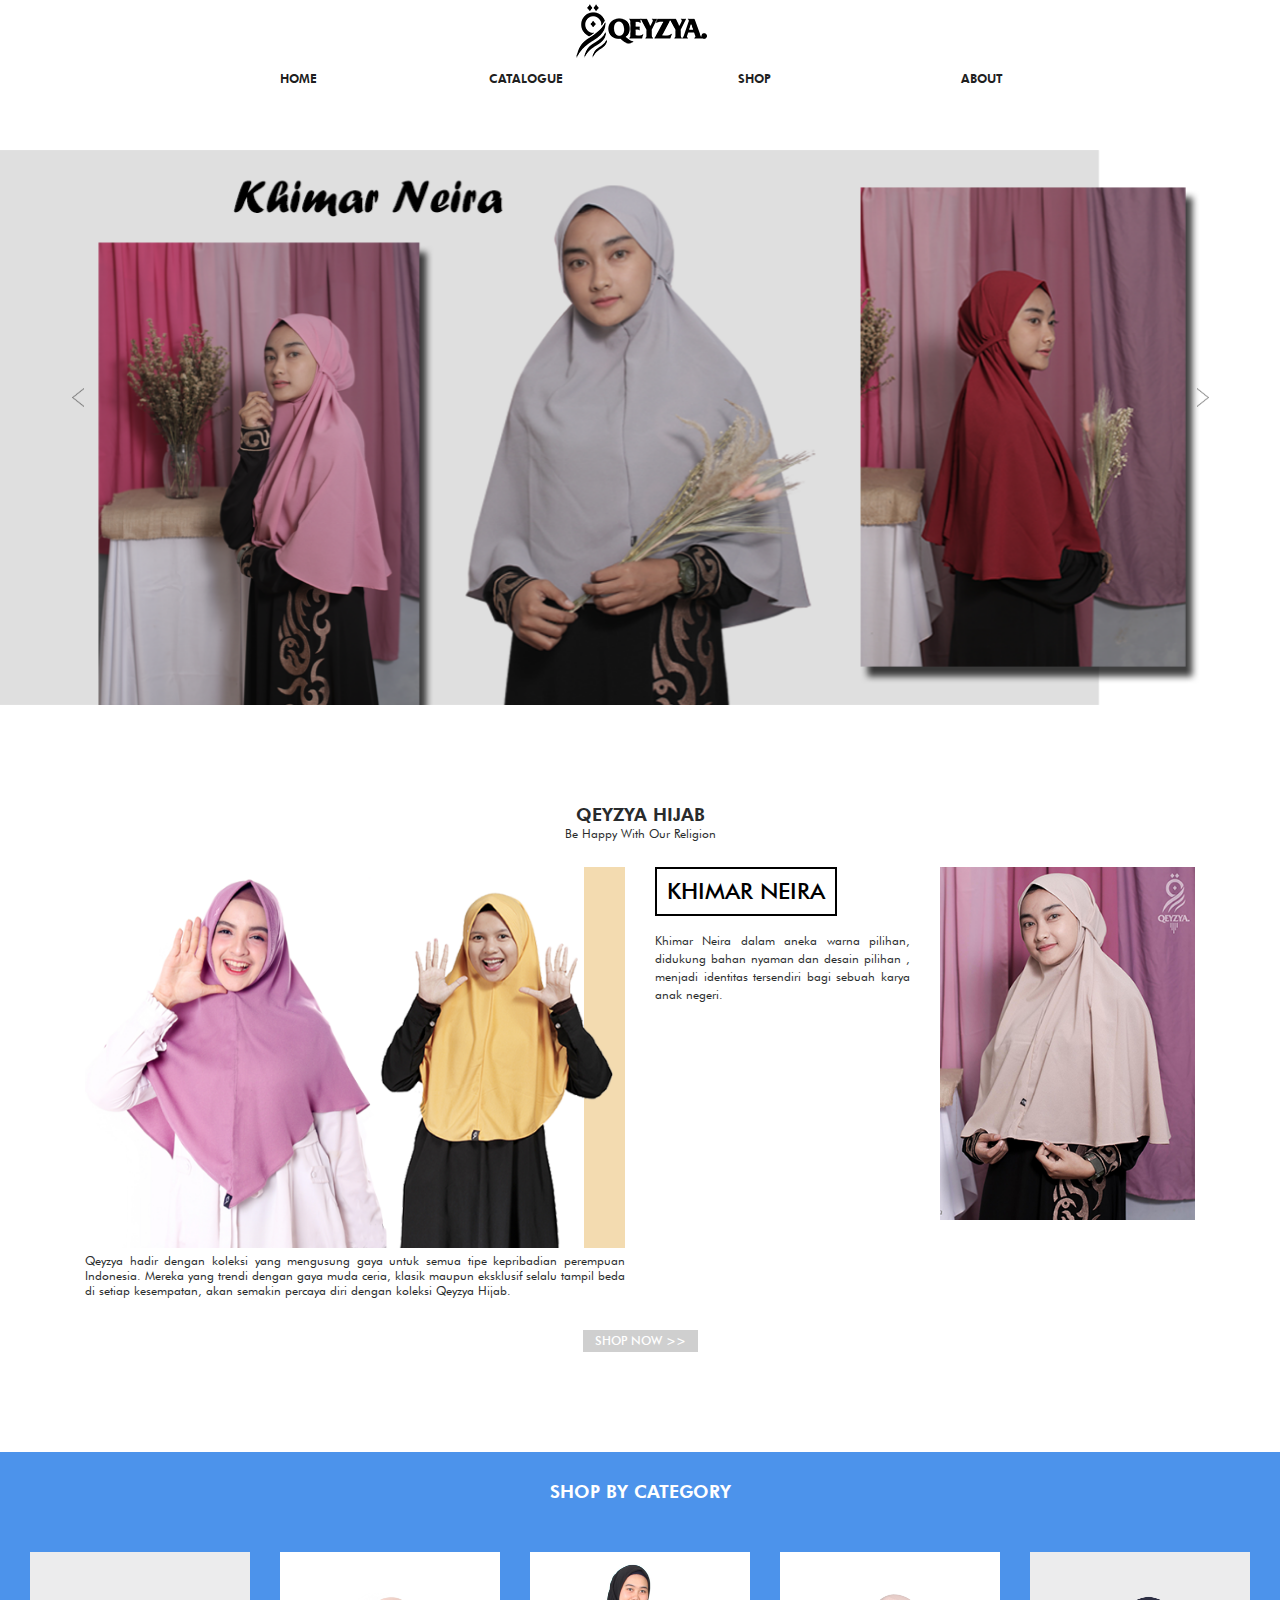
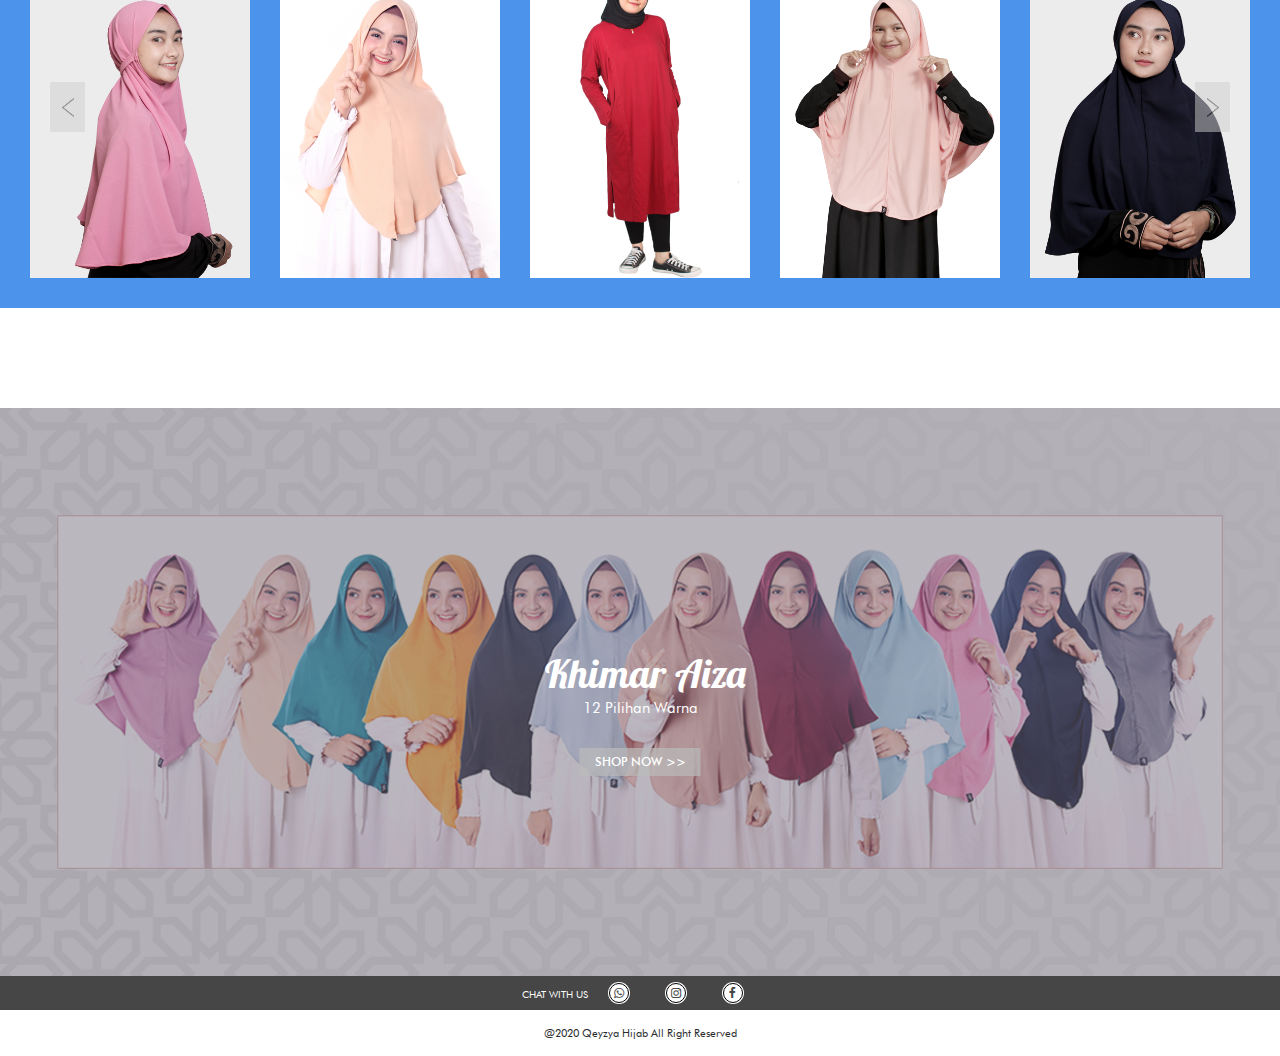
<file: index.html>
<!DOCTYPE html>
<html>
<head>
<title>QEYZYA HIJAB</title>
<link rel="shortcut icon" type="image/png" href="images/icon.png"/>
<meta name="viewport" content="width=device-width, initial-scale=1">
<meta http-equiv="Content-Type" content="text/html; charset=utf-8" />
<meta name="keywords" content="Qeyzya Hijab" />
<link href="css/bootstrap.min.css" rel="stylesheet" type="text/css"/>
<link href="font-awesome/css/font-awesome.min.css" rel="stylesheet" type="text/css"/>
<link href="css/fonts.css" rel="stylesheet" type="text/css"/>
<link href="css/style.css" rel="stylesheet" type="text/css"/>
<link href="css/owl.carousel.css" rel="stylesheet" type="text/css"/>
<link href="css/easydropdown.css" rel="stylesheet" type="text/css"/>
<link href="css/jquery.mCustomScrollbar.min.css" rel="stylesheet"  type="text/css">
</head>
<body>
	<div class="header">
		<div class="container">
			<div class="logo d-flex justify-content-center hidden-sm-down">
				<a href="index.html"><img src="images/logoqyz.png" alt=""></a>
			</div>
			<nav class="navbar navbar-toggleable-sm navbar-light">
				<button class="navbar-toggler navbar-toggler-left" id="sidebarCollapse">
					<span class="navbar-toggler-icon"></span>
				</button>
				<a class="navbar-brand mx-auto hidden-md-up" href="index.html"><img src="images/logoqyz.png" alt=""></a>
				<div class="navbar-collapse" id="sidebar">
					<span id="dismiss">
	                    <i class="fa fa-angle-left fa-2x"></i>
	                </span>
					<ul class="navbar-nav d-flex justify-content-center w-100">
						<li class="nav-item active">
							<a class="nav-link" href="index.html">HOME</a>
						</li>
						<li class="nav-item">
							<a class="nav-link" href="catalogue.html">CATALOGUE</a>
						</li>
						<li class="nav-item">
							<a class="nav-link" href="shop.html">SHOP</a>
						</li>
						<li class="nav-item">
							<a class="nav-link" href="about.html">ABOUT</a>
						</li>
					</ul>
				    <ul class="navbar-nav nav-sub hidden-md-up">
						<li class="nav-item active">
							<a class="nav-link" href="khimaraiza.html">BEST SELLER</a>
						</li>
						<li class="nav-item">
							<a class="nav-link" href="khimarneira.html">NEW IN</a>
						</li>
						<li class="nav-item">
							<a class="nav-link" href="bergoaisha.html">HIGH DISCOUNT</a>
						</li>
				    </ul>
					<ul class="navbar-nav nav-sub hidden-md-up">
							<li class="nav-item"><a class="nav-link2" href="https://wa.me/6285777827094">
							<i class="fa fa-whatsapp font-social-media" style="color: #000000"></i></a>
							</li>
							<li class="nav-item"><a class="nav-link2" href="https://www.instagram.com/qeyzyahijab">
							<i class="fa fa-instagram font-social-media" style="color: #000000"></i></a>
							</li>	
							<li class="nav-item"><a class="nav-link2" href="https://www.facebook.com/Qeyzyahijab">
							<i class="fa fa-facebook font-social-media" style="color: #000000"></i></a>
							</li>
					</ul>
			  	</div>
			</nav>
		</div>
	</div>
	<div id="content">
		<div class="main home">
			<div class="banner-top">
				<div id="banner" class="owl-carousel">
		            <div class="item">
		               <a href="khimarneira.html">
		                  <img class="img-fluid" src="images/bannerqyz.png" alt="" />
		               </a>
		            </div>
		            <div class="item">
		               <a href="bergoaisha.html">
		                  <img class="img-fluid" src="images/bannerqyz2.png" alt="" />
		               </a>
		            </div>
		            <div class="item">
		               <a href="nawaraloosetunik.html">
		                  <img class="img-fluid" src="images/bannerqyz3.png" alt="" />
		               </a>
		            </div>
		        </div>
			</div>
			<div class="banner-second text-center">
				<div class="container">
					<h2>QEYZYA HIJAB</h2>
					<p class="text-center">Be Happy With Our Religion </p>
					<div class="row r-main mt-4">
						<div class="col-sm-6">
							<img class="img-fluid" src="images/qyz3.png" alt="">
							<div class="content-img text-left">
							<p>Qeyzya hadir dengan koleksi yang mengusung gaya untuk semua tipe kepribadian perempuan Indonesia. Mereka yang trendi dengan gaya muda ceria, klasik maupun eksklusif selalu tampil beda di setiap kesempatan, akan semakin percaya diri dengan koleksi Qeyzya Hijab.</p>
							</div>
						</div>
						<div class="col-sm-6">
							<div class="row">
								<div class="info-banner-r col-6 text-left">
									<a href="khimarneira.html">KHIMAR NEIRA</a>
									<p class="mt-3">Khimar Neira dalam aneka warna pilihan, didukung bahan nyaman dan desain pilihan , menjadi identitas tersendiri bagi sebuah karya anak negeri. </p>
								</div>
								<div class="img-banner-r col-6">
									<img class="img-fluid" src="images/qyz4.png" alt="">
								</div>
							</div>
						</div>
					</div>
					<a href="shop.html" class="btn-shop">SHOP NOW >></a>
				</div>
			</div>
			<div class="shop-category">
				<h2 class="text-center">SHOP BY CATEGORY</h2>
				<div id="gridShop" class="owl-carousel">
					<div class="item">
		               <a href="khimarneira.html">
		                  <img class="img-fluid" src="images/shoping-1a.png" alt="" />
		               </a>
		               <span>Khimar Neira</span>
		            </div>
		            <div class="item">
		               <a href="khimaraiza.html">
		                  <img class="img-fluid" src="images/shoping-2.png" alt="" />
		               </a>
		               <span>Khimar Aiza</span>
		            </div>
		            <div class="tuniknawara.html">
		               <a href="#">
		                  <img class="img-fluid" src="images/shoping-4.png" alt="" />
		               </a>
		               <span>Nawara Loose Tunik</span>
		            </div>
		            <div class="item">
		               <a href="bergoaisha.html">
		                  <img class="img-fluid" src="images/shoping-3.png" alt="" />
		               </a>
		               <span>Bergo Aisha</span>
		            </div>
		            <div class="item">
		               <a href="khimarneira.html">
		                  <img class="img-fluid" src="images/shoping-5.png" alt="" />
		               </a>
		               <div class="overlay">
		               	<span>Khimar Neira</span>
		               </div>
		            </div>
		            <div class="item">
		               <a href="khimaraiza.html">
		                  <img class="img-fluid" src="images/shoping-6.png" alt="" />
		               </a>
		               <span>Khimar Aiza</span>
		            </div>
		            <div class="item">
		               <a href="tuniknawara.html">
		                  <img class="img-fluid" src="images/shoping-7.png" alt="" />
		               </a>
		               <span>Nawara Loose Tunik</span>
		            </div>
		            <div class="item">
		               <a href="bergoaisha.html">
		                  <img class="img-fluid" src="images/shoping-8.png" alt="" />
		               </a>
		               <span>Bergo Aisha</span>
		            </div>

				</div>
			</div>

			<div class="banner-bottom">
				<img class="img-fluid" src="images/bbqyz-2.png" alt="">
				<div class="content-bb text-center">
					<h1><br> <span>Khimar Aiza</span></h1>
					<h5>12 Pilihan Warna</h5>
					<a class="btn-shop btn-b" href="shop-detail-khimaraiza.html">SHOP NOW >></a>
				</div>
			</div>
		</div>
		<footer>
			<div class="follow-us text-center">
				<div>CHAT WITH US</div>
				<ul class="sosmed">
					<li><a href="https://wa.me/6285777827094"><span class="icon-whatsapp"></span></a></li>
					<li><a href="https://www.instagram.com/qeyzyahijab"><span class="icon-instagram"></span></a></li>
					<li><a href="https://www.facebook.com/Qeyzyahijab"><span class="icon-facebook"></span></a></li>
				</ul>
			</div>
			
			<div class="copyright">
				@2020 Qeyzya Hijab All Right Reserved
			</div>
		</footer>
	</div>
	<div class="overlay"></div>
	
<!-- js -->
<script src="js/jquery.js" type="text/javascript"></script>
<script src="js/bootstrap.min.js" type="text/javascript"></script>
<script src="js/dropdown-menu.js" type="text/javascript"></script>
<script src="js/jquery.easydropdown.min.js" type="text/javascript"></script>
<script src="js/owl.carousel.min.js" type="text/javascript"></script>
<script src="js/jquery.mCustomScrollbar.concat.min.js" type="text/javascript"></script>
<script src="js/script.js" type="text/javascript"></script>
</html>
</file>
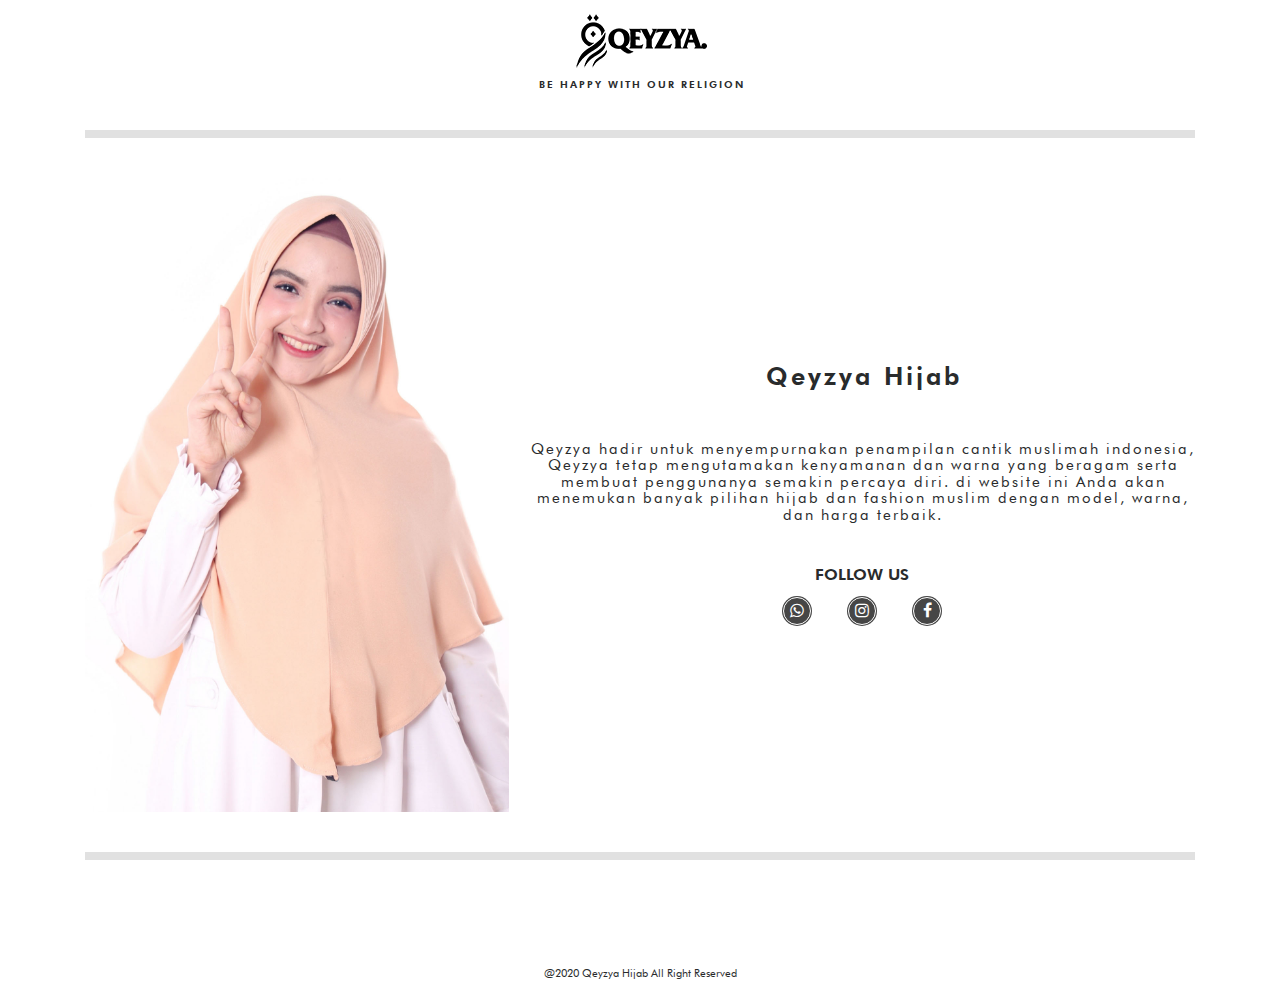
<file: about.html>
<!DOCTYPE html>
<html>
<head>
<title>ABOUT US</title>
<link rel="shortcut icon" type="image/png" href="images/icon.png"/>
<meta name="viewport" content="width=device-width, initial-scale=1">
<meta http-equiv="Content-Type" content="text/html; charset=utf-8" />
<meta name="keywords" content="Qeyzya Hijab" />
<link href="css/bootstrap.min.css" rel="stylesheet" type="text/css"/>
<link href="font-awesome/css/font-awesome.min.css" rel="stylesheet" type="text/css"/>
<link href="css/fonts.css" rel="stylesheet" type="text/css"/>
<link href="css/style.css" rel="stylesheet" type="text/css"/>
<link href="css/owl.carousel.css" rel="stylesheet" type="text/css"/>
</head>
<body>
	<div class="header head-mag no-fixed">
		<div class="container">

			<nav class="navbar navbar-toggleable-sm navbar-light hidden-md-up">
				<button class="navbar-toggler navbar-toggler-left" id="sidebarCollapse">
					<span class="navbar-toggler-icon"></span>
				</button>
				<a class="navbar-brand mx-auto hidden-md-up" href="index.html">
					<div class="logo-mag text-center">
						<a href="index.html"><img src="images/logoqyz.png" alt=""></a>
						<h5>BE HAPPY WITH OUR RELIGION</h5>
					</div>
				</a>
				<div class="navbar-collapse" id="sidebar">
					<span id="dismiss">
	                    <i class="fa fa-angle-left fa-2x"></i>
	                </span>

					<ul class="navbar-nav d-flex justify-content-center w-100">
						<li class="nav-item active">
							<a class="nav-link" href="index.html">HOME</a>
						</li>
						<li class="nav-item">
							<a class="nav-link" href="catalogue.html">CATALOGUE</a>
						</li>
						<li class="nav-item">
							<a class="nav-link" href="shop.html">SHOP</a>
						</li>
						<li class="nav-item">
							<a class="nav-link" href="about.html">ABOUT</a>
						</li>
					</ul>
				    <ul class="navbar-nav nav-sub hidden-md-up">
						<li class="nav-item active">
							<a class="nav-link" href="khimaraiza.html">BEST SELLER</a>
						</li>
						<li class="nav-item">
							<a class="nav-link" href="khimarneira.html">NEW IN</a>
						</li>
						<li class="nav-item">
							<a class="nav-link" href="bergoaisha.html">HIGH DISCOUNT</a>
						</li>
				    </ul>
					<ul class="navbar-nav nav-sub hidden-md-up">
							<li class="nav-item"><a class="nav-link2" href="https://wa.me/6285777827094">
							<i class="fa fa-whatsapp font-social-media" style="color: #000000"></i></a>
							</li>
							<li class="nav-item"><a class="nav-link2" href="https://www.instagram.com/qeyzyahijab">
							<i class="fa fa-instagram font-social-media" style="color: #000000"></i></a>
							</li>	
							<li class="nav-item"><a class="nav-link2" href="https://www.facebook.com/Qeyzyahijab">
							<i class="fa fa-facebook font-social-media" style="color: #000000"></i></a>
							</li>
					</ul>
			  	</div>
			</nav>
			<div class="logo-mag text-center hidden-sm-down">
				<a href="index.html"><img src="images/logoqyz.png" alt=""></a>
				<h5>BE HAPPY WITH OUR RELIGION</h5>
			</div>
		</div>
	</div>
	<div id="content" class="cont-mag">
		<div class="main content-mag">
			<div class="container">
					<div class="separator-mag"></div>
					<div class="img-mag">
						<img class="img-fluid" src="images/about1.jpg" alt="">
					</div>
					<div class="mag-info text-center">
						<h3>Qeyzya Hijab</h3>
						<h5>Qeyzya hadir untuk menyempurnakan penampilan cantik muslimah indonesia, Qeyzya tetap mengutamakan kenyamanan dan warna yang beragam serta membuat penggunanya semakin percaya diri. di website ini Anda akan menemukan banyak pilihan hijab dan fashion muslim dengan model, warna, dan harga terbaik.</h5>
						<div class="share">
							<div class="mb-2">FOLLOW US</div>
							<ul class="sosmed sosmed-large">
								<li><a href="https://wa.me/6285777827094"><span class="icon-whatsapp"></span></a></li>
								<li><a href="https://www.instagram.com/qeyzyahijab"><span class="icon-instagram"></span></a></li>
								<li><a href="https://www.facebook.com/Qeyzyahijab"><span class="icon-facebook"></span></a></li>
							</ul>
							
						</div>
					</div>
					<div class="separator-mag"></div>
			</div>
		</div>
			<footer>
			<div class="copyright">
				@2020 Qeyzya Hijab All Right Reserved
			</div>
		</footer>
	</div>
	<div class="overlay"></div>
<!-- js -->
<script src="js/jquery.js"></script>
<script src="js/bootstrap.min.js" type="text/javascript"></script>
<script src="js/dropdown-menu.js" type="text/javascript"></script>
<script src="js/owl.carousel.min.js" type="text/javascript"></script>
<script src="js/script.js" type="text/javascript"></script>
</body>
</html>
</file>
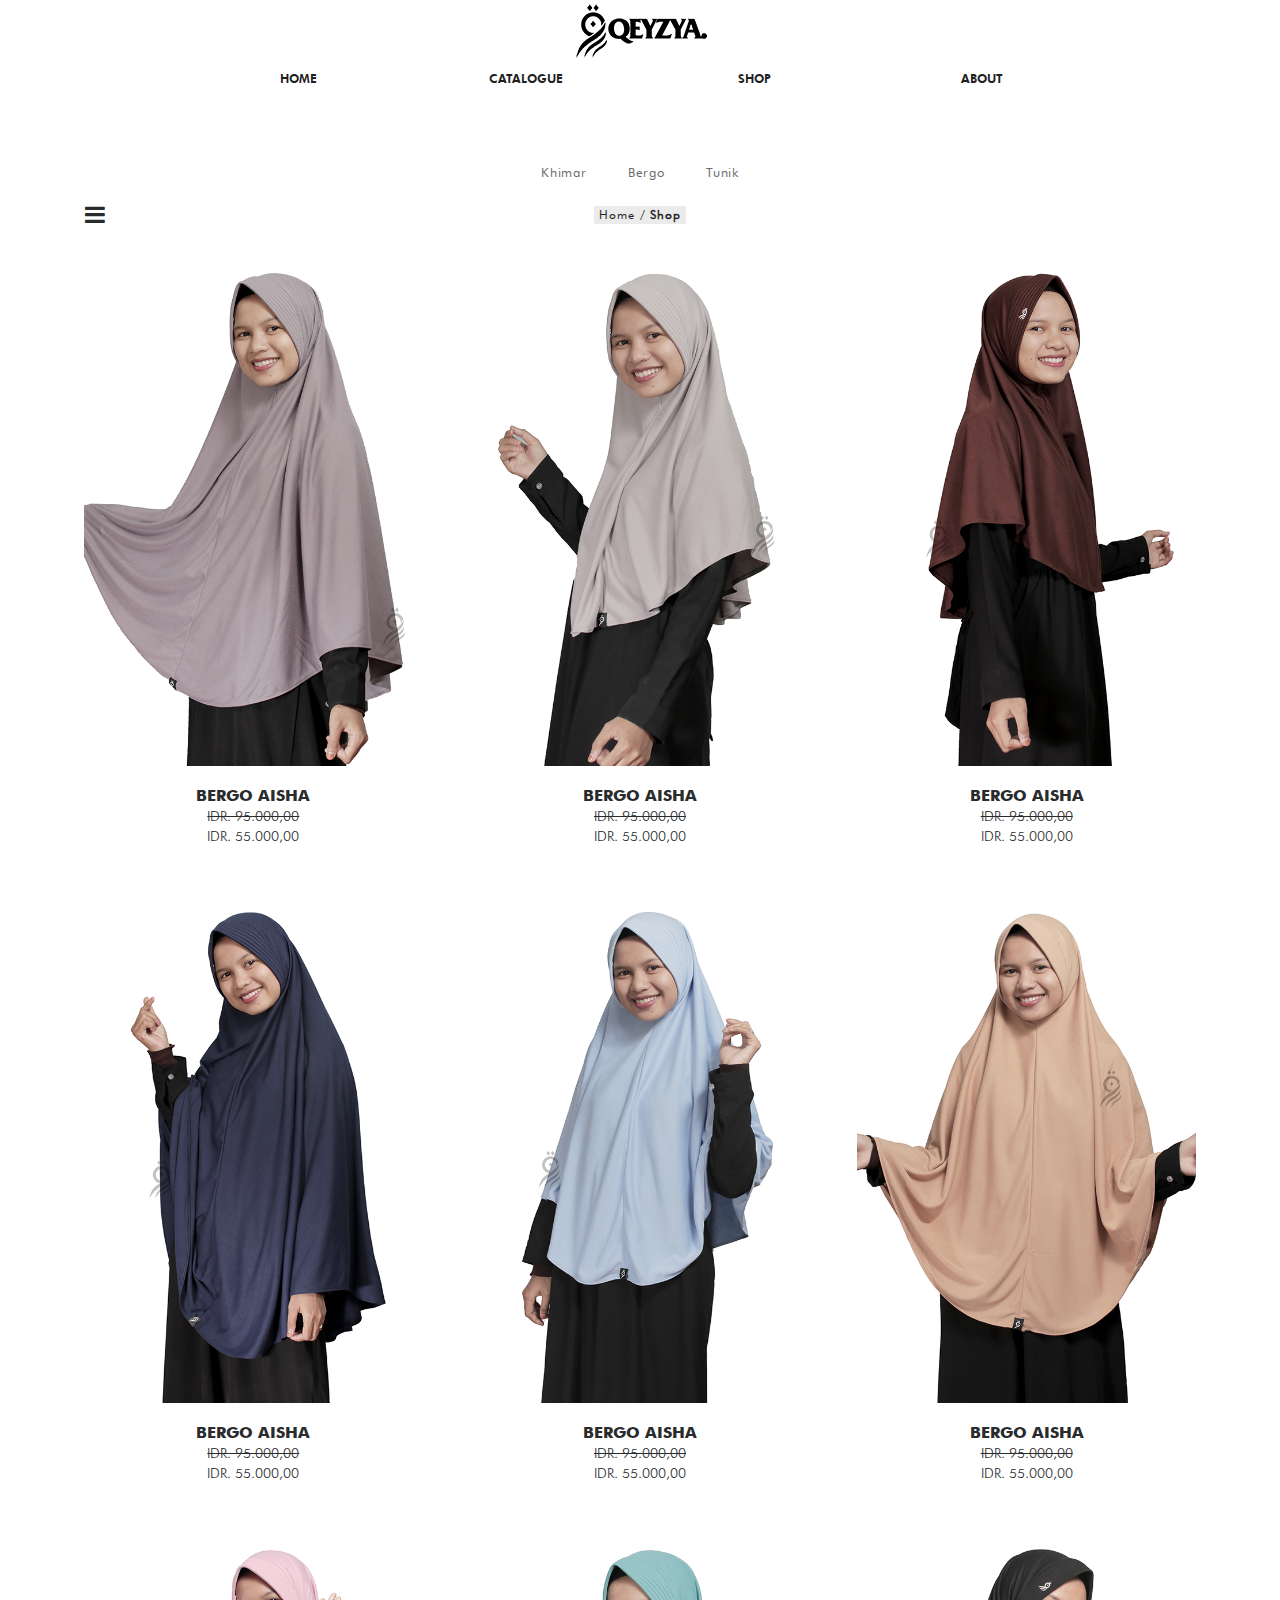
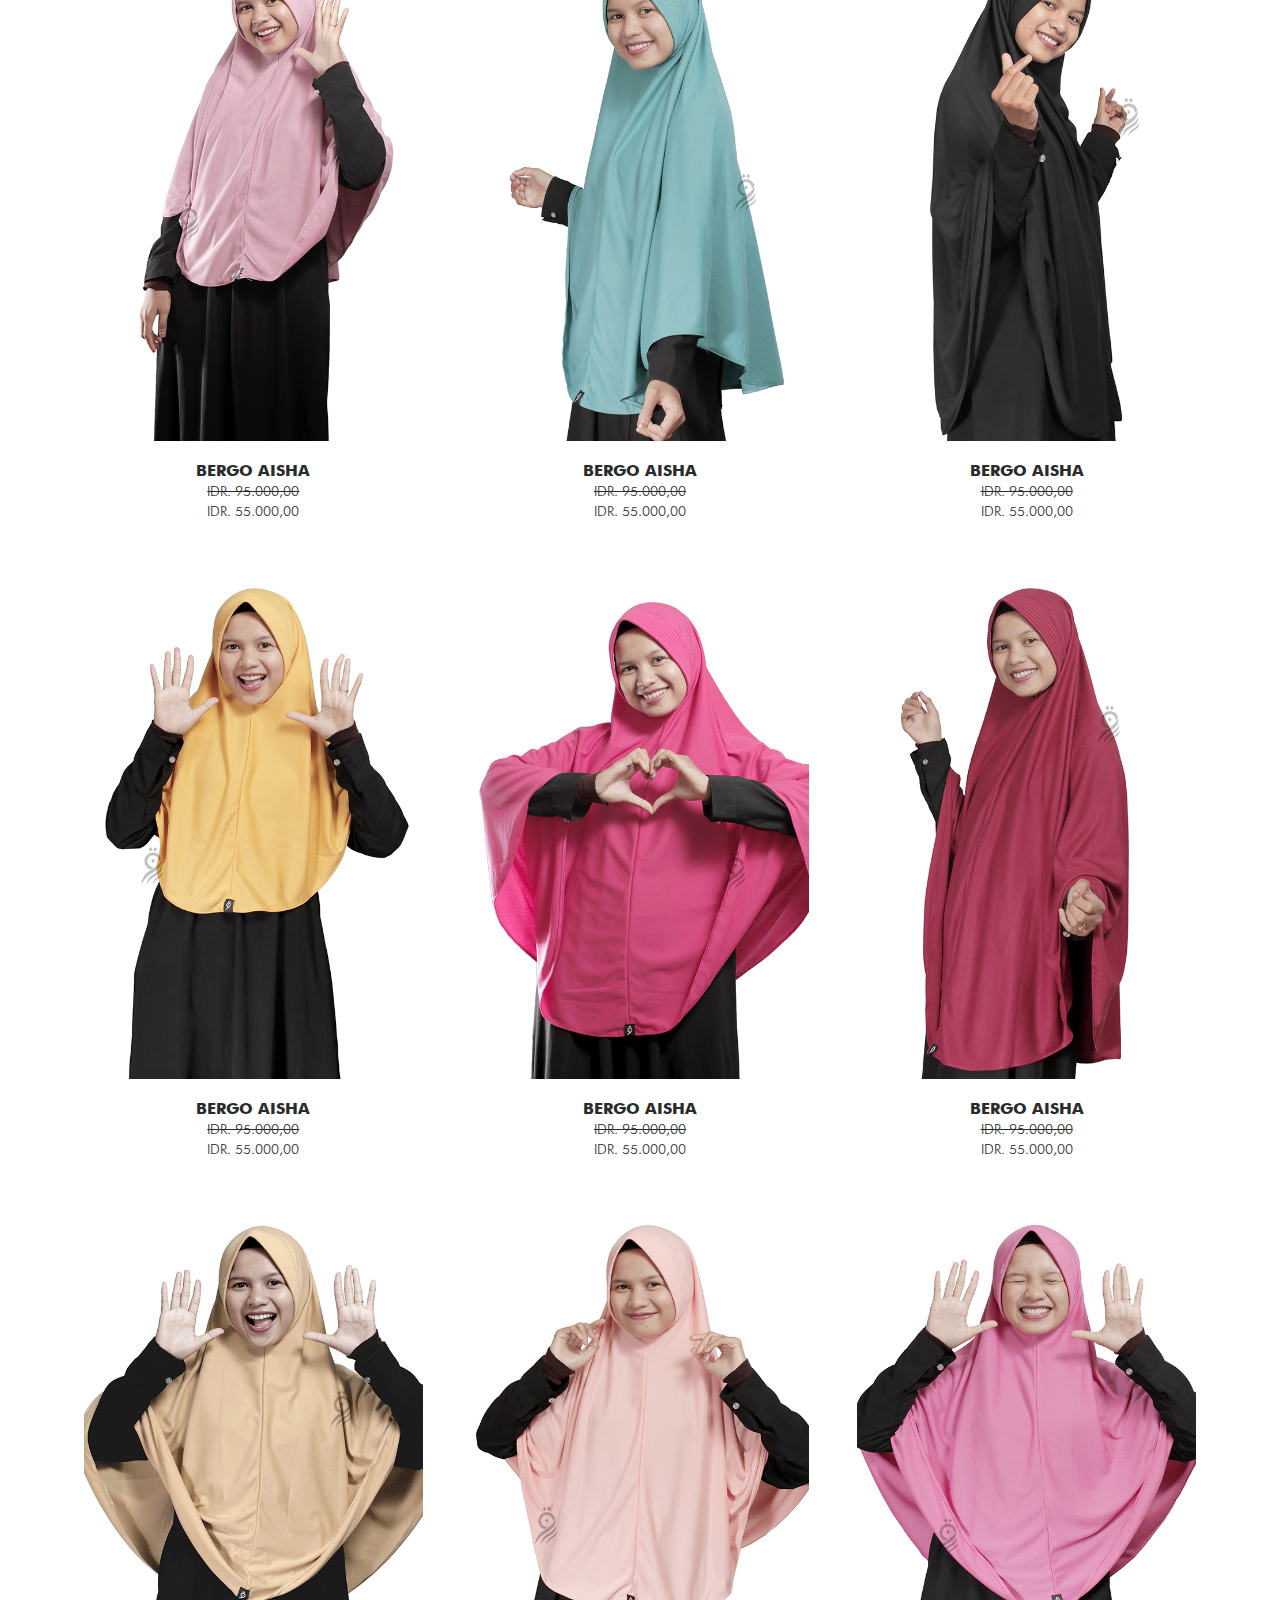
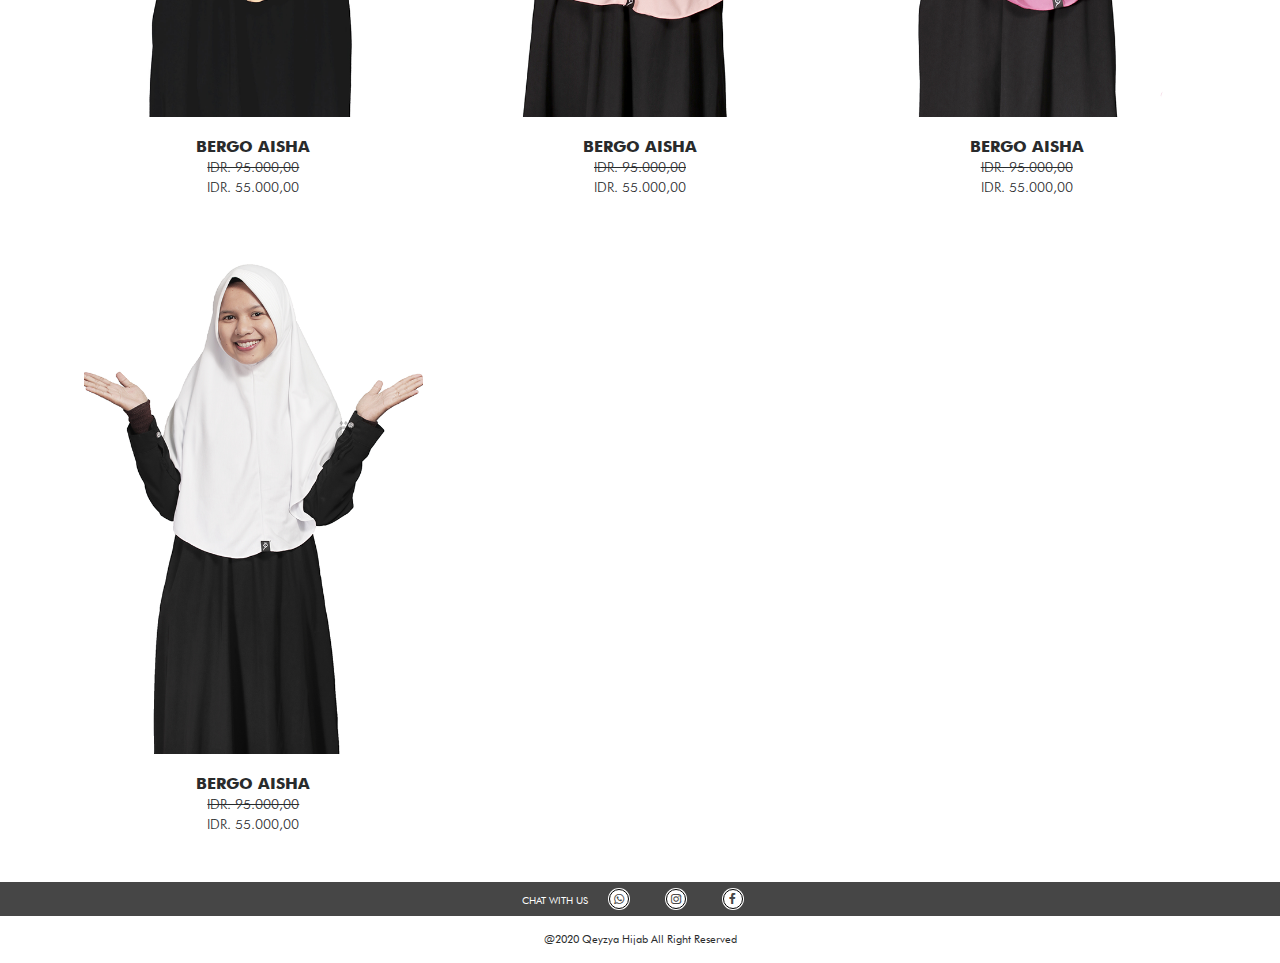
<file: bergoaisha.html>
<!DOCTYPE html>
<html>
<head>
<title>BERGO AISHA</title>
<link rel="shortcut icon" type="image/png" href="images/icon.png"/>
<meta name="viewport" content="width=device-width, initial-scale=1">
<meta http-equiv="Content-Type" content="text/html; charset=utf-8" />
<meta name="keywords" content="Qeyzya Hijab" />
<link href="css/bootstrap.min.css" rel="stylesheet" type="text/css"/>
<link href="font-awesome/css/font-awesome.min.css" rel="stylesheet" type="text/css"/>
<link href="css/fonts.css" rel="stylesheet" type="text/css"/>
<link href="css/style.css" rel="stylesheet" type="text/css"/>
<link href="css/owl.carousel.css" rel="stylesheet" type="text/css"/>
</head>
<body>
<div class="header">
		<div class="container">
			<div class="logo d-flex justify-content-center hidden-sm-down">
				<a href="index.html"><img src="images/logoqyz.png" alt=""></a>
			</div>
			<nav class="navbar navbar-toggleable-sm navbar-light">
				<button class="navbar-toggler navbar-toggler-left" id="sidebarCollapse">
					<span class="navbar-toggler-icon"></span>
				</button>
				<a class="navbar-brand mx-auto hidden-md-up" href="index.html"><img src="images/logoqyz.png" alt=""></a>
				<div class="navbar-collapse" id="sidebar">
					<span id="dismiss">
	                    <i class="fa fa-angle-left fa-2x"></i>
	                </span>
					<ul class="navbar-nav d-flex justify-content-center w-100">
						<li class="nav-item active">
							<a class="nav-link" href="index.html">HOME</a>
						</li>
						<li class="nav-item">
							<a class="nav-link" href="catalogue.html">CATALOGUE</a>
						</li>
						<li class="nav-item">
							<a class="nav-link" href="shop.html">SHOP</a>
						</li>
						<li class="nav-item">
							<a class="nav-link" href="about.html">ABOUT</a>
						</li>
					</ul>
				    <ul class="navbar-nav nav-sub hidden-md-up">
						<li class="nav-item active">
							<a class="nav-link" href="khimaraiza.html">BEST SELLER</a>
						</li>
						<li class="nav-item">
							<a class="nav-link" href="khimarneira.html">NEW IN</a>
						</li>
						<li class="nav-item">
							<a class="nav-link" href="bergoaisha.html">HIGH DISCOUNT</a>
						</li>
				    </ul>
					<ul class="navbar-nav nav-sub hidden-md-up">
							<li class="nav-item"><a class="nav-link2" href="https://wa.me/6285777827094">
							<i class="fa fa-whatsapp font-social-media" style="color: #000000"></i></a>
							</li>
							<li class="nav-item"><a class="nav-link2" href="https://www.instagram.com/qeyzyahijab">
							<i class="fa fa-instagram font-social-media" style="color: #000000"></i></a>
							</li>	
							<li class="nav-item"><a class="nav-link2" href="https://www.facebook.com/Qeyzyahijab">
							<i class="fa fa-facebook font-social-media" style="color: #000000"></i></a>
							</li>
					</ul>
			  	</div>
			</nav>
		</div>
	</div>
	<div id="content">
		<div class="main">
			<div class="container">
				<div class="shop">
					<div class="product-linkwrap hidden-sm-down">
						<div class="product-link">
							<a href="">Khimar</a>
							<div class="product-link-sub text-center">
								<a href="khimarneira.html">Neira</a>
								<a href="khimaraiza.html">Aiza</a>
							</div>
						</div>
						<div class="product-link">
							<a href="">Bergo</a>
							<div class="product-link-sub text-center">
								<a href="bergoaisha.html">Aisha</a>
							</div>
						</div>
						<div class="product-link">
							<a href="">Tunik</a>
							<div class="product-link-sub text-center">
								<a href="nawaraloosetunik.html">Nawara</a>
							</div>
						</div>
					</div>
					<div class="product-nav mt-3">
						<div class="product-humburger">
							<span class="navbar-bars"><i class="fa fa-bars fa-lg" aria-hidden="true"></i></span>
						</div>
						<div class="breadcrumb-xaya bread-shop text-center">
							<span>
								<a href="index.html">Home</a> /
								<b>Shop</b>
							</span>
						</div>
						<div class="product-pagination clearfix">
							<div class="product-sort hidden-md-up">
								<a href="#">Categories <i class="fa fa-angle-down" aria-hidden="true"></i></a>
								<div class="product-sort-sub text-center">
									<a href="khimarneira.html">Khimar Neira</a>
									<a href="khimaraiza.html">Khimar Aiza</a>
									<a href="bergoaisha.html">Bergo Aisha</a>
									<a href="nawaraloosetunik.html">Tunik Nawara</a>
								</div>
							</div>

						</div>
					</div>
					<div class="xaya-grids clearfix">
						<div class="grids-left">
								<div class="categories-menu">
									<h3>Categories</h3>
									<ul>
										<li><a href="khimarneira.html">Khimar Neira</a></li>
										<li><a href="khimaraiza.html">Khimar Aiza</a></li>
										<li><a href="bergoaisha.html">Bergo Aisha</a></li>
										<li><a href="nawaraloosetunik.html">Tunik Nawara</a></li>
									</ul>
								</div>
						</div>
						
						
						<div class="grids-right">
								<div class="row">
									
									<div class="col-6 col-sm-4 mb-5 px-4">
										<div class="hijab-right text-center">
											<a href="shop-detail-bergoaisha.html">
												<div class="hijab-wrapper">
													<img class="img-fluid" src="images/aisha2.png" alt="" title="Lihat Detail">
												</div>
											</a>
											<h5>BERGO AISHA</h5>
											<p>IDR. 95.000,00</p>
											<p>IDR. 55.000,00</p>
										</div>
									</div>
									<div class="col-6 col-sm-4 mb-5 px-4">
										<div class="hijab-right text-center">
											<a href="shop-detail-bergoaisha.html">
												<div class="hijab-wrapper">
													<img class="img-fluid" src="images/aisha1.png" alt="" title="Lihat Detail">
												</div>
											</a>
											<h5>BERGO AISHA</h5>
											<p>IDR. 95.000,00</p>
											<p>IDR. 55.000,00</p>
										</div>
									</div>									
									<div class="col-6 col-sm-4 mb-5 px-4">
										<div class="hijab-right text-center">
											<a href="shop-detail-bergoaisha.html">
												<div class="hijab-wrapper">
													<img class="img-fluid" src="images/aisha5.png" alt="" title="Lihat Detail">
												</div>
											</a>
											<h5>BERGO AISHA</h5>
											<p>IDR. 95.000,00</p>
											<p>IDR. 55.000,00</p>
										</div>
									</div>									
									<div class="col-6 col-sm-4 mb-5 px-4">
										<div class="hijab-right text-center">
											<a href="shop-detail-bergoaisha.html">
												<div class="hijab-wrapper">
													<img class="img-fluid" src="images/aisha4.png" alt="" title="Lihat Detail">
												</div>
											</a>
											<h5>BERGO AISHA</h5>
											<p>IDR. 95.000,00</p>
											<p>IDR. 55.000,00</p>
										</div>
									</div>
									<div class="col-6 col-sm-4 mb-5 px-4">
										<div class="hijab-right text-center">
											<a href="shop-detail-bergoaisha.html">
												<div class="hijab-wrapper">
													<img class="img-fluid" src="images/aisha3.png" alt="" title="Lihat Detail">
												</div>
											</a>
											<h5>BERGO AISHA</h5>
											<p>IDR. 95.000,00</p>
											<p>IDR. 55.000,00</p>
										</div>
									</div>
									<div class="col-6 col-sm-4 mb-5 px-4">
										<div class="hijab-right text-center">
											<a href="shop-detail-bergoaisha.html">
												<div class="hijab-wrapper">
													<img class="img-fluid" src="images/aisha6.png" alt="" title="Lihat Detail">
												</div>
											</a>
											<h5>BERGO AISHA</h5>
											<p>IDR. 95.000,00</p>
											<p>IDR. 55.000,00</p>
										</div>
									</div>
									<div class="col-6 col-sm-4 mb-5 px-4">
										<div class="hijab-right text-center">
											<a href="shop-detail-bergoaisha.html">
												<div class="hijab-wrapper">
													<img class="img-fluid" src="images/aisha7.png" alt="" title="Lihat Detail">
												</div>
											</a>
											<h5>BERGO AISHA</h5>
											<p>IDR. 95.000,00</p>
											<p>IDR. 55.000,00</p>
										</div>
									</div>
									<div class="col-6 col-sm-4 mb-5 px-4">
										<div class="hijab-right text-center">
											<a href="shop-detail-bergoaisha.html">
												<div class="hijab-wrapper">
													<img class="img-fluid" src="images/aisha8.png" alt="" title="Lihat Detail">
												</div>
											</a>
											<h5>BERGO AISHA</h5>
											<p>IDR. 95.000,00</p>
											<p>IDR. 55.000,00</p>
										</div>
									</div>
									<div class="col-6 col-sm-4 mb-5 px-4">
										<div class="hijab-right text-center">
											<a href="shop-detail-bergoaisha.html">
												<div class="hijab-wrapper">
													<img class="img-fluid" src="images/aisha9.png" alt="" title="Lihat Detail">
												</div>
											</a>
											<h5>BERGO AISHA</h5>
											<p>IDR. 95.000,00</p>
											<p>IDR. 55.000,00</p>
										</div>
									</div>
									<div class="col-6 col-sm-4 mb-5 px-4">
										<div class="hijab-right text-center">
											<a href="shop-detail-bergoaisha.html">
												<div class="hijab-wrapper">
													<img class="img-fluid" src="images/aisha10.png" alt="" title="Lihat Detail">
												</div>
											</a>
											<h5>BERGO AISHA</h5>
											<p>IDR. 95.000,00</p>
											<p>IDR. 55.000,00</p>
										</div>
									</div>
									<div class="col-6 col-sm-4 mb-5 px-4">
										<div class="hijab-right text-center">
											<a href="shop-detail-bergoaisha.html">
												<div class="hijab-wrapper">
													<img class="img-fluid" src="images/aisha11.png" alt="" title="Lihat Detail">
												</div>
											</a>
											<h5>BERGO AISHA</h5>
											<p>IDR. 95.000,00</p>
											<p>IDR. 55.000,00</p>
										</div>
									</div>									
									<div class="col-6 col-sm-4 mb-5 px-4">
										<div class="hijab-right text-center">
											<a href="shop-detail-bergoaisha.html">
												<div class="hijab-wrapper">
													<img class="img-fluid" src="images/aisha12.png" alt="" title="Lihat Detail">
												</div>
											</a>
											<h5>BERGO AISHA</h5>
											<p>IDR. 95.000,00</p>
											<p>IDR. 55.000,00</p>
										</div>
									</div>
									<div class="col-6 col-sm-4 mb-5 px-4">
										<div class="hijab-right text-center">
											<a href="shop-detail-bergoaisha.html">
												<div class="hijab-wrapper">
													<img class="img-fluid" src="images/aisha13.png" alt="" title="Lihat Detail">
												</div>
											</a>
											<h5>BERGO AISHA</h5>
											<p>IDR. 95.000,00</p>
											<p>IDR. 55.000,00</p>
										</div>
									</div>
									<div class="col-6 col-sm-4 mb-5 px-4">
										<div class="hijab-right text-center">
											<a href="shop-detail-bergoaisha.html">
												<div class="hijab-wrapper">
													<img class="img-fluid" src="images/aisha14.png" alt="" title="Lihat Detail">
												</div>
											</a>
											<h5>BERGO AISHA</h5>
											<p>IDR. 95.000,00</p>
											<p>IDR. 55.000,00</p>
										</div>
									</div>
									<div class="col-6 col-sm-4 mb-5 px-4">
										<div class="hijab-right text-center">
											<a href="shop-detail-bergoaisha.html">
												<div class="hijab-wrapper">
													<img class="img-fluid" src="images/aisha15.png" alt="" title="Lihat Detail">
												</div>
											</a>
											<h5>BERGO AISHA</h5>
											<p>IDR. 95.000,00</p>
											<p>IDR. 55.000,00</p>
										</div>
									</div>
									<div class="col-6 col-sm-4 mb-5 px-4">
										<div class="hijab-right text-center">
											<a href="shop-detail-bergoaisha.html">
												<div class="hijab-wrapper">
													<img class="img-fluid" src="images/aisha16.png" alt="" title="Lihat Detail">
												</div>
											</a>
											<h5>BERGO AISHA</h5>
											<p>IDR. 95.000,00</p>
											<p>IDR. 55.000,00</p>
										</div>
									</div>
									

									
								</div>
						</div>
					</div>
				</div>
			</div>
		</div>
				<footer>
			<div class="follow-us text-center">
				<div>CHAT WITH US</div>
				<ul class="sosmed">
					<li><a href="https://wa.me/6285777827094"><span class="icon-whatsapp"></span></a></li>
					<li><a href="https://www.instagram.com/qeyzyahijab"><span class="icon-instagram"></span></a></li>
					<li><a href="https://www.facebook.com/Qeyzyahijab"><span class="icon-facebook"></span></a></li>
				</ul>
			</div>
			
			<div class="copyright">
				@2020 Qeyzya Hijab All Right Reserved
			</div>
		</footer>
	</div>
	<div class="overlay"></div>
<!-- js -->
<script src="js/jquery.js"></script>
<script src="js/bootstrap.min.js" type="text/javascript"></script>
<script src="js/dropdown-menu.js" type="text/javascript"></script>
<script src="js/owl.carousel.min.js" type="text/javascript"></script>
<script src="js/script.js" type="text/javascript"></script>
</body>
</html>
</file>
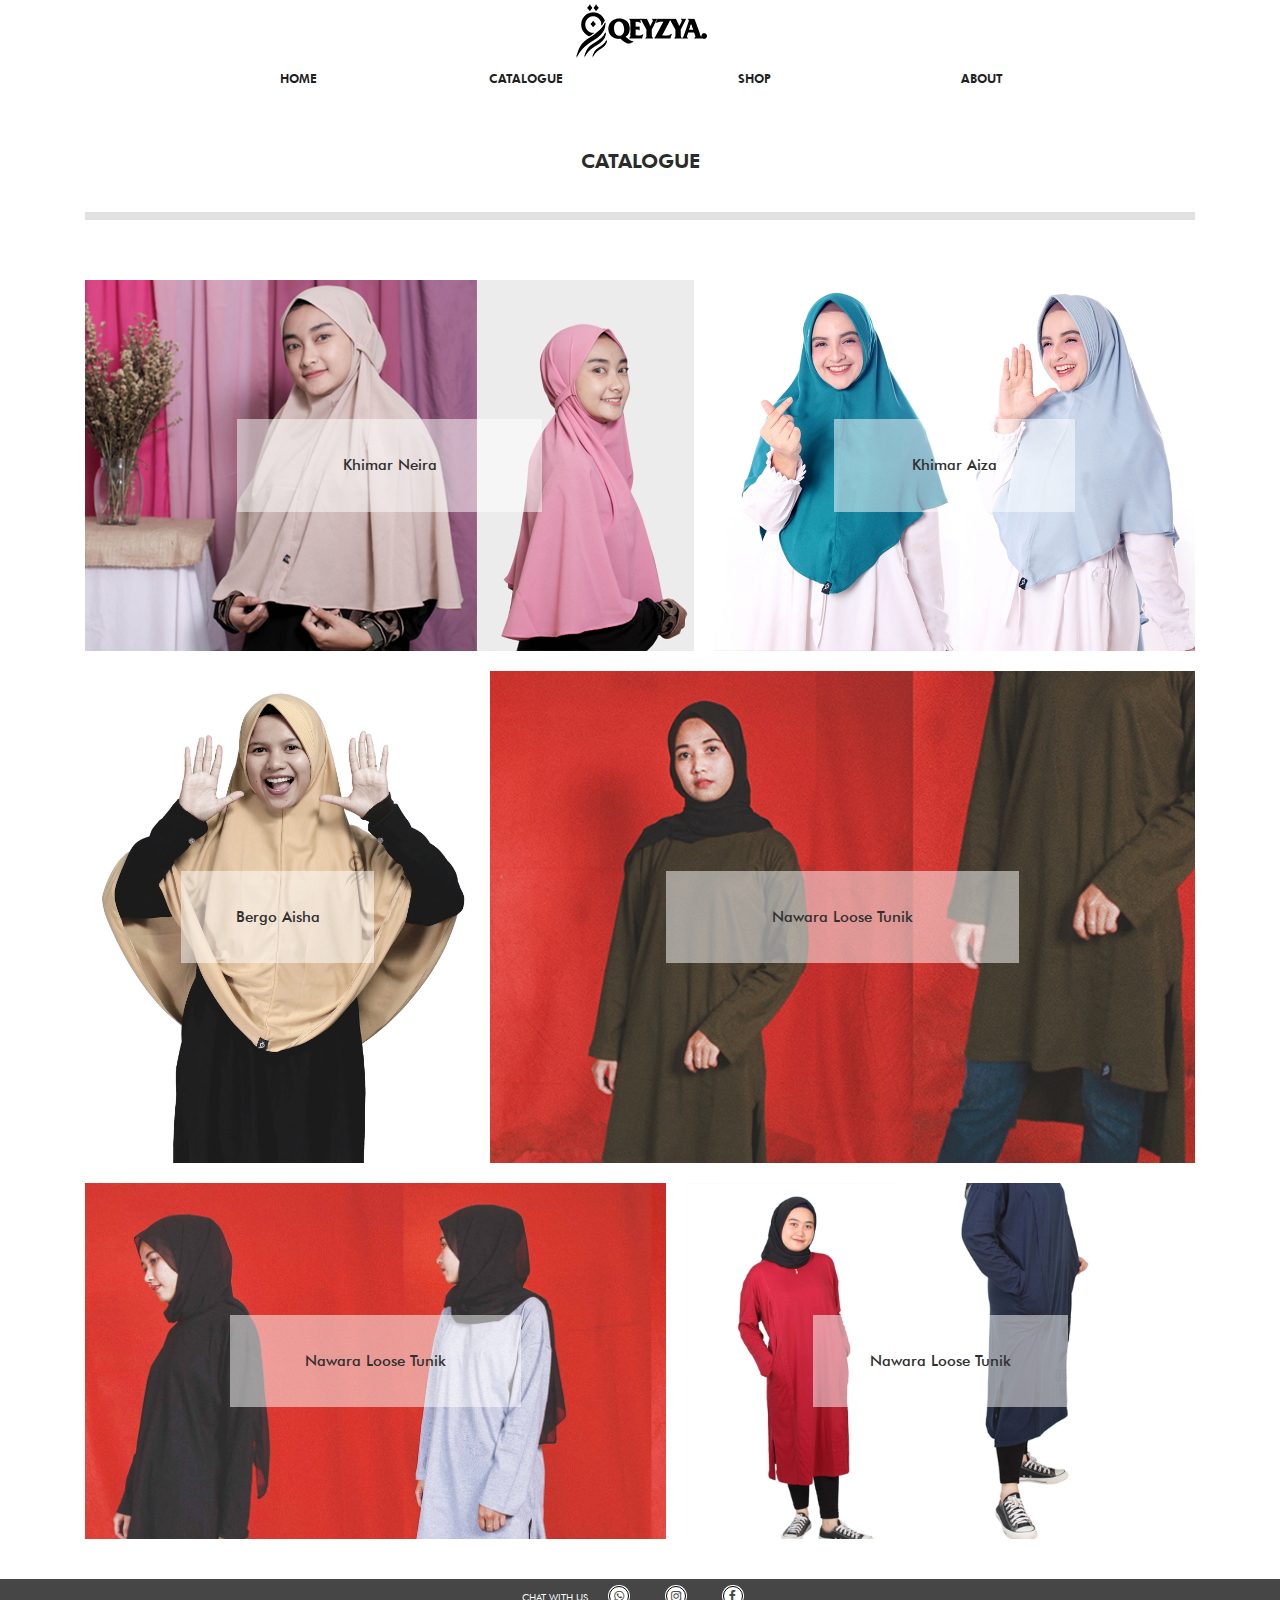
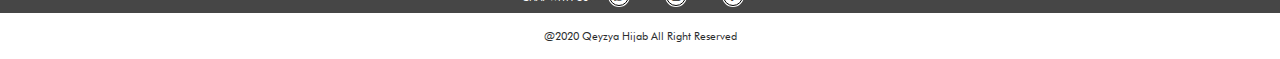
<file: catalogue.html>
<!DOCTYPE html>
<html>
<head>
<title>QEYZYA CATALOGUE</title>
<link rel="shortcut icon" type="image/png" href="images/icon.png"/>
<meta name="viewport" content="width=device-width, initial-scale=1">
<meta http-equiv="Content-Type" content="text/html; charset=utf-8" />
<meta name="keywords" content="Qeyzya Hijab" />
<link href="css/bootstrap.min.css" rel="stylesheet" type="text/css"/>
<link href="font-awesome/css/font-awesome.min.css" rel="stylesheet" type="text/css"/>
<link href="css/fonts.css" rel="stylesheet" type="text/css"/>
<link href="css/style.css" rel="stylesheet" type="text/css"/>
<link href="css/owl.carousel.css" rel="stylesheet" type="text/css"/>
<link href="css/justifiedGallery.min.css" rel="stylesheet"  type="text/css">
</head>
<body>
		<div class="header">
		<div class="container">
			<div class="logo d-flex justify-content-center hidden-sm-down">
				<a href="index.html"><img src="images/logoqyz.png" alt=""></a>
			</div>
			<nav class="navbar navbar-toggleable-sm navbar-light">
				<button class="navbar-toggler navbar-toggler-left" id="sidebarCollapse">
					<span class="navbar-toggler-icon"></span>
				</button>
				<a class="navbar-brand mx-auto hidden-md-up" href="index.html"><img src="images/logoqyz.png" alt=""></a>
				<div class="navbar-collapse" id="sidebar">
					<span id="dismiss">
	                    <i class="fa fa-angle-left fa-2x"></i>
	                </span>
					<ul class="navbar-nav d-flex justify-content-center w-100">
						<li class="nav-item active">
							<a class="nav-link" href="index.html">HOME</a>
						</li>
						<li class="nav-item">
							<a class="nav-link" href="catalogue.html">CATALOGUE</a>
						</li>
						<li class="nav-item">
							<a class="nav-link" href="shop.html">SHOP</a>
						</li>
						<li class="nav-item">
							<a class="nav-link" href="about.html">ABOUT</a>
						</li>
					</ul>
				    <ul class="navbar-nav nav-sub hidden-md-up">
						<li class="nav-item active">
							<a class="nav-link" href="khimaraiza.html">BEST SELLER</a>
						</li>
						<li class="nav-item">
							<a class="nav-link" href="khimarneira.html">NEW IN</a>
						</li>
						<li class="nav-item">
							<a class="nav-link" href="bergoaisha.html">HIGH DISCOUNT</a>
						</li>
				    </ul>
					<ul class="navbar-nav nav-sub hidden-md-up">
							<li class="nav-item"><a class="nav-link2" href="https://wa.me/6285777827094">
							<i class="fa fa-whatsapp font-social-media" style="color: #000000"></i></a>
							</li>
							<li class="nav-item"><a class="nav-link2" href="https://www.instagram.com/qeyzyahijab">
							<i class="fa fa-instagram font-social-media" style="color: #000000"></i></a>
							</li>	
							<li class="nav-item"><a class="nav-link2" href="https://www.facebook.com/Qeyzyahijab">
							<i class="fa fa-facebook font-social-media" style="color: #000000"></i></a>
							</li>
					</ul>
			  	</div>
			</nav>
		</div>
	</div>
	<div id="content">
		<div class="main">
			<div class="container">
				<div class="lookbook-wrapper">
					<h3 class="text-center mb-3">CATALOGUE</h3>
				</div>
				<div class="grid-wrapper">

										<div class="separator-mag"></div>

					<div class="grid-lookbook">
							<div id="lookbookXaya" class="justified-gallery">
							    <a href="khimarneira.html">
							        <img src="images/catalogue-1.jpg"/>
							        <div class="caption">Khimar Neira</div>
							    </a>
							    <a href="khimaraiza.html">
							        <img src="images/catalogue-2.jpg"/>
							        <div class="caption">Khimar Aiza</div>
							    </a>
							    <a href="bergoaisha.html">
							        <img src="images/catalogue-3.jpg"/>
							        <div class="caption">Bergo Aisha</div>
							    </a>
							    <a href="nawaraloosetunik.html">
							        <img src="images/catalogue-4.jpg"/>
							        <div class="caption">Nawara Loose Tunik</div>
							    </a>
							    <a href="nawaraloosetunik.html">
							        <img src="images/catalogue-5.jpg"/>
							        <div class="caption">Nawara Loose Tunik</div>
							    </a>
							    <a href="nawaraloosetunik.html">
							        <img src="images/catalogue-6.jpg"/>
							        <div class="caption">Nawara Loose Tunik</div>
							    </a>
							</div>
					</div>
				</div>
			</div>
		</div>
				<footer>
			<div class="follow-us text-center">
				<div>CHAT WITH US</div>
				<ul class="sosmed">
					<li><a href="https://wa.me/6285777827094"><span class="icon-whatsapp"></span></a></li>
					<li><a href="https://www.instagram.com/qeyzyahijab"><span class="icon-instagram"></span></a></li>
					<li><a href="https://www.facebook.com/Qeyzyahijab"><span class="icon-facebook"></span></a></li>
				</ul>
			</div>
			
			<div class="copyright">
				@2020 Qeyzya Hijab All Right Reserved
			</div>
		</footer>
	</div>
	<div class="overlay"></div>
<!-- js -->
<script src="js/jquery.js"></script>
<script src="js/bootstrap.min.js" type="text/javascript" ></script>
<script src="js/dropdown-menu.js" type="text/javascript" ></script>
<script src="js/owl.carousel.min.js" type="text/javascript"></script>
<script src="js/jquery.justifiedGallery.min.js" type="text/javascript"></script>
<script src="js/script.js" type="text/javascript"></script>
</body>
</html>
</file>
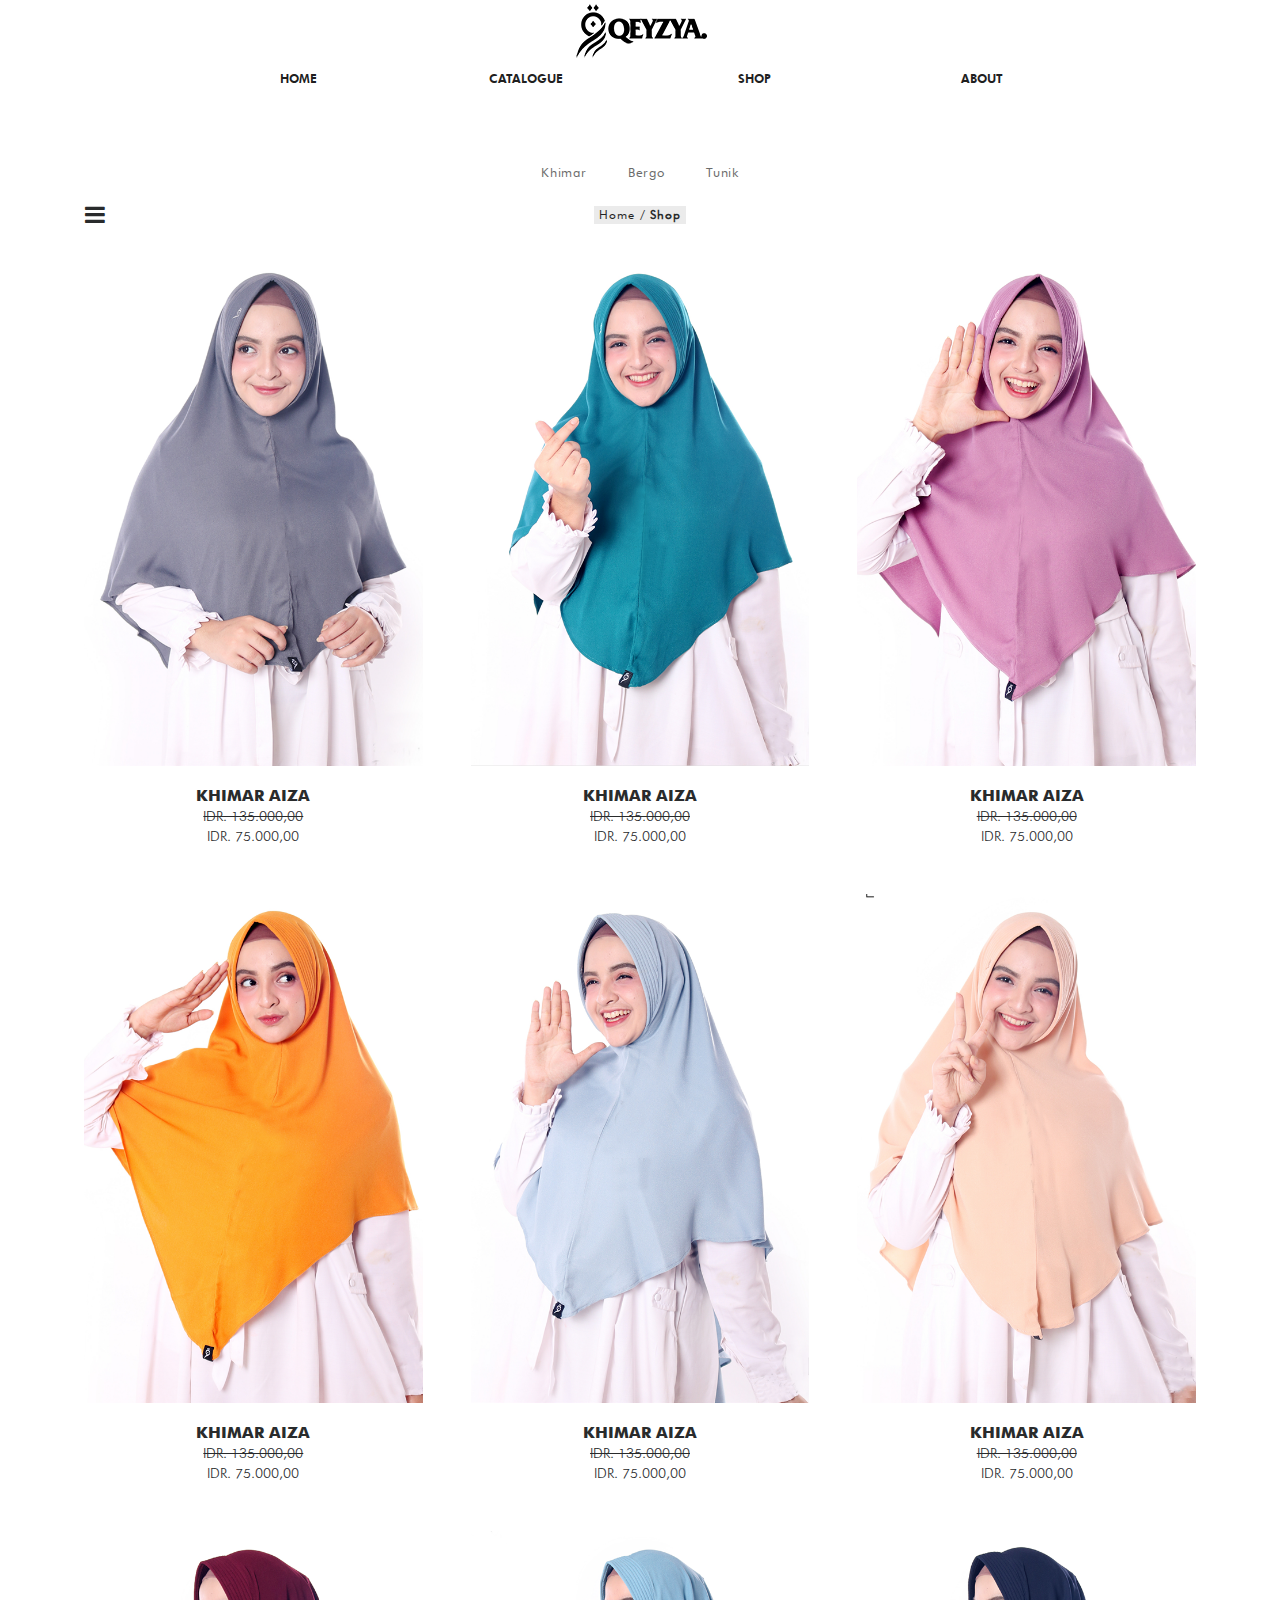
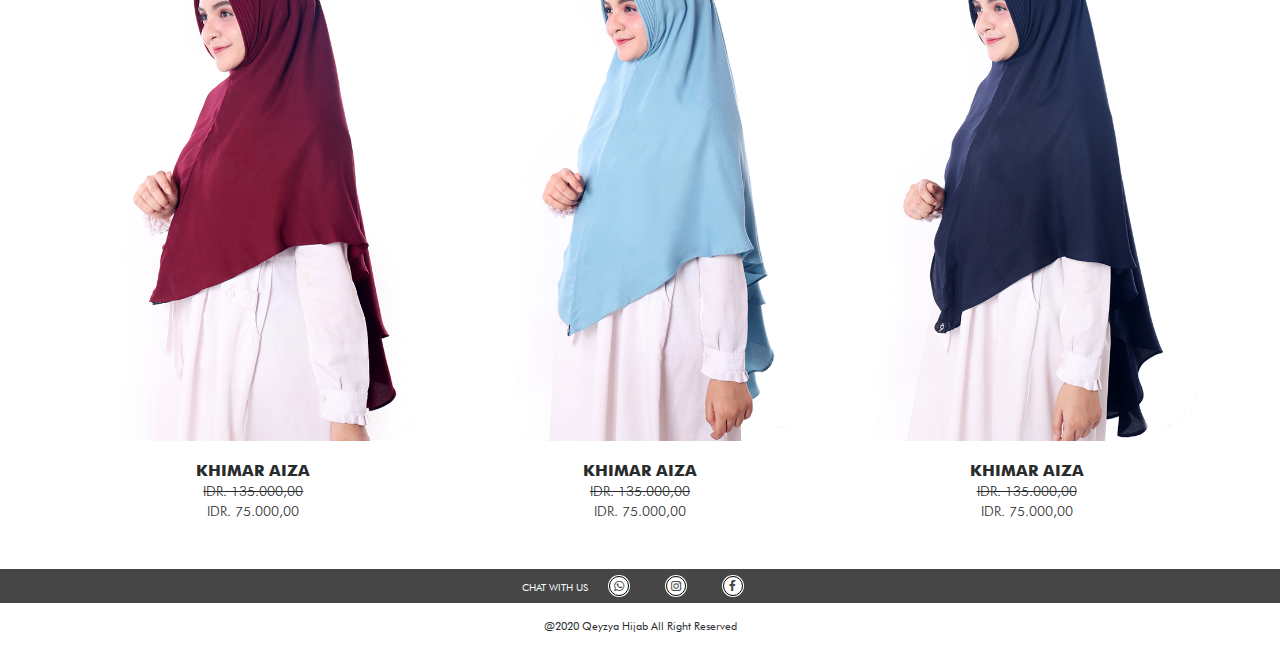
<file: khimaraiza.html>
<!DOCTYPE html>
<html>
<head>
<title>KHIMAR AIZA</title>
<link rel="shortcut icon" type="image/png" href="images/icon.png"/>
<meta name="viewport" content="width=device-width, initial-scale=1">
<meta http-equiv="Content-Type" content="text/html; charset=utf-8" />
<meta name="keywords" content="Qeyzya Hijab" />
<link href="css/bootstrap.min.css" rel="stylesheet" type="text/css"/>
<link href="font-awesome/css/font-awesome.min.css" rel="stylesheet" type="text/css"/>
<link href="css/fonts.css" rel="stylesheet" type="text/css"/>
<link href="css/style.css" rel="stylesheet" type="text/css"/>
<link href="css/owl.carousel.css" rel="stylesheet" type="text/css"/>
</head>
<body>
	<div class="header">
		<div class="container">
			<div class="logo d-flex justify-content-center hidden-sm-down">
				<a href="index.html"><img src="images/logoqyz.png" alt=""></a>
			</div>
			<nav class="navbar navbar-toggleable-sm navbar-light">
				<button class="navbar-toggler navbar-toggler-left" id="sidebarCollapse">
					<span class="navbar-toggler-icon"></span>
				</button>
				<a class="navbar-brand mx-auto hidden-md-up" href="index.html"><img src="images/logoqyz.png" alt=""></a>
				<div class="navbar-collapse" id="sidebar">
					<span id="dismiss">
	                    <i class="fa fa-angle-left fa-2x"></i>
	                </span>
					<ul class="navbar-nav d-flex justify-content-center w-100">
						<li class="nav-item active">
							<a class="nav-link" href="index.html">HOME</a>
						</li>
						<li class="nav-item">
							<a class="nav-link" href="catalogue.html">CATALOGUE</a>
						</li>
						<li class="nav-item">
							<a class="nav-link" href="shop.html">SHOP</a>
						</li>
						<li class="nav-item">
							<a class="nav-link" href="about.html">ABOUT</a>
						</li>
					</ul>
				    <ul class="navbar-nav nav-sub hidden-md-up">
						<li class="nav-item active">
							<a class="nav-link" href="khimaraiza.html">BEST SELLER</a>
						</li>
						<li class="nav-item">
							<a class="nav-link" href="khimarneira.html">NEW IN</a>
						</li>
						<li class="nav-item">
							<a class="nav-link" href="bergoaisha.html">HIGH DISCOUNT</a>
						</li>
				    </ul>
					<ul class="navbar-nav nav-sub hidden-md-up">
							<li class="nav-item"><a class="nav-link2" href="https://wa.me/6285777827094">
							<i class="fa fa-whatsapp font-social-media" style="color: #000000"></i></a>
							</li>
							<li class="nav-item"><a class="nav-link2" href="https://www.instagram.com/qeyzyahijab">
							<i class="fa fa-instagram font-social-media" style="color: #000000"></i></a>
							</li>	
							<li class="nav-item"><a class="nav-link2" href="https://www.facebook.com/Qeyzyahijab">
							<i class="fa fa-facebook font-social-media" style="color: #000000"></i></a>
							</li>
					</ul>
			  	</div>
			</nav>
		</div>
	</div>
	<div id="content">
		<div class="main">
			<div class="container">
				<div class="shop">
					<div class="product-linkwrap hidden-sm-down">
						<div class="product-link">
							<a href="">Khimar</a>
							<div class="product-link-sub text-center">
								<a href="khimarneira.html">Neira</a>
								<a href="khimaraiza.html">Aiza</a>
							</div>
						</div>
						<div class="product-link">
							<a href="">Bergo</a>
							<div class="product-link-sub text-center">
								<a href="bergoaisha.html">Aisha</a>
							</div>
						</div>
						<div class="product-link">
							<a href="">Tunik</a>
							<div class="product-link-sub text-center">
								<a href="nawaraloosetunik.html">Nawara</a>
							</div>
						</div>
					</div>
					<div class="product-nav mt-3">
						<div class="product-humburger">
							<span class="navbar-bars"><i class="fa fa-bars fa-lg" aria-hidden="true"></i></span>
						</div>
						<div class="breadcrumb-xaya bread-shop text-center">
							<span>
								<a href="index.html">Home</a> /
								<b>Shop</b>
							</span>
						</div>
						<div class="product-pagination clearfix">
							<div class="product-sort hidden-md-up">
								<a href="#">Categories <i class="fa fa-angle-down" aria-hidden="true"></i></a>
								<div class="product-sort-sub text-center">
									<a href="khimarneira.html">Khimar Neira</a>
									<a href="khimaraiza.html">Khimar Aiza</a>
									<a href="bergoaisha.html">Bergo Aisha</a>
									<a href="nawaraloosetunik.html">Tunik Nawara</a>
								</div>
							</div>

						</div>
					</div>
					<div class="xaya-grids clearfix">
						<div class="grids-left">
								<div class="categories-menu">
									<h3>Categories</h3>
									<ul>
										<li><a href="khimarneira.html">Khimar Neira</a></li>
										<li><a href="khimaraiza.html">Khimar Aiza</a></li>
										<li><a href="bergoaisha.html">Bergo Aisha</a></li>
										<li><a href="nawaraloosetunik.html">Tunik Nawara</a></li>
									</ul>
								</div>
						</div>
						
						
						<div class="grids-right">
								<div class="row">
									<div class="col-6 col-sm-4 mb-5 px-4">
										<div class="hijab-right text-center">
											<a href="shop-detail-khimaraiza.html">
												<div class="hijab-wrapper">
													<img class="img-fluid" src="images/aiza1.png" alt="" title="Lihat Detail">
												</div>
											</a>
											<h5>KHIMAR AIZA</h5>
											<p>IDR. 135.000,00</p>
											<p>IDR. 75.000,00</p>
										</div>
									</div>
									<div class="col-6 col-sm-4 mb-5 px-4">
										<div class="hijab-right text-center">
											<a href="shop-detail-khimaraiza.html">
												<div class="hijab-wrapper">
													<img class="img-fluid" src="images/aiza2.png" alt="" title="Lihat Detail">
												</div>
											</a>
											<h5>KHIMAR AIZA</h5>
											<p>IDR. 135.000,00</p>
											<p>IDR. 75.000,00</p>
										</div>
									</div>
									<div class="col-6 col-sm-4 mb-5 px-4">
										<div class="hijab-right text-center">
											<a href="shop-detail-khimaraiza.html">
												<div class="hijab-wrapper">
													<img class="img-fluid" src="images/aiza3.png" alt="" title="Lihat Detail">
												</div>
											</a>
											<h5>KHIMAR AIZA</h5>
											<p>IDR. 135.000,00</p>
											<p>IDR. 75.000,00</p>
										</div>
									</div>
									<div class="col-6 col-sm-4 mb-5 px-4">
										<div class="hijab-right text-center">
											<a href="shop-detail-khimaraiza.html">
												<div class="hijab-wrapper">
													<img class="img-fluid" src="images/aiza4.png" alt="" title="Lihat Detail">
												</div>
											</a>
											<h5>KHIMAR AIZA</h5>
											<p>IDR. 135.000,00</p>
											<p>IDR. 75.000,00</p>
										</div>
									</div>
									<div class="col-6 col-sm-4 mb-5 px-4">
										<div class="hijab-right text-center">
											<a href="shop-detail-khimaraiza.html">
												<div class="hijab-wrapper">
													<img class="img-fluid" src="images/aiza5.png" alt="" title="Lihat Detail">
												</div>
											</a>
											<h5>KHIMAR AIZA</h5>
											<p>IDR. 135.000,00</p>
											<p>IDR. 75.000,00</p>
										</div>
									</div>
									<div class="col-6 col-sm-4 mb-5 px-4">
										<div class="hijab-right text-center">
											<a href="shop-detail-khimaraiza.html">
												<div class="hijab-wrapper">
													<img class="img-fluid" src="images/aiza6.png" alt="" title="Lihat Detail">
												</div>
											</a>
											<h5>KHIMAR AIZA</h5>
											<p>IDR. 135.000,00</p>
											<p>IDR. 75.000,00</p>
										</div>
									</div>
									<div class="col-6 col-sm-4 mb-5 px-4">
										<div class="hijab-right text-center">
											<a href="shop-detail-khimaraiza.html">
												<div class="hijab-wrapper">
													<img class="img-fluid" src="images/aiza7.png" alt="" title="Lihat Detail">
												</div>
											</a>
											<h5>KHIMAR AIZA</h5>
											<p>IDR. 135.000,00</p>
											<p>IDR. 75.000,00</p>
										</div>
									</div>
									<div class="col-6 col-sm-4 mb-5 px-4">
										<div class="hijab-right text-center">
											<a href="shop-detail-khimaraiza.html">
												<div class="hijab-wrapper">
													<img class="img-fluid" src="images/aiza8.png" alt="" title="Lihat Detail">
												</div>
											</a>
											<h5>KHIMAR AIZA</h5>
											<p>IDR. 135.000,00</p>
											<p>IDR. 75.000,00</p>
										</div>
									</div>
									<div class="col-6 col-sm-4 mb-5 px-4">
										<div class="hijab-right text-center">
											<a href="shop-detail-khimaraiza.html">
												<div class="hijab-wrapper">
													<img class="img-fluid" src="images/aiza9.png" alt="" title="Lihat Detail">
												</div>
											</a>
											<h5>KHIMAR AIZA</h5>
											<p>IDR. 135.000,00</p>
											<p>IDR. 75.000,00</p>
										</div>
									</div>

									
								</div>
						</div>
					</div>
				</div>
			</div>
		</div>
				<footer>
			<div class="follow-us text-center">
				<div>CHAT WITH US</div>
				<ul class="sosmed">
					<li><a href="https://wa.me/6285777827094"><span class="icon-whatsapp"></span></a></li>
					<li><a href="https://www.instagram.com/qeyzyahijab"><span class="icon-instagram"></span></a></li>
					<li><a href="https://www.facebook.com/Qeyzyahijab"><span class="icon-facebook"></span></a></li>
				</ul>
			</div>
			
			<div class="copyright">
				@2020 Qeyzya Hijab All Right Reserved
			</div>
		</footer>
	</div>
	<div class="overlay"></div>
<!-- js -->
<script src="js/jquery.js"></script>
<script src="js/bootstrap.min.js" type="text/javascript"></script>
<script src="js/dropdown-menu.js" type="text/javascript"></script>
<script src="js/owl.carousel.min.js" type="text/javascript"></script>
<script src="js/script.js" type="text/javascript"></script>
</body>
</html>
</file>
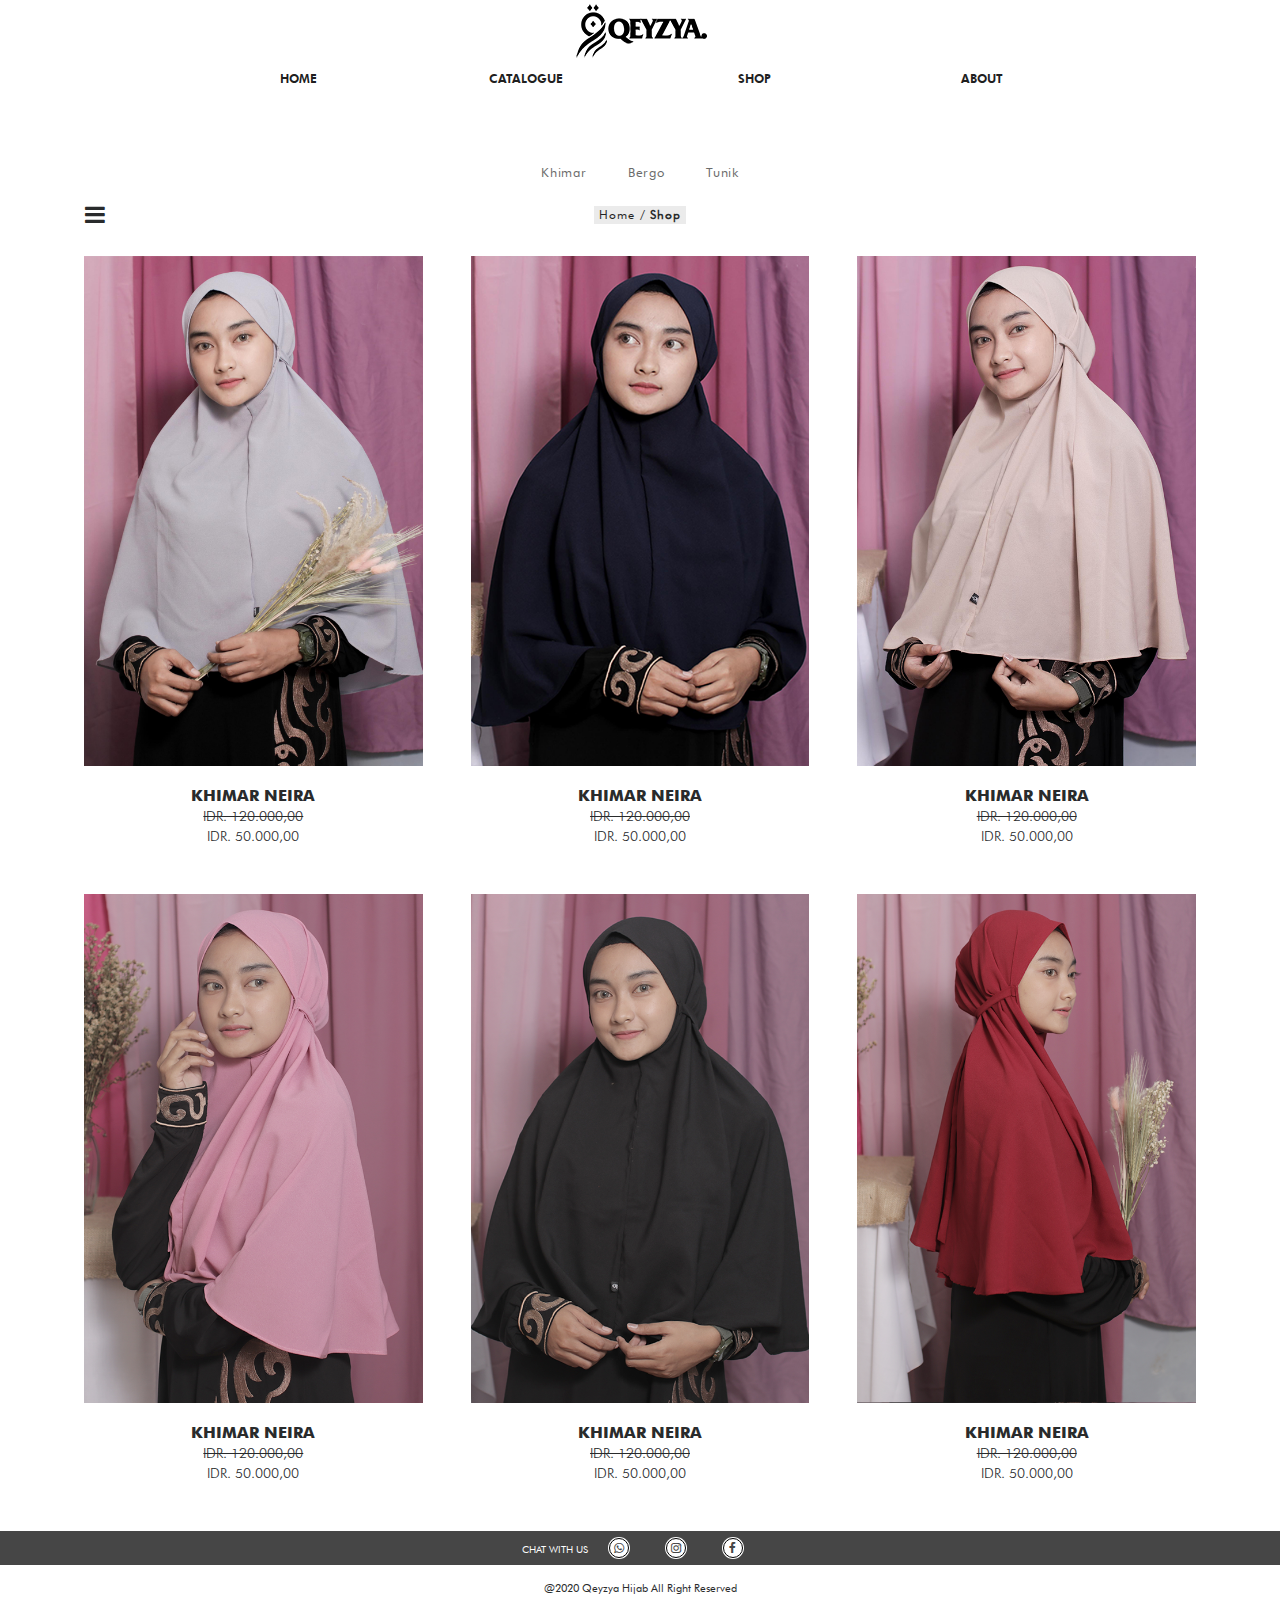
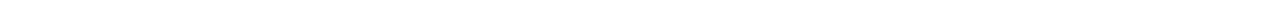
<file: khimarneira.html>
<!DOCTYPE html>
<html>
<head>
<title>KHIMAR NEIRA</title>
<link rel="shortcut icon" type="image/png" href="images/icon.png"/>
<meta name="viewport" content="width=device-width, initial-scale=1">
<meta http-equiv="Content-Type" content="text/html; charset=utf-8" />
<meta name="keywords" content="Qeyzya Hijab" />
<link href="css/bootstrap.min.css" rel="stylesheet" type="text/css"/>
<link href="font-awesome/css/font-awesome.min.css" rel="stylesheet" type="text/css"/>
<link href="css/fonts.css" rel="stylesheet" type="text/css"/>
<link href="css/style.css" rel="stylesheet" type="text/css"/>
<link href="css/owl.carousel.css" rel="stylesheet" type="text/css"/>
</head>
<body>
	<div class="header">
		<div class="container">
			<div class="logo d-flex justify-content-center hidden-sm-down">
				<a href="index.html"><img src="images/logoqyz.png" alt=""></a>
			</div>
			<nav class="navbar navbar-toggleable-sm navbar-light">
				<button class="navbar-toggler navbar-toggler-left" id="sidebarCollapse">
					<span class="navbar-toggler-icon"></span>
				</button>
				<a class="navbar-brand mx-auto hidden-md-up" href="index.html"><img src="images/logoqyz.png" alt=""></a>
				<div class="navbar-collapse" id="sidebar">
					<span id="dismiss">
	                    <i class="fa fa-angle-left fa-2x"></i>
	                </span>
					<ul class="navbar-nav d-flex justify-content-center w-100">
						<li class="nav-item active">
							<a class="nav-link" href="index.html">HOME</a>
						</li>
						<li class="nav-item">
							<a class="nav-link" href="catalogue.html">CATALOGUE</a>
						</li>
						<li class="nav-item">
							<a class="nav-link" href="shop.html">SHOP</a>
						</li>
						<li class="nav-item">
							<a class="nav-link" href="about.html">ABOUT</a>
						</li>
					</ul>
				    <ul class="navbar-nav nav-sub hidden-md-up">
						<li class="nav-item active">
							<a class="nav-link" href="khimaraiza.html">BEST SELLER</a>
						</li>
						<li class="nav-item">
							<a class="nav-link" href="khimarneira.html">NEW IN</a>
						</li>
						<li class="nav-item">
							<a class="nav-link" href="bergoaisha.html">HIGH DISCOUNT</a>
						</li>
				    </ul>
					<ul class="navbar-nav nav-sub hidden-md-up">
							<li class="nav-item"><a class="nav-link2" href="https://wa.me/6285777827094">
							<i class="fa fa-whatsapp font-social-media" style="color: #000000"></i></a>
							</li>
							<li class="nav-item"><a class="nav-link2" href="https://www.instagram.com/qeyzyahijab">
							<i class="fa fa-instagram font-social-media" style="color: #000000"></i></a>
							</li>	
							<li class="nav-item"><a class="nav-link2" href="https://www.facebook.com/Qeyzyahijab">
							<i class="fa fa-facebook font-social-media" style="color: #000000"></i></a>
							</li>
					</ul>
			  	</div>
			</nav>
		</div>
	</div>
	<div id="content">
		<div class="main">
			<div class="container">
				<div class="shop">
					<div class="product-linkwrap hidden-sm-down">
						<div class="product-link">
							<a href="">Khimar</a>
							<div class="product-link-sub text-center">
								<a href="khimarneira.html">Neira</a>
								<a href="khimaraiza.html">Aiza</a>
							</div>
						</div>
						<div class="product-link">
							<a href="">Bergo</a>
							<div class="product-link-sub text-center">
								<a href="bergoaisha.html">Aisha</a>
							</div>
						</div>
						<div class="product-link">
							<a href="">Tunik</a>
							<div class="product-link-sub text-center">
								<a href="nawaraloosetunik.html">Nawara</a>
							</div>
						</div>
					</div>
					<div class="product-nav mt-3">
						<div class="product-humburger">
							<span class="navbar-bars"><i class="fa fa-bars fa-lg" aria-hidden="true"></i></span>
						</div>
						<div class="breadcrumb-xaya bread-shop text-center">
							<span>
								<a href="index.html">Home</a> /
								<b>Shop</b>
							</span>
						</div>
						<div class="product-pagination clearfix">
							<div class="product-sort hidden-md-up">
								<a href="#">Categories <i class="fa fa-angle-down" aria-hidden="true"></i></a>
								<div class="product-sort-sub text-center">
									<a href="khimarneira.html">Khimar Neira</a>
									<a href="khimaraiza.html">Khimar Aiza</a>
									<a href="bergoaisha.html">Bergo Aisha</a>
									<a href="nawaraloosetunik.html">Tunik Nawara</a>
								</div>
							</div>

						</div>
					</div>
					<div class="xaya-grids clearfix">
						<div class="grids-left">
								<div class="categories-menu">
									<h3>Categories</h3>
									<ul>
										<li><a href="khimarneira.html">Khimar Neira</a></li>
										<li><a href="khimaraiza.html">Khimar Aiza</a></li>
										<li><a href="bergoaisha.html">Bergo Aisha</a></li>
										<li><a href="nawaraloosetunik.html">Tunik Nawara</a></li>
									</ul>
								</div>
						</div>
						
						
						<div class="grids-right">
								<div class="row">
									<div class="col-6 col-sm-4 mb-5 px-4">
										<div class="hijab-right text-center">
											<a href="shop-detail-khimarneira.html">
												<div class="hijab-wrapper">
													<img class="img-fluid" src="images/khimar1.png" alt="" title="Lihat Detail">
												</div>
											</a>
											<h5>KHIMAR NEIRA</h5>
											<p>IDR. 120.000,00</p>
											<p>IDR. 50.000,00</p>
										</div>
									</div>
									<div class="col-6 col-sm-4 mb-5 px-4">
										<div class="hijab-right text-center">
											<a href="shop-detail-khimarneira.html">
												<div class="hijab-wrapper">
													<img class="img-fluid" src="images/khimar2.png" alt="" title="Lihat Detail">
												</div>
											</a>
											<h5>KHIMAR NEIRA</h5>
											<p>IDR. 120.000,00</p>
											<p>IDR. 50.000,00</p>
										</div>
									</div>
									<div class="col-6 col-sm-4 mb-5 px-4">
										<div class="hijab-right text-center">
											<a href="shop-detail-khimarneira.html">
												<div class="hijab-wrapper">
													<img class="img-fluid" src="images/khimar3.png" alt="" title="Lihat Detail">
												</div>
											</a>
											<h5>KHIMAR NEIRA</h5>
											<p>IDR. 120.000,00</p>
											<p>IDR. 50.000,00</p>
										</div>
									</div>
									<div class="col-6 col-sm-4 mb-5 px-4">
										<div class="hijab-right text-center">
											<a href="shop-detail-khimarneira.html">
												<div class="hijab-wrapper">
													<img class="img-fluid" src="images/khimar4.png" alt="" title="Lihat Detail">
												</div>
											</a>
											<h5>KHIMAR NEIRA</h5>
											<p>IDR. 120.000,00</p>
											<p>IDR. 50.000,00</p>
										</div>
									</div>
									<div class="col-6 col-sm-4 mb-5 px-4">
										<div class="hijab-right text-center">
											<a href="shop-detail-khimarneira.html">
												<div class="hijab-wrapper">
													<img class="img-fluid" src="images/khimar5.png" alt="" title="Lihat Detail">
												</div>
											</a>
											<h5>KHIMAR NEIRA</h5>
											<p>IDR. 120.000,00</p>
											<p>IDR. 50.000,00</p>
										</div>
									</div>
									<div class="col-6 col-sm-4 mb-5 px-4">
										<div class="hijab-right text-center">
											<a href="shop-detail-khimarneira.html">
												<div class="hijab-wrapper">
													<img class="img-fluid" src="images/khimar6.png" alt="" title="Lihat Detail">
												</div>
											</a>
											<h5>KHIMAR NEIRA</h5>
											<p>IDR. 120.000,00</p>
											<p>IDR. 50.000,00</p>
										</div>
									</div>
									
								</div>
						</div>
					</div>
				</div>
			</div>
		</div>
				<footer>
			<div class="follow-us text-center">
				<div>CHAT WITH US</div>
				<ul class="sosmed">
					<li><a href="https://wa.me/6285777827094"><span class="icon-whatsapp"></span></a></li>
					<li><a href="https://www.instagram.com/qeyzyahijab"><span class="icon-instagram"></span></a></li>
					<li><a href="https://www.facebook.com/Qeyzyahijab"><span class="icon-facebook"></span></a></li>
				</ul>
			</div>
			
			<div class="copyright">
				@2020 Qeyzya Hijab All Right Reserved
			</div>
		</footer>
	</div>
	<div class="overlay"></div>
<!-- js -->
<script src="js/jquery.js"></script>
<script src="js/bootstrap.min.js" type="text/javascript"></script>
<script src="js/dropdown-menu.js" type="text/javascript"></script>
<script src="js/owl.carousel.min.js" type="text/javascript"></script>
<script src="js/script.js" type="text/javascript"></script>
</body>
</html>
</file>
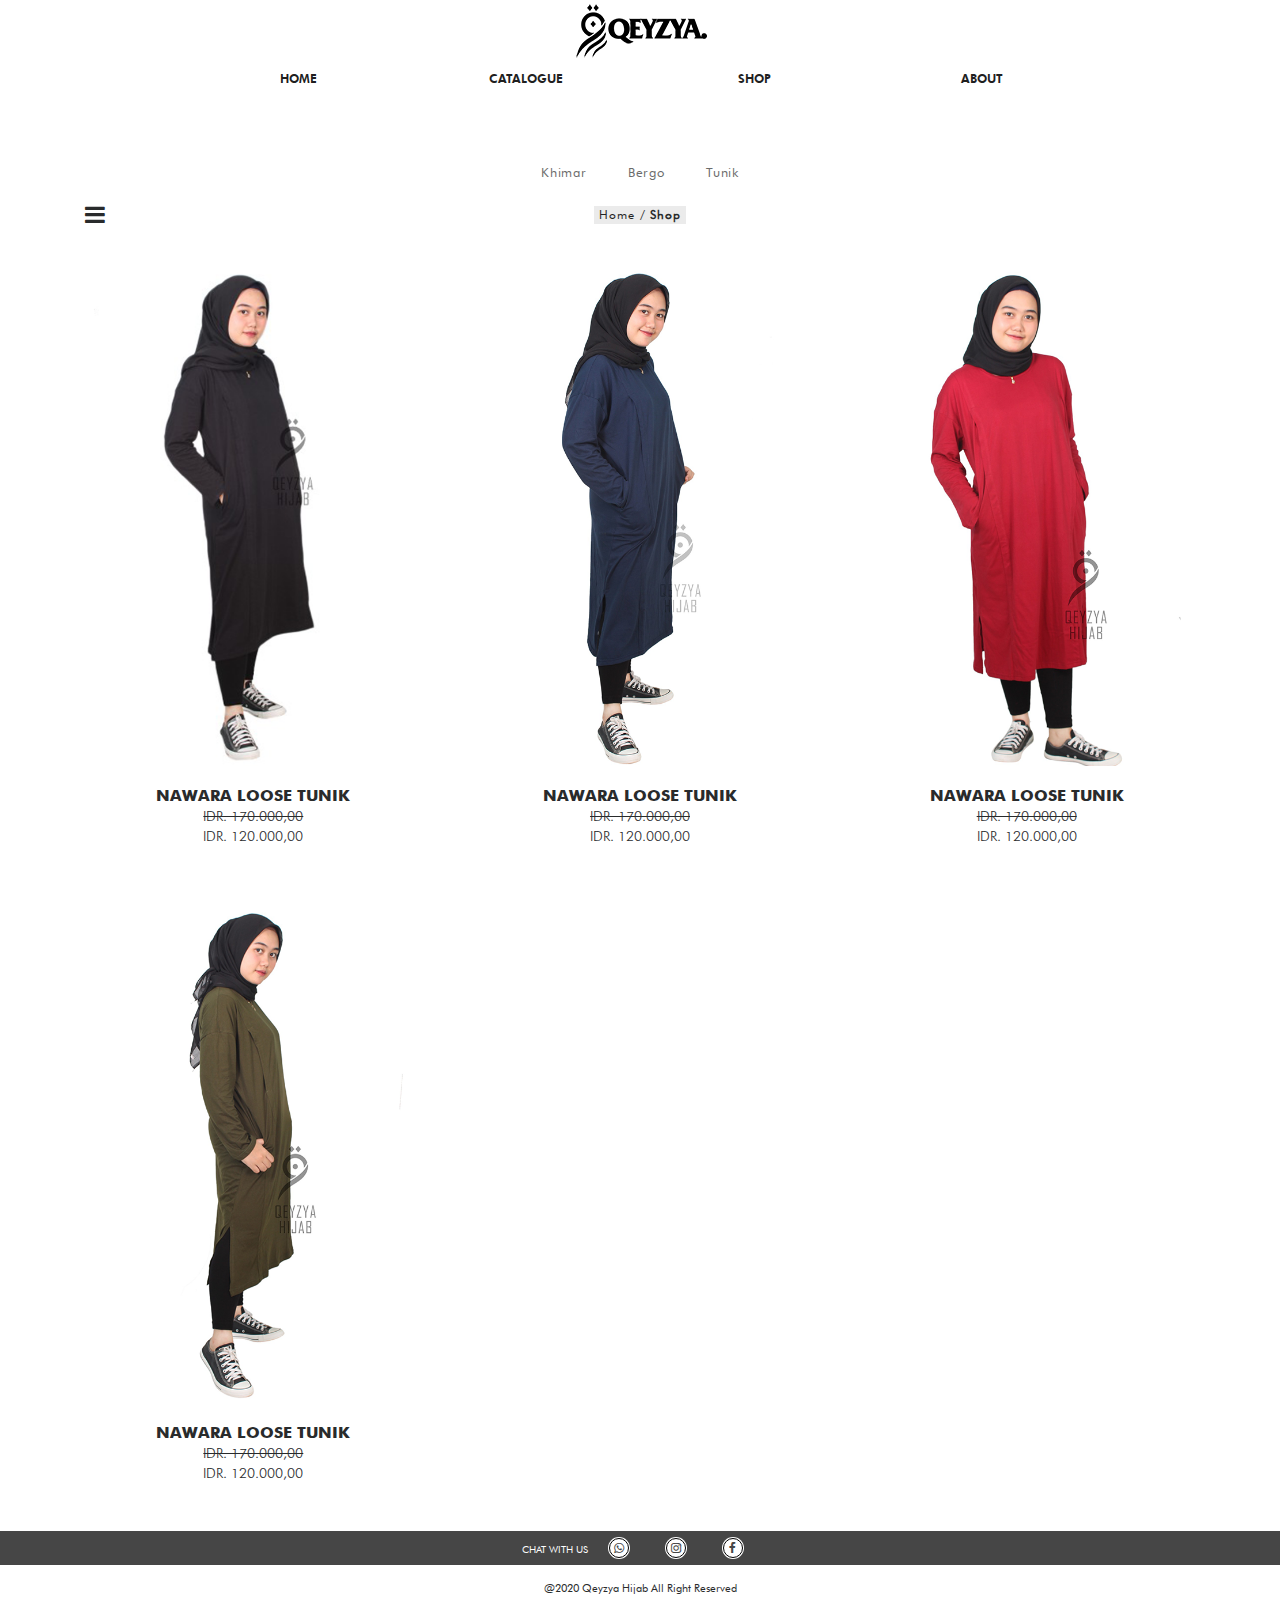
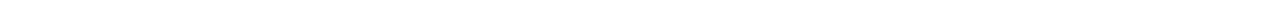
<file: nawaraloosetunik.html>
<!DOCTYPE html>
<html>
<head>
<title>NAWARA LOOSE TUNIK</title>
<link rel="shortcut icon" type="image/png" href="images/icon.png"/>
<meta name="viewport" content="width=device-width, initial-scale=1">
<meta http-equiv="Content-Type" content="text/html; charset=utf-8" />
<meta name="keywords" content="Qeyzya Hijab" />
<link href="css/bootstrap.min.css" rel="stylesheet" type="text/css"/>
<link href="font-awesome/css/font-awesome.min.css" rel="stylesheet" type="text/css"/>
<link href="css/fonts.css" rel="stylesheet" type="text/css"/>
<link href="css/style.css" rel="stylesheet" type="text/css"/>
<link href="css/owl.carousel.css" rel="stylesheet" type="text/css"/>
</head>
<body>
<div class="header">
		<div class="container">
			<div class="logo d-flex justify-content-center hidden-sm-down">
				<a href="index.html"><img src="images/logoqyz.png" alt=""></a>
			</div>
			<nav class="navbar navbar-toggleable-sm navbar-light">
				<button class="navbar-toggler navbar-toggler-left" id="sidebarCollapse">
					<span class="navbar-toggler-icon"></span>
				</button>
				<a class="navbar-brand mx-auto hidden-md-up" href="index.html"><img src="images/logoqyz.png" alt=""></a>
				<div class="navbar-collapse" id="sidebar">
					<span id="dismiss">
	                    <i class="fa fa-angle-left fa-2x"></i>
	                </span>
					<ul class="navbar-nav d-flex justify-content-center w-100">
						<li class="nav-item active">
							<a class="nav-link" href="index.html">HOME</a>
						</li>
						<li class="nav-item">
							<a class="nav-link" href="catalogue.html">CATALOGUE</a>
						</li>
						<li class="nav-item">
							<a class="nav-link" href="shop.html">SHOP</a>
						</li>
						<li class="nav-item">
							<a class="nav-link" href="about.html">ABOUT</a>
						</li>
					</ul>
				    <ul class="navbar-nav nav-sub hidden-md-up">
						<li class="nav-item active">
							<a class="nav-link" href="khimaraiza.html">BEST SELLER</a>
						</li>
						<li class="nav-item">
							<a class="nav-link" href="khimarneira.html">NEW IN</a>
						</li>
						<li class="nav-item">
							<a class="nav-link" href="bergoaisha.html">HIGH DISCOUNT</a>
						</li>
				    </ul>
					<ul class="navbar-nav nav-sub hidden-md-up">
							<li class="nav-item"><a class="nav-link2" href="https://wa.me/6285777827094">
							<i class="fa fa-whatsapp font-social-media" style="color: #000000"></i></a>
							</li>
							<li class="nav-item"><a class="nav-link2" href="https://www.instagram.com/qeyzyahijab">
							<i class="fa fa-instagram font-social-media" style="color: #000000"></i></a>
							</li>	
							<li class="nav-item"><a class="nav-link2" href="https://www.facebook.com/Qeyzyahijab">
							<i class="fa fa-facebook font-social-media" style="color: #000000"></i></a>
							</li>
					</ul>
			  	</div>
			</nav>
		</div>
	</div>
	<div id="content">
		<div class="main">
			<div class="container">
				<div class="shop">
					<div class="product-linkwrap hidden-sm-down">
						<div class="product-link">
							<a href="">Khimar</a>
							<div class="product-link-sub text-center">
								<a href="khimarneira.html">Neira</a>
								<a href="khimaraiza.html">Aiza</a>
							</div>
						</div>
						<div class="product-link">
							<a href="">Bergo</a>
							<div class="product-link-sub text-center">
								<a href="bergoaisha.html">Aisha</a>
							</div>
						</div>
						<div class="product-link">
							<a href="">Tunik</a>
							<div class="product-link-sub text-center">
								<a href="nawaraloosetunik.html">Nawara</a>
							</div>
						</div>
					</div>
					<div class="product-nav mt-3">
						<div class="product-humburger">
							<span class="navbar-bars"><i class="fa fa-bars fa-lg" aria-hidden="true"></i></span>
						</div>
						<div class="breadcrumb-xaya bread-shop text-center">
							<span>
								<a href="index.html">Home</a> /
								<b>Shop</b>
							</span>
						</div>
						<div class="product-pagination clearfix">
							<div class="product-sort hidden-md-up">
								<a href="#">Categories <i class="fa fa-angle-down" aria-hidden="true"></i></a>
								<div class="product-sort-sub text-center">
									<a href="khimarneira.html">Khimar Neira</a>
									<a href="khimaraiza.html">Khimar Aiza</a>
									<a href="bergoaisha.html">Bergo Aisha</a>
									<a href="nawaraloosetunik.html">Tunik Nawara</a>
								</div>
							</div>

						</div>
					</div>
					<div class="xaya-grids clearfix">
						<div class="grids-left">
								<div class="categories-menu">
									<h3>Categories</h3>
									<ul>
										<li><a href="khimarneira.html">Khimar Neira</a></li>
										<li><a href="khimaraiza.html">Khimar Aiza</a></li>
										<li><a href="bergoaisha.html">Bergo Aisha</a></li>
										<li><a href="nawaraloosetunik.html">Tunik Nawara</a></li>
									</ul>
								</div>
						</div>
						
						
						<div class="grids-right">
								<div class="row">
									<div class="col-6 col-sm-4 mb-5 px-4">
										<div class="hijab-right text-center">
											<a href="shop-detail-bergoaisha.html">
												<div class="hijab-wrapper">
													<img class="img-fluid" src="images/nawara4.png" alt="" title="Lihat Detail">
												</div>
											</a>
											<h5>NAWARA LOOSE TUNIK</h5>
											<p>IDR. 170.000,00</p>
											<p>IDR. 120.000,00</p>
										</div>
									</div>
									<div class="col-6 col-sm-4 mb-5 px-4">
										<div class="hijab-right text-center">
											<a href="shop-detail-nawaraloosetunik.html">
												<div class="hijab-wrapper">
													<img class="img-fluid" src="images/nawara2.png" alt="" title="Lihat Detail">
												</div>
											</a>
											<h5>NAWARA LOOSE TUNIK</h5>
											<p>IDR. 170.000,00</p>
											<p>IDR. 120.000,00</p>
										</div>
									</div>
									<div class="col-6 col-sm-4 mb-5 px-4">
										<div class="hijab-right text-center">
											<a href="shop-detail-nawaraloosetunik.html">
												<div class="hijab-wrapper">
													<img class="img-fluid" src="images/nawara1.png" alt="" title="Lihat Detail">
												</div>
											</a>
											<h5>NAWARA LOOSE TUNIK</h5>
											<p>IDR. 170.000,00</p>
											<p>IDR. 120.000,00</p>
										</div>
									</div>									
									<div class="col-6 col-sm-4 mb-5 px-4">
										<div class="hijab-right text-center">
											<a href="shop-detail-nawaraloosetunik.html">
												<div class="hijab-wrapper">
													<img class="img-fluid" src="images/nawara3.png" alt="" title="Lihat Detail">
												</div>
											</a>
											<h5>NAWARA LOOSE TUNIK</h5>
											<p>IDR. 170.000,00</p>
											<p>IDR. 120.000,00</p>
										</div>
									</div>
									
								</div>
						</div>
					</div>
				</div>
			</div>
		</div>
				<footer>
			<div class="follow-us text-center">
				<div>CHAT WITH US</div>
				<ul class="sosmed">
					<li><a href="https://wa.me/6285777827094"><span class="icon-whatsapp"></span></a></li>
					<li><a href="https://www.instagram.com/qeyzyahijab"><span class="icon-instagram"></span></a></li>
					<li><a href="https://www.facebook.com/Qeyzyahijab"><span class="icon-facebook"></span></a></li>
				</ul>
			</div>
			
			<div class="copyright">
				@2020 Qeyzya Hijab All Right Reserved
			</div>
		</footer>
	</div>
	<div class="overlay"></div>
<!-- js -->
<script src="js/jquery.js"></script>
<script src="js/bootstrap.min.js" type="text/javascript"></script>
<script src="js/dropdown-menu.js" type="text/javascript"></script>
<script src="js/owl.carousel.min.js" type="text/javascript"></script>
<script src="js/script.js" type="text/javascript"></script>
</body>
</html>
</file>
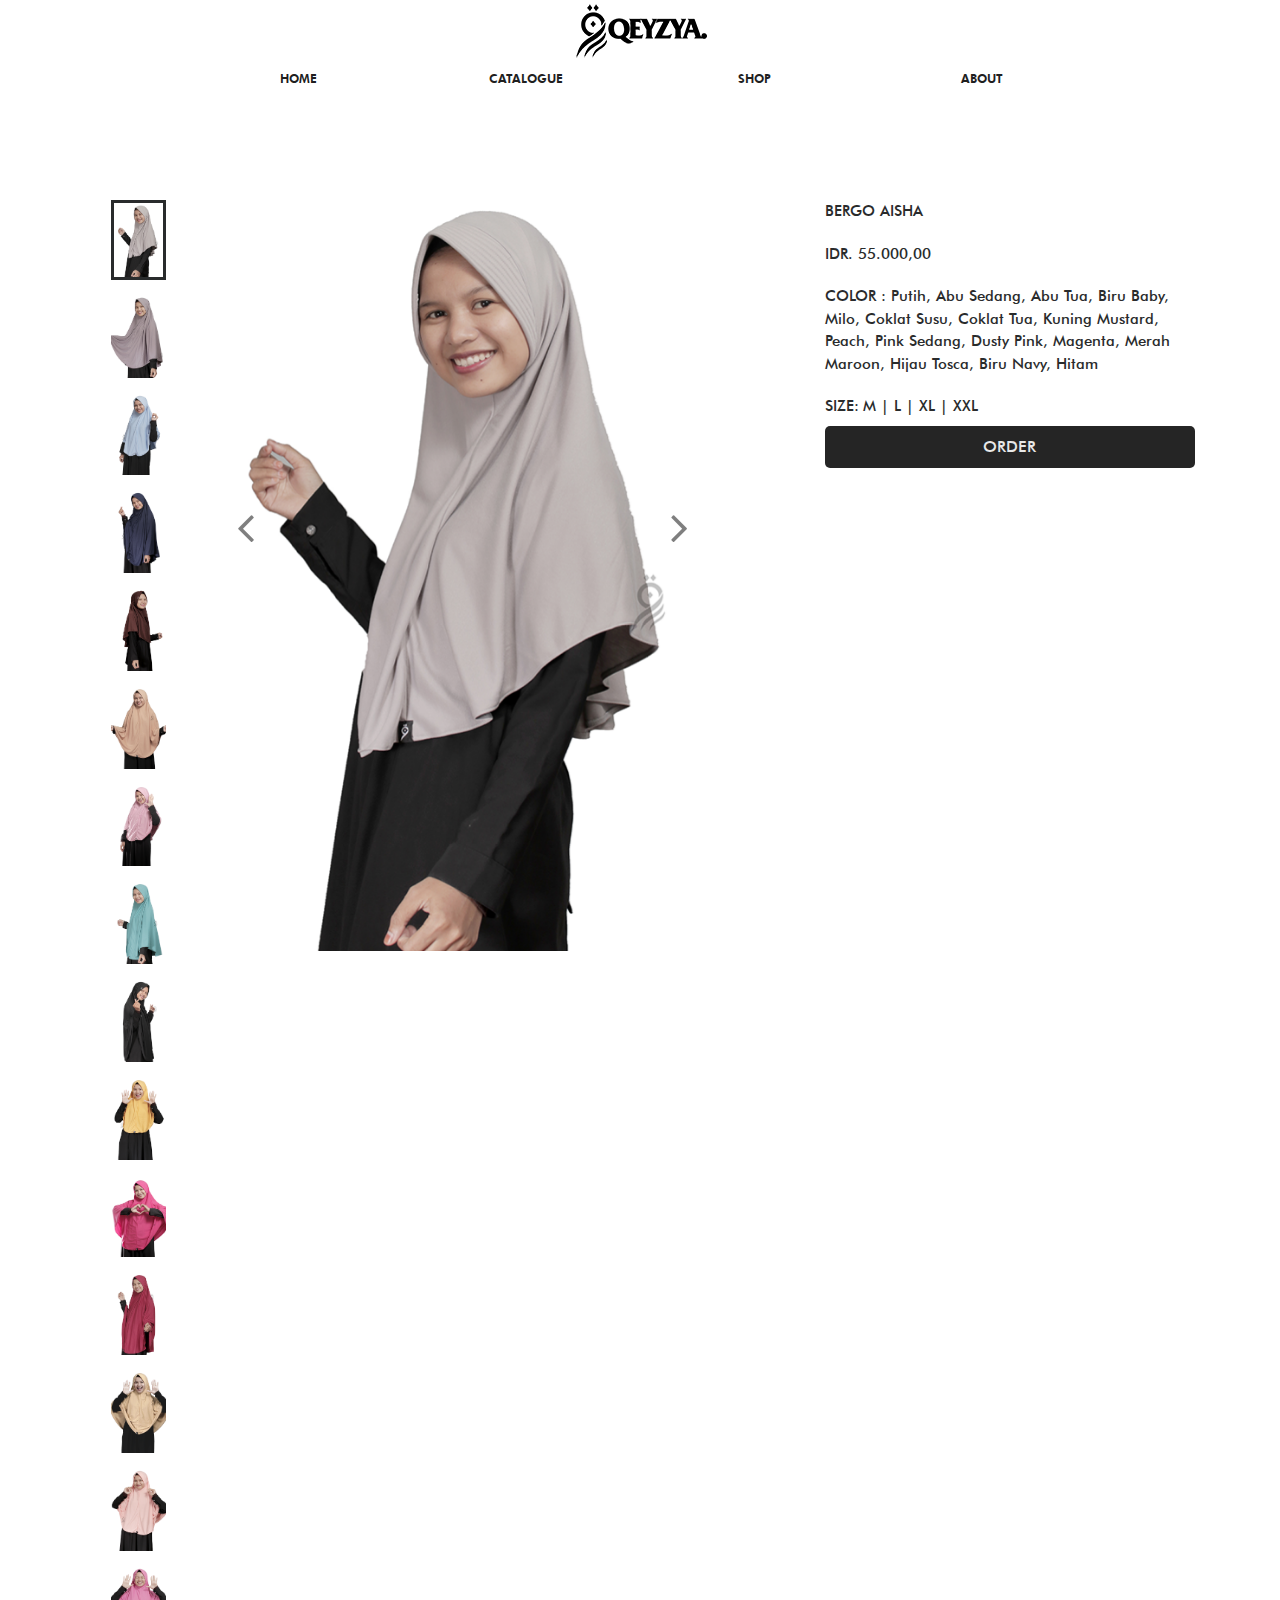
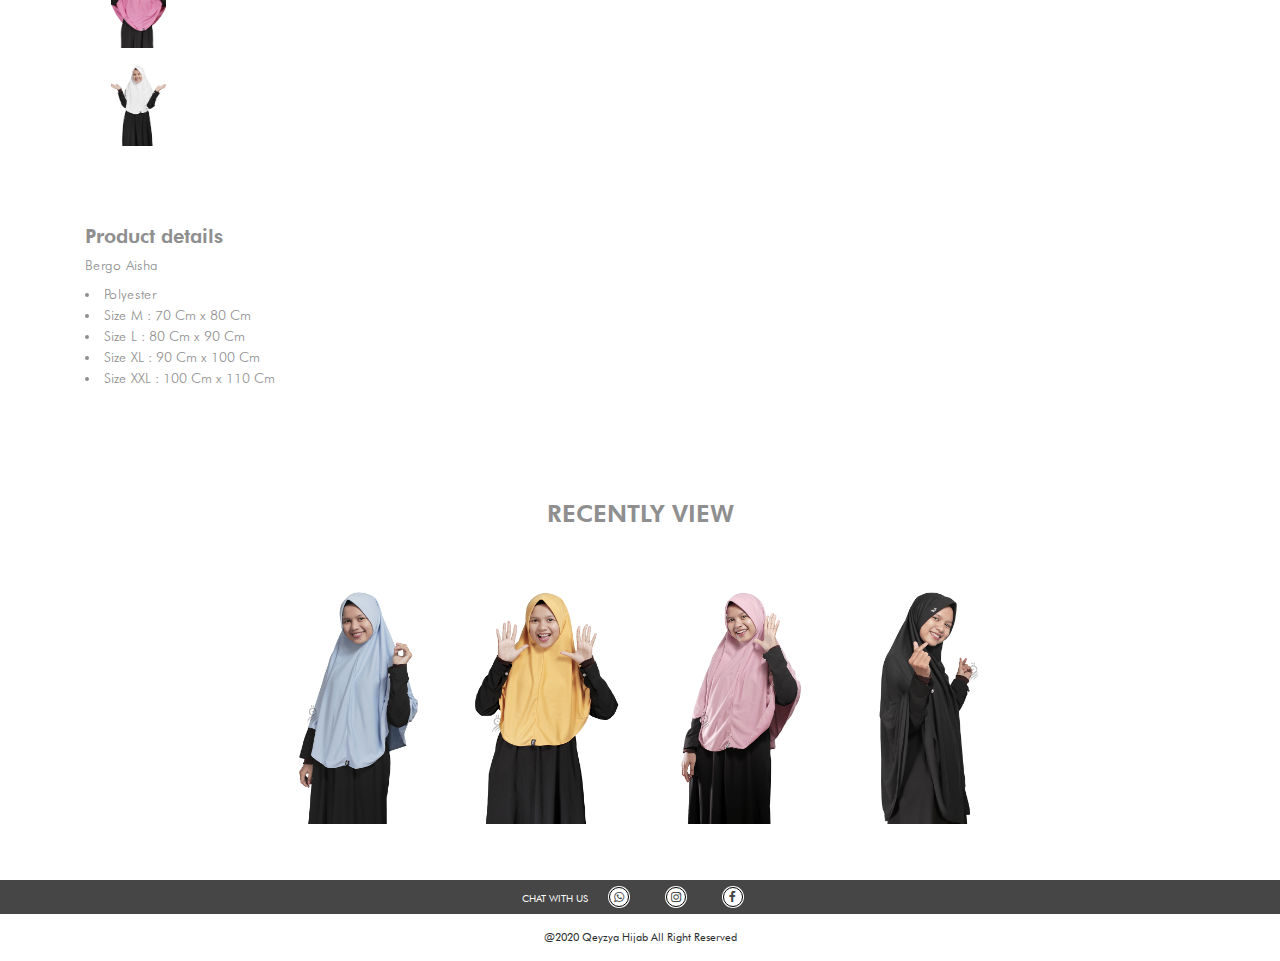
<file: shop-detail-bergoaisha.html>
<!DOCTYPE html>
<html>
<head>
<title>BERGO AISHA - DETAIL</title>
<link rel="shortcut icon" type="image/png" href="images/icon.png"/>
<meta name="viewport" content="width=device-width, initial-scale=1">
<meta http-equiv="Content-Type" content="text/html; charset=utf-8" />
<meta name="keywords" content="Qeyzya Hijab" />
<link href="css/bootstrap.min.css" rel="stylesheet" type="text/css"/>
<link href="font-awesome/css/font-awesome.min.css" rel="stylesheet" type="text/css"/>
<link href="css/fonts.css" rel="stylesheet" type="text/css"/>
<link href="css/style.css" rel="stylesheet" type="text/css"/>
<link href="css/owl.carousel.css" rel="stylesheet" type="text/css"/>
<link href="css/easydropdown.css" rel="stylesheet" type="text/css"/>
<link href="css/imageviewer.css" rel="stylesheet" type="text/css"/>
</head>
<body>
<div class="header">
		<div class="container">
			<div class="logo d-flex justify-content-center hidden-sm-down">
				<a href="index.html"><img src="images/logoqyz.png" alt=""></a>
			</div>
			<nav class="navbar navbar-toggleable-sm navbar-light">
				<button class="navbar-toggler navbar-toggler-left" id="sidebarCollapse">
					<span class="navbar-toggler-icon"></span>
				</button>
				<a class="navbar-brand mx-auto hidden-md-up" href="index.html"><img src="images/logoqyz.png" alt=""></a>
				<div class="navbar-collapse" id="sidebar">
					<span id="dismiss">
	                    <i class="fa fa-angle-left fa-2x"></i>
	                </span>
					<ul class="navbar-nav d-flex justify-content-center w-100">
						<li class="nav-item active">
							<a class="nav-link" href="index.html">HOME</a>
						</li>
						<li class="nav-item">
							<a class="nav-link" href="catalogue.html">CATALOGUE</a>
						</li>
						<li class="nav-item">
							<a class="nav-link" href="shop.html">SHOP</a>
						</li>
						<li class="nav-item">
							<a class="nav-link" href="about.html">ABOUT</a>
						</li>
					</ul>
				    <ul class="navbar-nav nav-sub hidden-md-up">
						<li class="nav-item active">
							<a class="nav-link" href="khimaraiza.html">BEST SELLER</a>
						</li>
						<li class="nav-item">
							<a class="nav-link" href="khimarneira.html">NEW IN</a>
						</li>
						<li class="nav-item">
							<a class="nav-link" href="bergoaisha.html">HIGH DISCOUNT</a>
						</li>
				    </ul>
					<ul class="navbar-nav nav-sub hidden-md-up">
							<li class="nav-item"><a class="nav-link2" href="https://wa.me/6285777827094">
							<i class="fa fa-whatsapp font-social-media" style="color: #000000"></i></a>
							</li>
							<li class="nav-item"><a class="nav-link2" href="https://www.instagram.com/qeyzyahijab">
							<i class="fa fa-instagram font-social-media" style="color: #000000"></i></a>
							</li>	
							<li class="nav-item"><a class="nav-link2" href="https://www.facebook.com/Qeyzyahijab">
							<i class="fa fa-facebook font-social-media" style="color: #000000"></i></a>
							</li>
					</ul>
			  	</div>
			</nav>
		</div>
	</div>
	<div id="content">
		<div class="main">
			<div class="container">
				<div class="shop-detail row mb-5 mx-0">
					<div class="hidden-md-up">BERGO AISHA</div>
					<div class="hidden-md-up">IDR. 55.000,00</div>
					<div class="prod-media col-sm-7">
						<div class="row">
							<div class="col-2 p-0 d-flex align-items-center flex-column hidden-xs-down">
								<div class="owl-thumbs" data-slider-id="1">
								    <img class="owl-thumb-item img-fluid active" src="images/aisha1.png" alt=""/>
								    <img class="owl-thumb-item img-fluid" src="images/aisha2.png" alt=""/>
									<img class="owl-thumb-item img-fluid" src="images/aisha3.png" alt=""/>
									<img class="owl-thumb-item img-fluid" src="images/aisha4.png" alt=""/>
									<img class="owl-thumb-item img-fluid" src="images/aisha5.png" alt=""/>
									<img class="owl-thumb-item img-fluid" src="images/aisha6.png" alt=""/>
									<img class="owl-thumb-item img-fluid" src="images/aisha7.png" alt=""/>
									<img class="owl-thumb-item img-fluid" src="images/aisha8.png" alt=""/>
									<img class="owl-thumb-item img-fluid" src="images/aisha9.png" alt=""/>
									<img class="owl-thumb-item img-fluid" src="images/aisha10.png" alt=""/>
									<img class="owl-thumb-item img-fluid" src="images/aisha11.png" alt=""/>
									<img class="owl-thumb-item img-fluid" src="images/aisha12.png" alt=""/>
									<img class="owl-thumb-item img-fluid" src="images/aisha13.png" alt=""/>
									<img class="owl-thumb-item img-fluid" src="images/aisha14.png" alt=""/>
									<img class="owl-thumb-item img-fluid" src="images/aisha15.png" alt=""/>
									<img class="owl-thumb-item img-fluid" src="images/aisha16.png" alt=""/>
								</div>

							</div>
							<div class="col-10">
								<div class="owl-carousel" id="sync1" data-slider-id="1">
						           <div class="item">
						           		<img src="images/aisha1.png" data-high-res-src="images/aisha1.png" alt="" class="pannable-image">
						           </div>
								   <div class="item">
						           		<img src="images/aisha2.png" data-high-res-src="images/aisha2.png" alt="" class="pannable-image">
						           </div>
								   <div class="item">
						           		<img src="images/aisha3.png" data-high-res-src="images/aisha3.png" alt="" class="pannable-image">
						           </div>
								   <div class="item">
						           		<img src="images/aisha4.png" data-high-res-src="images/aisha4.png" alt="" class="pannable-image">
						           </div>
								   <div class="item">
						           		<img src="images/aisha5.png" data-high-res-src="images/aisha5.png" alt="" class="pannable-image">
						           </div>
								   <div class="item">
						           		<img src="images/aisha6.png" data-high-res-src="images/aisha6.png" alt="" class="pannable-image">
						           </div>
								   <div class="item">
						           		<img src="images/aisha7.png" data-high-res-src="images/aisha7.png" alt="" class="pannable-image">
						           </div>
								   <div class="item">
						           		<img src="images/aisha8.png" data-high-res-src="images/aisha8.png" alt="" class="pannable-image">
						           </div>
								   <div class="item">
						           		<img src="images/aisha9.png" data-high-res-src="images/aisha9.png" alt="" class="pannable-image">
						           </div>
								   <div class="item">
						           		<img src="images/aisha10.png" data-high-res-src="images/aisha10.png" alt="" class="pannable-image">
						           </div>
								   <div class="item">
						           		<img src="images/aisha11.png" data-high-res-src="images/aisha11.png" alt="" class="pannable-image">
						           </div>
								   <div class="item">
						           		<img src="images/aisha12.png" data-high-res-src="images/aisha12.png" alt="" class="pannable-image">
						           </div>
								   <div class="item">
						           		<img src="images/aisha13.png" data-high-res-src="images/aisha13.png" alt="" class="pannable-image">
						           </div>
								   <div class="item">
						           		<img src="images/aisha14.png" data-high-res-src="images/aisha14.png" alt="" class="pannable-image">
						           </div>
								   <div class="item">
						           		<img src="images/aisha15.png" data-high-res-src="images/aisha15.png" alt="" class="pannable-image">
						           </div>
								   <div class="item">
						           		<img src="images/aisha16.png" data-high-res-src="images/aisha16.png" alt="" class="pannable-image">
						           </div>
							   
						        </div>
						       
							</div>
						</div>
					</div>
					<div class="prod-detail col-sm-5">
						<div class="row d-flex justify-content-end">
							<div class="col-10 pr-0">
								<div class="hidden-sm-down">BERGO AISHA</div>
								<div class="hidden-sm-down">IDR. 55.000,00</div>
								<div>COLOR : Putih, Abu Sedang, Abu Tua, Biru Baby, Milo, Coklat Susu, Coklat Tua, Kuning Mustard, Peach, Pink Sedang, Dusty Pink, Magenta, Merah Maroon, Hijau Tosca, Biru Navy, Hitam </div>
								<label for="" class="mb-2">SIZE: </label>
								<label>M | L | XL | XXL</label>

								<a class="btn btn-add" href="https://wa.me/6285777827094">ORDER</a>
							</div>
						</div>
					</div>
				</div>
				<div class="prod-detail-b row mb-5 pt-3 mx-0">
					<div class="col-sm-4 px-0">
						<h5 class="mb-2">Product details</h5>
						<p class="mb-2">Bergo Aisha</p>
						<ul>
							<li>Polyester</li>
							<li>Size M : 70 Cm x 80 Cm</li>
							<li>Size L : 80 Cm x 90 Cm</li>
							<li>Size XL : 90 Cm x 100 Cm</li>
							<li>Size XXL : 100 Cm x 110 Cm</li>


						</ul>
					</div>
				</div>
				<div class="mb-5 pt-3 mx-0">
					<h4 class="title-recently my-5">RECENTLY VIEW</h4>
					<div class="row d-flex justify-content-center">
						<div class="col-6 col-sm-2 py-2">
							<div class="hijab-recently">
									<div class="hijab-wrapper">
										<img class="img-fluid" src="images/aisha3.png" alt="">
									</div>
							</div>
						</div>
						<div class="col-6 col-sm-2 py-2">
							<div class="hijab-recently">
									<div class="hijab-wrapper">
										<img class="img-fluid" src="images/aisha10.png" alt="">
									</div>
							</div>
						</div>
						<div class="col-6 col-sm-2 py-2">
							<div class="hijab-recently">
									<div class="hijab-wrapper">
										<img class="img-fluid" src="images/aisha7.png" alt="">
									</div>
							</div>
						</div>
						<div class="col-6 col-sm-2 py-2">
							<div class="hijab-recently">
									<div class="hijab-wrapper">
										<img class="img-fluid" src="images/aisha9.png" alt="">
									</div>
							</div>
						</div>
					</div>
				</div>
			</div>
		</div>
				<footer>
			<div class="follow-us text-center">
				<div>CHAT WITH US</div>
				<ul class="sosmed">
					<li><a href="https://wa.me/6285777827094"><span class="icon-whatsapp"></span></a></li>
					<li><a href="https://www.instagram.com/qeyzyahijab"><span class="icon-instagram"></span></a></li>
					<li><a href="https://www.facebook.com/Qeyzyahijab"><span class="icon-facebook"></span></a></li>
				</ul>
			</div>
			
			<div class="copyright">
				@2020 Qeyzya Hijab All Right Reserved
			</div>
		</footer>
	</div>
	<div class="overlay"></div>
<!-- js -->
<script src="js/jquery.js" type="text/javascript"></script>
<script src="js/bootstrap.min.js" type="text/javascript"></script>
<script src="js/imageviewer.min.js" type="text/javascript"></script>
<script src="js/dropdown-menu.js" type="text/javascript"></script>
<script src="js/jquery.easydropdown.min.js" type="text/javascript"></script>
<script src="js/owl.carousel.min.js" type="text/javascript"></script>
<script src="js/owl.carousel2.thumbs.min.js" type="text/javascript"></script>
<script src="js/script.js" type="text/javascript"></script>
<script async src="//cdn.iframe.ly/embed.js" charset="utf-8"></script>
</body>
</html>
</file>
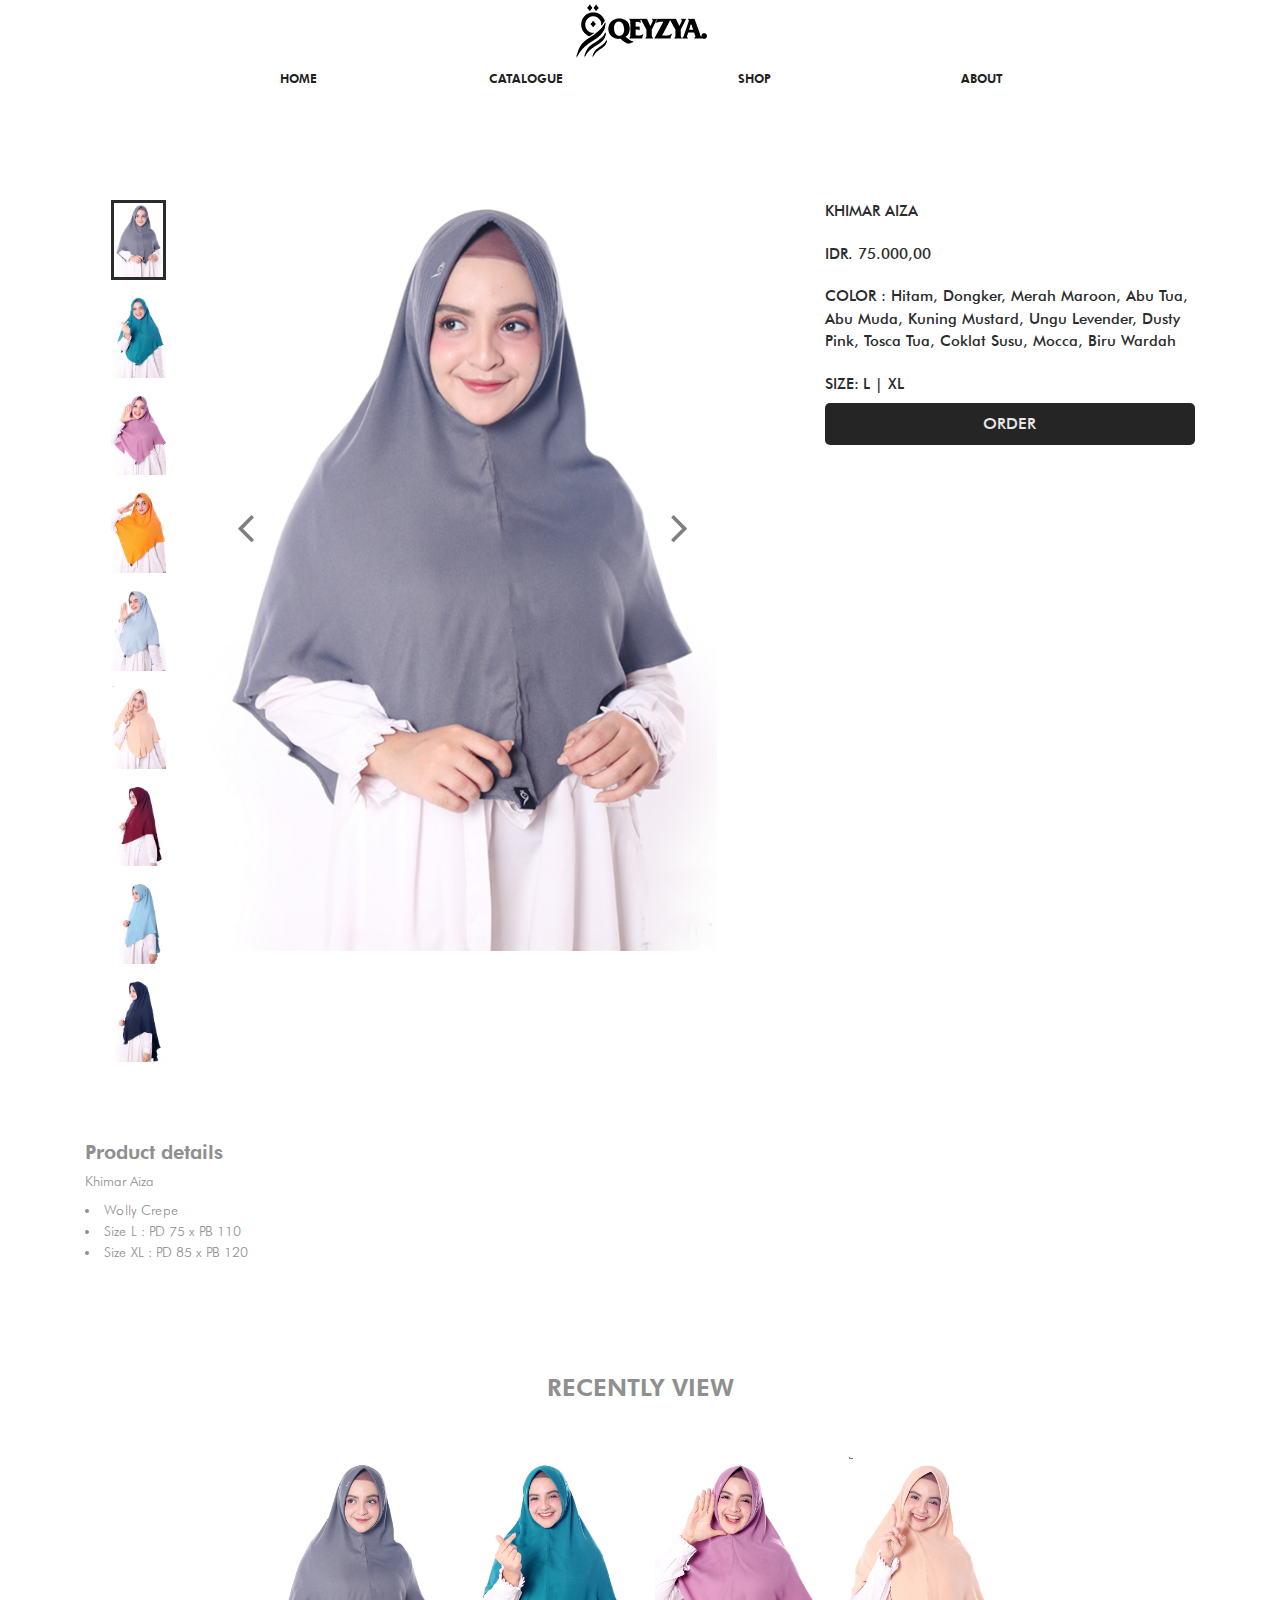
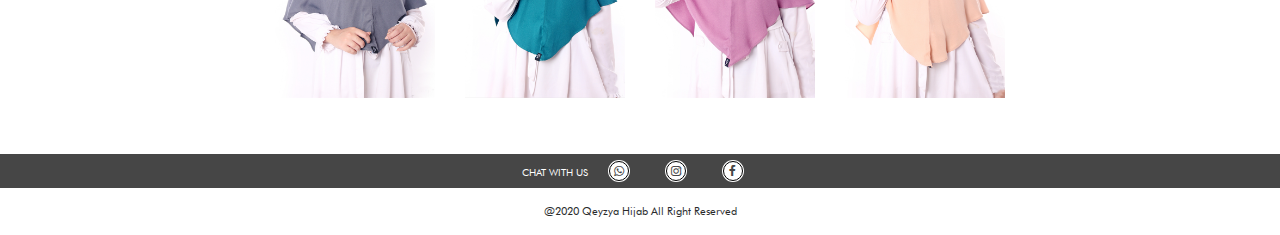
<file: shop-detail-khimaraiza.html>
<!DOCTYPE html>
<html>
<head>
<title>KHIMAR AIZA - DETAIL</title>
<link rel="shortcut icon" type="image/png" href="images/icon.png"/>
<meta name="viewport" content="width=device-width, initial-scale=1">
<meta http-equiv="Content-Type" content="text/html; charset=utf-8" />
<meta name="keywords" content="Qeyzya Hijab" />
<link href="css/bootstrap.min.css" rel="stylesheet" type="text/css"/>
<link href="font-awesome/css/font-awesome.min.css" rel="stylesheet" type="text/css"/>
<link href="css/fonts.css" rel="stylesheet" type="text/css"/>
<link href="css/style.css" rel="stylesheet" type="text/css"/>
<link href="css/owl.carousel.css" rel="stylesheet" type="text/css"/>
<link href="css/easydropdown.css" rel="stylesheet" type="text/css"/>
<link href="css/imageviewer.css" rel="stylesheet" type="text/css"/>
</head>
<body>
<div class="header">
		<div class="container">
			<div class="logo d-flex justify-content-center hidden-sm-down">
				<a href="index.html"><img src="images/logoqyz.png" alt=""></a>
			</div>
			<nav class="navbar navbar-toggleable-sm navbar-light">
				<button class="navbar-toggler navbar-toggler-left" id="sidebarCollapse">
					<span class="navbar-toggler-icon"></span>
				</button>
				<a class="navbar-brand mx-auto hidden-md-up" href="index.html"><img src="images/logoqyz.png" alt=""></a>
				<div class="navbar-collapse" id="sidebar">
					<span id="dismiss">
	                    <i class="fa fa-angle-left fa-2x"></i>
	                </span>
					<ul class="navbar-nav d-flex justify-content-center w-100">
						<li class="nav-item active">
							<a class="nav-link" href="index.html">HOME</a>
						</li>
						<li class="nav-item">
							<a class="nav-link" href="catalogue.html">CATALOGUE</a>
						</li>
						<li class="nav-item">
							<a class="nav-link" href="shop.html">SHOP</a>
						</li>
						<li class="nav-item">
							<a class="nav-link" href="about.html">ABOUT</a>
						</li>
					</ul>
				    <ul class="navbar-nav nav-sub hidden-md-up">
						<li class="nav-item active">
							<a class="nav-link" href="khimaraiza.html">BEST SELLER</a>
						</li>
						<li class="nav-item">
							<a class="nav-link" href="khimarneira.html">NEW IN</a>
						</li>
						<li class="nav-item">
							<a class="nav-link" href="bergoaisha.html">HIGH DISCOUNT</a>
						</li>
				    </ul>
					<ul class="navbar-nav nav-sub hidden-md-up">
							<li class="nav-item"><a class="nav-link2" href="https://wa.me/6285777827094">
							<i class="fa fa-whatsapp font-social-media" style="color: #000000"></i></a>
							</li>
							<li class="nav-item"><a class="nav-link2" href="https://www.instagram.com/qeyzyahijab">
							<i class="fa fa-instagram font-social-media" style="color: #000000"></i></a>
							</li>	
							<li class="nav-item"><a class="nav-link2" href="https://www.facebook.com/Qeyzyahijab">
							<i class="fa fa-facebook font-social-media" style="color: #000000"></i></a>
							</li>
					</ul>
			  	</div>
			</nav>
		</div>
	</div>
	<div id="content">
		<div class="main">
			<div class="container">
				<div class="shop-detail row mb-5 mx-0">
					<div class="hidden-md-up">KHIMAR AIZA</div>
					<div class="hidden-md-up">IDR. 75.000,00</div>
					<div class="prod-media col-sm-7">
						<div class="row">
							<div class="col-2 p-0 d-flex align-items-center flex-column hidden-xs-down">
								<div class="owl-thumbs" data-slider-id="1">
								    <img class="owl-thumb-item img-fluid active" src="images/aiza1.png" alt=""/>
								    <img class="owl-thumb-item img-fluid" src="images/aiza2.png" alt=""/>
									<img class="owl-thumb-item img-fluid" src="images/aiza3.png" alt=""/>
									<img class="owl-thumb-item img-fluid" src="images/aiza4.png" alt=""/>
									<img class="owl-thumb-item img-fluid" src="images/aiza5.png" alt=""/>
									<img class="owl-thumb-item img-fluid" src="images/aiza6.png" alt=""/>
									<img class="owl-thumb-item img-fluid" src="images/aiza7.png" alt=""/>
									<img class="owl-thumb-item img-fluid" src="images/aiza8.png" alt=""/>
									<img class="owl-thumb-item img-fluid" src="images/aiza9.png" alt=""/>
								</div>

							</div>
							<div class="col-10">
								<div class="owl-carousel" id="sync1" data-slider-id="1">
						           <div class="item">
						           		<img src="images/aiza1.png" data-high-res-src="images/aiza1.png" alt="" class="pannable-image">
						           </div>
						           <div class="item">
						           		<img src="images/aiza2.png" data-high-res-src="images/aiza2.png" alt="" class="pannable-image">
						           </div>
						           <div class="item">
						           		<img src="images/aiza3.png" data-high-res-src="images/aiza3.png" alt="" class="pannable-image">
						           </div>
						           <div class="item">
						           		<img src="images/aiza4.png" data-high-res-src="images/aiza4.png" alt="" class="pannable-image">
						           </div>
								   <div class="item">
						           		<img src="images/aiza5.png" data-high-res-src="images/aiza5.png" alt="" class="pannable-image">
						           </div>
								   <div class="item">
						           		<img src="images/aiza6.png" data-high-res-src="images/aiza6.png" alt="" class="pannable-image">
						           </div>
								   <div class="item">
						           		<img src="images/aiza7.png" data-high-res-src="images/aiza7.png" alt="" class="pannable-image">
						           </div>
								   <div class="item">
						           		<img src="images/aiza8.png" data-high-res-src="images/aiza8.png" alt="" class="pannable-image">
						           </div>
								   <div class="item">
						           		<img src="images/aiza9.png" data-high-res-src="images/aiza9.png" alt="" class="pannable-image">
						           </div>								   
						        </div>
						       
							</div>
						</div>
					</div>
					<div class="prod-detail col-sm-5">
						<div class="row d-flex justify-content-end">
							<div class="col-10 pr-0">
								<div class="hidden-sm-down">KHIMAR AIZA</div>
								<div class="hidden-sm-down">IDR. 75.000,00</div>
								<div>COLOR : Hitam, Dongker, Merah Maroon, Abu Tua, Abu Muda, Kuning Mustard, Ungu Levender, Dusty Pink, Tosca Tua, Coklat Susu, Mocca, Biru Wardah </div>
								<label for="" class="mb-2">SIZE: </label>
								<label>L | XL</label>

								<a class="btn btn-add" href="https://wa.me/6285777827094">ORDER</a>
							</div>
						</div>
					</div>
				</div>
				<div class="prod-detail-b row mb-5 pt-3 mx-0">
					<div class="col-sm-4 px-0">
						<h5 class="mb-2">Product details</h5>
						<p class="mb-2">Khimar Aiza</p>
						<ul>
							<li>Wolly Crepe</li>
							<li>Size L : PD 75 x PB 110</li>
							<li>Size XL : PD 85 x PB 120</li>

						</ul>
					</div>
				</div>
				<div class="mb-5 pt-3 mx-0">
					<h4 class="title-recently my-5">RECENTLY VIEW</h4>
					<div class="row d-flex justify-content-center">
						<div class="col-6 col-sm-2 py-2">
							<div class="hijab-recently">
									<div class="hijab-wrapper">
										<img class="img-fluid" src="images/aiza1.png" alt="">
									</div>
							</div>
						</div>
						<div class="col-6 col-sm-2 py-2">
							<div class="hijab-recently">
									<div class="hijab-wrapper">
										<img class="img-fluid" src="images/aiza2.png" alt="">
									</div>
							</div>
						</div>
						<div class="col-6 col-sm-2 py-2">
							<div class="hijab-recently">
									<div class="hijab-wrapper">
										<img class="img-fluid" src="images/aiza3.png" alt="">
									</div>
							</div>
						</div>
						<div class="col-6 col-sm-2 py-2">
							<div class="hijab-recently">
									<div class="hijab-wrapper">
										<img class="img-fluid" src="images/aiza6.png" alt="">
									</div>
							</div>
						</div>
					</div>
				</div>
			</div>
		</div>
				<footer>
			<div class="follow-us text-center">
				<div>CHAT WITH US</div>
				<ul class="sosmed">
					<li><a href="https://wa.me/6285777827094"><span class="icon-whatsapp"></span></a></li>
					<li><a href="https://www.instagram.com/qeyzyahijab"><span class="icon-instagram"></span></a></li>
					<li><a href="https://www.facebook.com/Qeyzyahijab"><span class="icon-facebook"></span></a></li>
				</ul>
			</div>
			
			<div class="copyright">
				@2020 Qeyzya Hijab All Right Reserved
			</div>
		</footer>
	</div>
	<div class="overlay"></div>
<!-- js -->
<script src="js/jquery.js" type="text/javascript"></script>
<script src="js/bootstrap.min.js" type="text/javascript"></script>
<script src="js/imageviewer.min.js" type="text/javascript"></script>
<script src="js/dropdown-menu.js" type="text/javascript"></script>
<script src="js/jquery.easydropdown.min.js" type="text/javascript"></script>
<script src="js/owl.carousel.min.js" type="text/javascript"></script>
<script src="js/owl.carousel2.thumbs.min.js" type="text/javascript"></script>
<script src="js/script.js" type="text/javascript"></script>
<script async src="//cdn.iframe.ly/embed.js" charset="utf-8"></script>
</body>
</html>
</file>
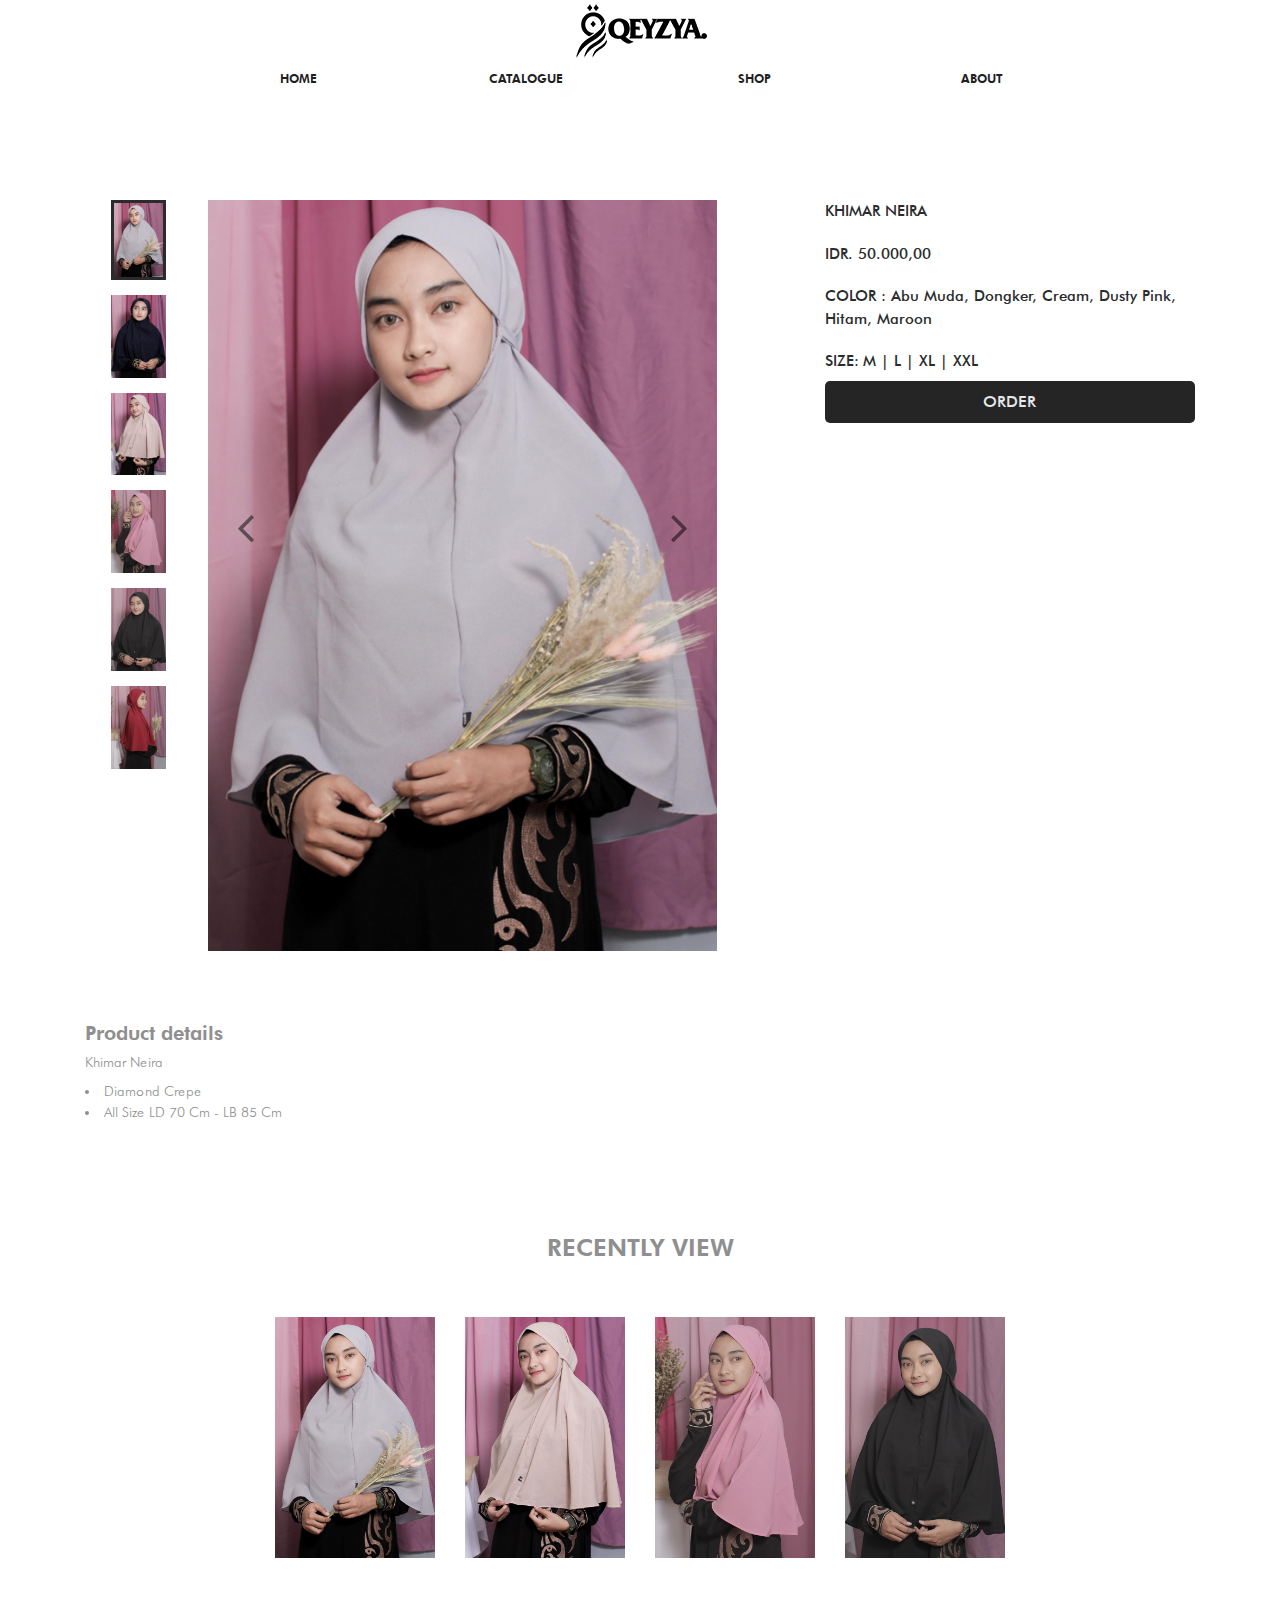
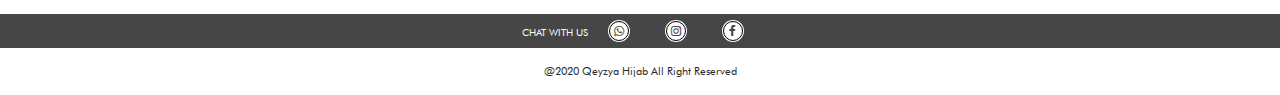
<file: shop-detail-khimarneira.html>
<!DOCTYPE html>
<html>
<head>
<title>KHIMAR NEIRA - DETAIL</title>
<link rel="shortcut icon" type="image/png" href="images/icon.png"/>
<meta name="viewport" content="width=device-width, initial-scale=1">
<meta http-equiv="Content-Type" content="text/html; charset=utf-8" />
<meta name="keywords" content="Qeyzya Hijab" />
<link href="css/bootstrap.min.css" rel="stylesheet" type="text/css"/>
<link href="font-awesome/css/font-awesome.min.css" rel="stylesheet" type="text/css"/>
<link href="css/fonts.css" rel="stylesheet" type="text/css"/>
<link href="css/style.css" rel="stylesheet" type="text/css"/>
<link href="css/owl.carousel.css" rel="stylesheet" type="text/css"/>
<link href="css/easydropdown.css" rel="stylesheet" type="text/css"/>
<link href="css/imageviewer.css" rel="stylesheet" type="text/css"/>
</head>
<body>
<div class="header">
		<div class="container">
			<div class="logo d-flex justify-content-center hidden-sm-down">
				<a href="index.html"><img src="images/logoqyz.png" alt=""></a>
			</div>
			<nav class="navbar navbar-toggleable-sm navbar-light">
				<button class="navbar-toggler navbar-toggler-left" id="sidebarCollapse">
					<span class="navbar-toggler-icon"></span>
				</button>
				<a class="navbar-brand mx-auto hidden-md-up" href="index.html"><img src="images/logoqyz.png" alt=""></a>
				<div class="navbar-collapse" id="sidebar">
					<span id="dismiss">
	                    <i class="fa fa-angle-left fa-2x"></i>
	                </span>
					<ul class="navbar-nav d-flex justify-content-center w-100">
						<li class="nav-item active">
							<a class="nav-link" href="index.html">HOME</a>
						</li>
						<li class="nav-item">
							<a class="nav-link" href="catalogue.html">CATALOGUE</a>
						</li>
						<li class="nav-item">
							<a class="nav-link" href="shop.html">SHOP</a>
						</li>
						<li class="nav-item">
							<a class="nav-link" href="about.html">ABOUT</a>
						</li>
					</ul>
				    <ul class="navbar-nav nav-sub hidden-md-up">
						<li class="nav-item active">
							<a class="nav-link" href="khimaraiza.html">BEST SELLER</a>
						</li>
						<li class="nav-item">
							<a class="nav-link" href="khimarneira.html">NEW IN</a>
						</li>
						<li class="nav-item">
							<a class="nav-link" href="bergoaisha.html">HIGH DISCOUNT</a>
						</li>
				    </ul>
					<ul class="navbar-nav nav-sub hidden-md-up">
							<li class="nav-item"><a class="nav-link2" href="https://wa.me/6285777827094">
							<i class="fa fa-whatsapp font-social-media" style="color: #000000"></i></a>
							</li>
							<li class="nav-item"><a class="nav-link2" href="https://www.instagram.com/qeyzyahijab">
							<i class="fa fa-instagram font-social-media" style="color: #000000"></i></a>
							</li>	
							<li class="nav-item"><a class="nav-link2" href="https://www.facebook.com/Qeyzyahijab">
							<i class="fa fa-facebook font-social-media" style="color: #000000"></i></a>
							</li>
					</ul>
			  	</div>
			</nav>
		</div>
	</div>
	<div id="content">
		<div class="main">
			<div class="container">
				<div class="shop-detail row mb-5 mx-0">
					<div class="hidden-md-up">KHIMAR NEIRA</div>
					<div class="hidden-md-up">IDR. 50.000,00</div>
					<div class="prod-media col-sm-7">
						<div class="row">
							<div class="col-2 p-0 d-flex align-items-center flex-column hidden-xs-down">
								<div class="owl-thumbs" data-slider-id="1">
								    <img class="owl-thumb-item img-fluid active" src="images/khimar1.png" alt=""/>
								    <img class="owl-thumb-item img-fluid" src="images/khimar2.png" alt=""/>
								    <img class="owl-thumb-item img-fluid" src="images/khimar3.png" alt=""/>
								    <img class="owl-thumb-item img-fluid" src="images/khimar4.png" alt=""/>
									<img class="owl-thumb-item img-fluid" src="images/khimar5.png" alt=""/>
									<img class="owl-thumb-item img-fluid" src="images/khimar6.png" alt=""/>
								</div>

							</div>
							<div class="col-10">
								<div class="owl-carousel" id="sync1" data-slider-id="1">
						           <div class="item">
						           		<img src="images/khimar1.png" data-high-res-src="images/khimar1.png" alt="" class="pannable-image">
						           </div>
						           <div class="item">
						           		<img src="images/khimar2.png" data-high-res-src="images/khimar2.png" alt="" class="pannable-image">
						           </div>
						           <div class="item">
						           		<img src="images/khimar3.png" data-high-res-src="images/khimar3.png" alt="" class="pannable-image">
						           </div>
						           <div class="item">
						           		<img src="images/khimar4.png" data-high-res-src="images/khimar4.png" alt="" class="pannable-image">
						           </div>
								   <div class="item">
						           		<img src="images/khimar5.png" data-high-res-src="images/khimar5.png" alt="" class="pannable-image">
						           </div>
								   <div class="item">
						           		<img src="images/khimar6.png" data-high-res-src="images/khimar6.png" alt="" class="pannable-image">
						           </div>
								   
						        </div>
						       
							</div>
						</div>
					</div>
					<div class="prod-detail col-sm-5">
						<div class="row d-flex justify-content-end">
							<div class="col-10 pr-0">
								<div class="hidden-sm-down">KHIMAR NEIRA</div>
								<div class="hidden-sm-down">IDR. 50.000,00</div>
								<div>COLOR : Abu Muda, Dongker, Cream, Dusty Pink, Hitam, Maroon </div>
								<label for="" class="mb-2">SIZE: </label>
								<label>M | L | XL | XXL</label>

								<a class="btn btn-add" href="https://wa.me/6285777827094">ORDER</a>
							</div>
						</div>
					</div>
				</div>
				<div class="prod-detail-b row mb-5 pt-3 mx-0">
					<div class="col-sm-4 px-0">
						<h5 class="mb-2">Product details</h5>
						<p class="mb-2">Khimar Neira</p>
						<ul>
							<li>Diamond Crepe</li>
							<li>All Size LD 70 Cm - LB 85 Cm</li>

						</ul>
					</div>
				</div>
				<div class="mb-5 pt-3 mx-0">
					<h4 class="title-recently my-5">RECENTLY VIEW</h4>
					<div class="row d-flex justify-content-center">
						<div class="col-6 col-sm-2 py-2">
							<div class="hijab-recently">
									<div class="hijab-wrapper">
										<img class="img-fluid" src="images/khimar1.png" alt="">
									</div>
							</div>
						</div>
						<div class="col-6 col-sm-2 py-2">
							<div class="hijab-recently">
									<div class="hijab-wrapper">
										<img class="img-fluid" src="images/khimar3.png" alt="">
									</div>
							</div>
						</div>
						<div class="col-6 col-sm-2 py-2">
							<div class="hijab-recently">
									<div class="hijab-wrapper">
										<img class="img-fluid" src="images/khimar4.png" alt="">
									</div>
							</div>
						</div>
						<div class="col-6 col-sm-2 py-2">
							<div class="hijab-recently">
									<div class="hijab-wrapper">
										<img class="img-fluid" src="images/khimar5.png" alt="">
									</div>
							</div>
						</div>
					</div>
				</div>
			</div>
		</div>
				<footer>
			<div class="follow-us text-center">
				<div>CHAT WITH US</div>
				<ul class="sosmed">
					<li><a href="https://wa.me/6285777827094"><span class="icon-whatsapp"></span></a></li>
					<li><a href="https://www.instagram.com/qeyzyahijab"><span class="icon-instagram"></span></a></li>
					<li><a href="https://www.facebook.com/Qeyzyahijab"><span class="icon-facebook"></span></a></li>
				</ul>
			</div>
			
			<div class="copyright">
				@2020 Qeyzya Hijab All Right Reserved
			</div>
		</footer>
	</div>
	<div class="overlay"></div>
<!-- js -->
<script src="js/jquery.js" type="text/javascript"></script>
<script src="js/bootstrap.min.js" type="text/javascript"></script>
<script src="js/imageviewer.min.js" type="text/javascript"></script>
<script src="js/dropdown-menu.js" type="text/javascript"></script>
<script src="js/jquery.easydropdown.min.js" type="text/javascript"></script>
<script src="js/owl.carousel.min.js" type="text/javascript"></script>
<script src="js/owl.carousel2.thumbs.min.js" type="text/javascript"></script>
<script src="js/script.js" type="text/javascript"></script>
<script async src="//cdn.iframe.ly/embed.js" charset="utf-8"></script>
</body>
</html>
</file>
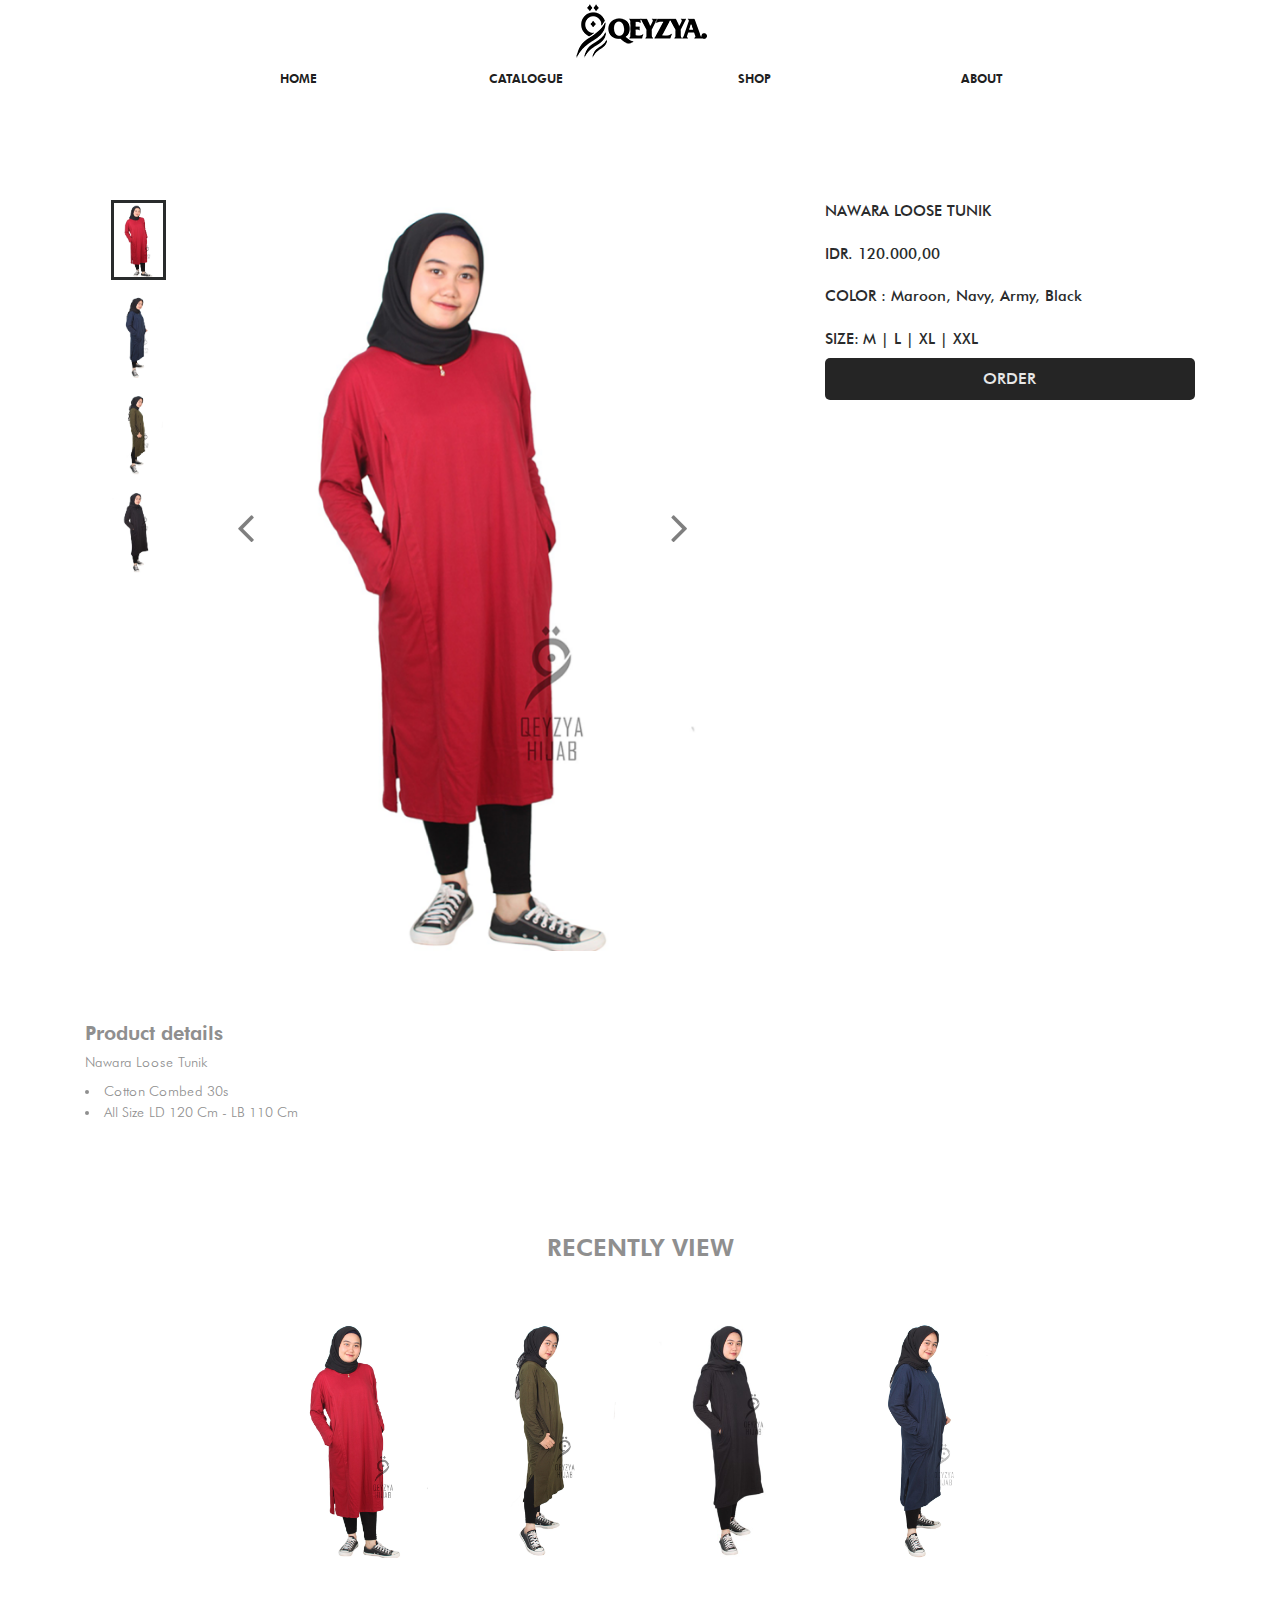
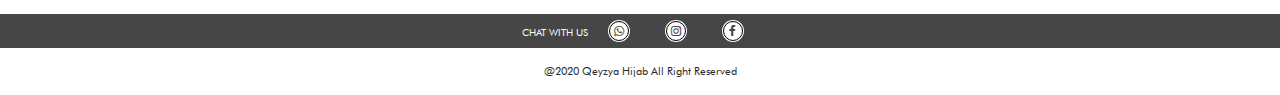
<file: shop-detail-nawaraloosetunik.html>
<!DOCTYPE html>
<html>
<head>
<title>NAWARA LOOSE TUNIK - DETAIL</title>
<link rel="shortcut icon" type="image/png" href="images/icon.png"/>
<meta name="viewport" content="width=device-width, initial-scale=1">
<meta http-equiv="Content-Type" content="text/html; charset=utf-8" />
<meta name="keywords" content="Qeyzya Hijab" />
<link href="css/bootstrap.min.css" rel="stylesheet" type="text/css"/>
<link href="font-awesome/css/font-awesome.min.css" rel="stylesheet" type="text/css"/>
<link href="css/fonts.css" rel="stylesheet" type="text/css"/>
<link href="css/style.css" rel="stylesheet" type="text/css"/>
<link href="css/owl.carousel.css" rel="stylesheet" type="text/css"/>
<link href="css/easydropdown.css" rel="stylesheet" type="text/css"/>
<link href="css/imageviewer.css" rel="stylesheet" type="text/css"/>
</head>
<body>
<div class="header">
		<div class="container">
			<div class="logo d-flex justify-content-center hidden-sm-down">
				<a href="index.html"><img src="images/logoqyz.png" alt=""></a>
			</div>
			<nav class="navbar navbar-toggleable-sm navbar-light">
				<button class="navbar-toggler navbar-toggler-left" id="sidebarCollapse">
					<span class="navbar-toggler-icon"></span>
				</button>
				<a class="navbar-brand mx-auto hidden-md-up" href="index.html"><img src="images/logoqyz.png" alt=""></a>
				<div class="navbar-collapse" id="sidebar">
					<span id="dismiss">
	                    <i class="fa fa-angle-left fa-2x"></i>
	                </span>
					<ul class="navbar-nav d-flex justify-content-center w-100">
						<li class="nav-item active">
							<a class="nav-link" href="index.html">HOME</a>
						</li>
						<li class="nav-item">
							<a class="nav-link" href="catalogue.html">CATALOGUE</a>
						</li>
						<li class="nav-item">
							<a class="nav-link" href="shop.html">SHOP</a>
						</li>
						<li class="nav-item">
							<a class="nav-link" href="about.html">ABOUT</a>
						</li>
					</ul>
				    <ul class="navbar-nav nav-sub hidden-md-up">
						<li class="nav-item active">
							<a class="nav-link" href="khimaraiza.html">BEST SELLER</a>
						</li>
						<li class="nav-item">
							<a class="nav-link" href="khimarneira.html">NEW IN</a>
						</li>
						<li class="nav-item">
							<a class="nav-link" href="bergoaisha.html">HIGH DISCOUNT</a>
						</li>
				    </ul>
					<ul class="navbar-nav nav-sub hidden-md-up">
							<li class="nav-item"><a class="nav-link2" href="https://wa.me/6285777827094">
							<i class="fa fa-whatsapp font-social-media" style="color: #000000"></i></a>
							</li>
							<li class="nav-item"><a class="nav-link2" href="https://www.instagram.com/qeyzyahijab">
							<i class="fa fa-instagram font-social-media" style="color: #000000"></i></a>
							</li>	
							<li class="nav-item"><a class="nav-link2" href="https://www.facebook.com/Qeyzyahijab">
							<i class="fa fa-facebook font-social-media" style="color: #000000"></i></a>
							</li>
					</ul>
			  	</div>
			</nav>
		</div>
	</div>
	<div id="content">
		<div class="main">
			<div class="container">
				<div class="shop-detail row mb-5 mx-0">
					<div class="hidden-md-up">NAWARA LOOSE TUNIK</div>
					<div class="hidden-md-up">IDR. 120.000,00</div>
					<div class="prod-media col-sm-7">
						<div class="row">
							<div class="col-2 p-0 d-flex align-items-center flex-column hidden-xs-down">
								<div class="owl-thumbs" data-slider-id="1">
								    <img class="owl-thumb-item img-fluid active" src="images/nawara1.png" alt=""/>
								    <img class="owl-thumb-item img-fluid" src="images/nawara2.png" alt=""/>
								    <img class="owl-thumb-item img-fluid" src="images/nawara3.png" alt=""/>
								    <img class="owl-thumb-item img-fluid" src="images/nawara4.png" alt=""/>
								</div>

							</div>
							<div class="col-10">
								<div class="owl-carousel" id="sync1" data-slider-id="1">
						           <div class="item">
						           		<img src="images/nawara1.png" data-high-res-src="images/nawara1.png" alt="" class="pannable-image">
						           </div>
						           <div class="item">
						           		<img src="images/nawara2.png" data-high-res-src="images/nawara2.png" alt="" class="pannable-image">
						           </div>
						           <div class="item">
						           		<img src="images/nawara3.png" data-high-res-src="images/nawara3.png" alt="" class="pannable-image">
						           </div>
						           <div class="item">
						           		<img src="images/nawara4.png" data-high-res-src="images/nawara4.png" alt="" class="pannable-image">
						           </div>
								   
						        </div>
						       
							</div>
						</div>
					</div>
					<div class="prod-detail col-sm-5">
						<div class="row d-flex justify-content-end">
							<div class="col-10 pr-0">
								<div class="hidden-sm-down">NAWARA LOOSE TUNIK</div>
								<div class="hidden-sm-down">IDR. 120.000,00</div>
								<div>COLOR : Maroon, Navy, Army, Black </div>
								<label for="" class="mb-2">SIZE: </label>
								<label>M | L | XL | XXL</label>

								<a class="btn btn-add" href="https://wa.me/6285777827094">ORDER</a>
							</div>
						</div>
					</div>
				</div>
				<div class="prod-detail-b row mb-5 pt-3 mx-0">
					<div class="col-sm-4 px-0">
						<h5 class="mb-2">Product details</h5>
						<p class="mb-2">Nawara Loose Tunik</p>
						<ul>
							<li>Cotton Combed 30s</li>
							<li>All Size LD 120 Cm - LB 110 Cm</li>

						</ul>
					</div>
				</div>
				<div class="mb-5 pt-3 mx-0">
					<h4 class="title-recently my-5">RECENTLY VIEW</h4>
					<div class="row d-flex justify-content-center">
						<div class="col-6 col-sm-2 py-2">
							<div class="hijab-recently">
									<div class="hijab-wrapper">
										<img class="img-fluid" src="images/nawara1.png" alt="">
									</div>
							</div>
						</div>
						<div class="col-6 col-sm-2 py-2">
							<div class="hijab-recently">
									<div class="hijab-wrapper">
										<img class="img-fluid" src="images/nawara3.png" alt="">
									</div>
							</div>
						</div>
						<div class="col-6 col-sm-2 py-2">
							<div class="hijab-recently">
									<div class="hijab-wrapper">
										<img class="img-fluid" src="images/nawara4.png" alt="">
									</div>
							</div>
						</div>
						<div class="col-6 col-sm-2 py-2">
							<div class="hijab-recently">
									<div class="hijab-wrapper">
										<img class="img-fluid" src="images/nawara2.png" alt="">
									</div>
							</div>
						</div>
					</div>
				</div>
			</div>
		</div>
				<footer>
			<div class="follow-us text-center">
				<div>CHAT WITH US</div>
				<ul class="sosmed">
					<li><a href="https://wa.me/6285777827094"><span class="icon-whatsapp"></span></a></li>
					<li><a href="https://www.instagram.com/qeyzyahijab"><span class="icon-instagram"></span></a></li>
					<li><a href="https://www.facebook.com/Qeyzyahijab"><span class="icon-facebook"></span></a></li>
				</ul>
			</div>
			
			<div class="copyright">
				@2020 Qeyzya Hijab All Right Reserved
			</div>
		</footer>
	</div>
	<div class="overlay"></div>
<!-- js -->
<script src="js/jquery.js" type="text/javascript"></script>
<script src="js/bootstrap.min.js" type="text/javascript"></script>
<script src="js/imageviewer.min.js" type="text/javascript"></script>
<script src="js/dropdown-menu.js" type="text/javascript"></script>
<script src="js/jquery.easydropdown.min.js" type="text/javascript"></script>
<script src="js/owl.carousel.min.js" type="text/javascript"></script>
<script src="js/owl.carousel2.thumbs.min.js" type="text/javascript"></script>
<script src="js/script.js" type="text/javascript"></script>
<script async src="//cdn.iframe.ly/embed.js" charset="utf-8"></script>
</body>
</html>
</file>
<file: css/fonts.css>
@font-face {
  font-family: 'Futura Book font';
  src: url('../fonts/Futura Book font.eot');
  src: url('../fonts/Futura Book font.woff2') format('woff2'),
       url('../fonts/Futura Book font.eot?#iefix') format('embedded-opentype');
  font-weight: normal;
  font-style: normal;
}
@font-face {
  font-family: 'FuturaBT-Book';
  src: url('../fonts/FuturaBT-Book.woff') format('woff'),
       url('../fonts/FuturaBT-Book.ttf') format('truetype'),
       url('../fonts/FuturaBT-Book.svg#FuturaBT-Book') format('svg');
  font-weight: normal;
  font-style: normal;
}
@font-face {
  font-family: 'Futura Heavy font';
  src: url('../fonts/Futura Heavy font.eot');
  src: url('../fonts/Futura Heavy font.woff2') format('woff2'),
       url('../fonts/Futura Heavy font.eot?#iefix') format('embedded-opentype');
  font-weight: normal;
  font-style: normal;
}
@font-face {
  font-family: 'FuturaBT-Heavy';
  src: url('../fonts/FuturaBT-Heavy.woff') format('woff'),
       url('../fonts/FuturaBT-Heavy.ttf') format('truetype'),
       url('../fonts/FuturaBT-Heavy.svg#FuturaBT-Heavy') format('svg');
  font-weight: normal;
  font-style: normal;
}
@font-face {
  font-family: 'FuturaBT-Light';
  src: url('../fonts/FuturaBT-Light.eot');
  src: url('../fonts/FuturaBT-Light.woff2') format('woff2'),
       url('../fonts/FuturaBT-Light.woff') format('woff'),
       url('../fonts/FuturaBT-Light.ttf') format('truetype'),
       url('../fonts/FuturaBT-Light.svg#FuturaBT-Light') format('svg'),
       url('../fonts/FuturaBT-Light.eot?#iefix') format('embedded-opentype');
  font-weight: normal;
  font-style: normal;
}
@font-face {
  font-family: 'FuturaBT-Medium';
  src: url('../fonts/FuturaBT-Medium.woff') format('woff'),
       url('../fonts/FuturaBT-Medium.ttf') format('truetype'),
       url('../fonts/FuturaBT-Medium.svg#FuturaBT-Medium') format('svg');
  font-weight: normal;
  font-style: normal;
}
@font-face {
  font-family: 'futura medium bt';
  src: url('../fonts/futura medium bt.eot');
  src: url('../fonts/futura medium bt.woff2') format('woff2'),
       url('../fonts/futura medium bt.eot?#iefix') format('embedded-opentype');
  font-weight: normal;
  font-style: normal;
}
@font-face {
  font-family: 'Lobster-Regular';
  src: url('../fonts/Lobster-Regular.eot');
  src: url('../fonts/Lobster-Regular.woff2') format('woff2'),
       url('../fonts/Lobster-Regular.woff') format('woff'),
       url('../fonts/Lobster-Regular.ttf') format('truetype'),
       url('../fonts/Lobster-Regular.svg#Lobster-Regular') format('svg'),
       url('../fonts/Lobster-Regular.eot?#iefix') format('embedded-opentype');
  font-weight: normal;
  font-style: normal;
}
@font-face {
  font-family: 'Futura Bold BT';
  src: url('../fonts/Futura Bold BT.eot');
  src: url('../fonts/Futura Bold BT.woff2') format('woff2'),
       url('../fonts/Futura Bold BT.eot?#iefix') format('embedded-opentype');
  font-weight: normal;
  font-style: normal;
}
@font-face {
  font-family: 'FuturaBT-Bold';
  src: url('../fonts/FuturaBT-Bold.woff') format('woff'),
       url('../fonts/FuturaBT-Bold.ttf') format('truetype'),
       url('../fonts/FuturaBT-Bold.svg#FuturaBT-Bold') format('svg');
  font-weight: normal;
  font-style: normal;
}
@font-face {
  font-family: 'BaronNeue';
  src: url('../fonts/BaronNeue.eot');
  src: url('../fonts/BaronNeue.woff2') format('woff2'),
       url('../fonts/BaronNeue.woff') format('woff'),
       url('../fonts/BaronNeue.ttf') format('truetype'),
       url('../fonts/BaronNeue.svg#BaronNeue') format('svg'),
       url('../fonts/BaronNeue.eot?#iefix') format('embedded-opentype');
  font-weight: normal;
  font-style: normal;
}
@font-face {
  font-family: 'BaronNeueBlack';
  src: url('../fonts/BaronNeueBlack.eot');
  src: url('../fonts/BaronNeueBlack.woff2') format('woff2'),
       url('../fonts/BaronNeueBlack.woff') format('woff'),
       url('../fonts/BaronNeueBlack.ttf') format('truetype'),
       url('../fonts/BaronNeueBlack.svg#BaronNeueBlack') format('svg'),
       url('../fonts/BaronNeueBlack.eot?#iefix') format('embedded-opentype');
  font-weight: normal;
  font-style: normal;
}
@font-face {
  font-family: 'DKAiguille-Regular';
  src: url('../fonts/DKAiguille-Regular.eot');
  src: url('../fonts/DKAiguille-Regular.woff2') format('woff2'),
       url('../fonts/DKAiguille-Regular.woff') format('woff'),
       url('../fonts/DKAiguille-Regular.ttf') format('truetype'),
       url('../fonts/DKAiguille-Regular.svg#DKAiguille-Regular') format('svg'),
       url('../fonts/DKAiguille-Regular.eot?#iefix') format('embedded-opentype');
  font-weight: normal;
  font-style: normal;
}

/*icomoon*/
@font-face {
  font-family: 'icomoon';
  src:  url('../fonts/icomoon.eot?szap6p');
  src:  url('../fonts/icomoon.eot?szap6p#iefix') format('embedded-opentype'),
    url('../fonts/icomoon.ttf?szap6p') format('truetype'),
    url('../fonts/icomoon.woff?szap6p') format('woff'),
    url('../fonts/icomoon.svg?szap6p#icomoon') format('svg');
  font-weight: normal;
  font-style: normal;
}
</file>
<file: css/style.css>
*{
    box-sizing: border-box;
}
html, body{
    font-size: 100%;
	background:	#fff;
	font-family: 'FuturaBT-Book';
}
p{
	margin:0;
	font-size:14px;
}
h1,h2,h3,h4,h5,h6{
	font-family: 'FuturaBT-Heavy';
	margin:0;
}
ul,label{
	margin:0;
	padding:0;
}
body a:hover{
	text-decoration:none;
}
h2{
    font-size: 18px;
}
p{
    font-size: 12px;
}
a{
    color: #6b6b6b;
}
a:focus, a:hover, a:active{
    text-decoration: none;
    outline: none;
}
button{
    cursor: pointer;
    border-radius: 0 !important;
}
button:focus{
    outline: none;
}
.tab { 
    display:inline-block; 
    margin-left: 40px; 
}
.btn-dark {
    color: #e8e8e8;
    background-color: #252525;
    border-color: #252525;
    font-family: 'FuturaBT-Bold';
}
.btn-submit{
    margin-left: 5px;
    margin-top: 2rem;
    margin-bottom: 1rem;
    cursor: pointer;
}
.no-fixed{
    position: unset !important;
}
.form-control{
    border-radius: 0;
}
.iv-container{
	margin-top: -1em;
}
.content-img{
    margin-top: 5px;
}
/*-- header --*/
input[type="submit"],.panel-body ul li a,.checkout-right-basket a,.additional_info_sub_grid_right a,.panel_bottom li a,.panel-title a,.breadcrumb_dress ul li a,.multi-column-dropdown li a,.footer-copy p a,.w3_footer_grid ul li a,.agileinfo_banner_bottom1_grid_left a,.navbar-default .navbar-nav > li > a,.simpleCart_shelfItem p a,.agile_ecommerce_tab_left h5 a,.w3_hs_bottom ul li a,.team-bottom a{
	transition:.5s ease-in-out;
	-webkit-transition:.5s ease-in-out;
	-moz-transition:.5s ease-in-out;
	-o-transition:.5s ease-in-out;
}
.header {
    /*padding-top: 10px;*/
    position: fixed;
    z-index: 999;
    background: #fff;
    width: 100%;
}
.font-social-media {
  font-size: 23px;
  color: #727376;
  margin-top: 8px;
  margin-right: 7px;
}


.modal-header{
    border: none;
}
.modal-title{
    font-family: 'FuturaBT-Light';
}
.top-header{
    height: 30px;
}
.top-header .nav{
    margin-left: -7px;
}
.logo{
    height: 55px;
}
.logo a,
.logo-mag a{
    color: #000;
    font-family: 'FuturaBT-Bold';
    font-size: 35px;
    letter-spacing: 6px;
}
.navbar-text img{
    width: 20px;
}
a.nav-item {
    font-size: 10px;
    color: #000;
    padding: 0 10px;
    position: relative;
    line-height: 29px;
    /*border-right: 1px solid;*/
    display: inline-block;
}
nav.nav.nav-left-large a:nth-child(2):before,
.nav-mag a:nth-child(2):before{
    content: '';
    height: 35%;
    width: 1px;
    position: absolute;
    left: 0;
    bottom: 0;
    top: 0;
    margin: auto;
    background-color: #1f1f1f;
}
ul.nav{
    padding-top: 6px;
}
ul.nav a{
    padding: 0px 5px;
    color: #000;
    font-size: 11px;
}
.nav.nav-left-large{
    display: -webkit-unset; 
    display: -ms-unset;
    display: unset;
}
.nav.nav-left-large > a:not(:first-child){
    margin-left: -6px;
}
.nav-item.cart a{
    padding-right: 0;
    position: relative;
}
.nav-item.cart span{
    display: none;
}
.nav-item.cart span.active{
    display: block;
}
.nav-item.cart span{
    position: absolute;
    font-size: 10px;
    height: 15px;
    width: 19px;
    text-align: center;
    color: #fff;
    right: 1px;
    background: #4b4b4b;
    top: -1px;
    font-family: 'FuturaBT-Heavy';
    bottom: 2px;
    margin: auto;
}
.nav-item.dropdown img {
    position: relative;
    bottom: -2px;
    width: 12px;
}

/*.dropdown, .dropup {
    position: relative;
    margin: 0 10px;
}*/
.dropdown-item.active, .dropdown-item:active {
    color: inherit;
    outline: 0;
    background-color: #e9ecef;
}
.dropdown-item {
    display: block;
    width: 100%;
    padding: 0.25rem 6px;
    clear: both;
    font-family: 'FuturaBT-Book';
    font-size: 11px;
    font-weight: 400;
    color: #212529;
    text-align: inherit;
    white-space: nowrap;
    background-color: transparent;
    border: 0;
}
.dropdown-menu{
    padding: 0;
}
.dropdown, .dropup {
    list-style: none;
}
.navbar{
    padding: .5rem 0;
    height: 45px;
    margin-bottom: 10px;
}
.nav-item.cart img{
    width: 20px;
    position: relative;
    bottom: 5px;
    margin-left: 30px;
}
.navbar-light .navbar-nav li{
    width: 228px;
    text-align: center;
}
.navbar-light .navbar-nav .nav-link {
    color: #1f1f1f;
    font-size: 12px;
    font-family: 'FuturaBT-Heavy';
    padding: 0;
    display: inline-block;
}
.main{
    padding-top: 150px;
}
.main.home > div:not(:last-child){
    margin-bottom: 100px;
}
#banner .owl-prev {
    margin-top: 0;
    left: 60px;
}
#banner .owl-next {
    margin-top: 0;
    right: 60px;
}
.owl-next {
    right: 0px;
}
.owl-prev, .owl-next {
    position: absolute;
    top: 40%;
    width: 35px;
    height: 50px;
    text-align: center;
    color: #000;
    background-color: transparent;
    filter: Alpha(Opacity=50);
    opacity: 0.5;
}
.owl-prev img, .owl-next img {
    position: absolute;
    right: 0;
    left: 0;
    top: 0;
    bottom: 0;
    margin: auto;
    width: 12px;
}
.owl-prev:hover, .owl-next:hover {
    background: #cecece;
}
.banner-second h2{
    font-size: 18px;
}
.banner-second p{
    font-size: 12px;
    text-align: justify;
}
.content-img p{
    font-size: 12px;
    line-height: 15px;
}
.info-banner-r a{
    padding: 5px 10px;
    border: 2px solid #000;
    color: #000;
    font-size: 23px;
    display: inline-block;
    font-family: 'FuturaBT-Medium';
}
a.btn-shop{
    padding: 2px 12px;
    background-color: rgba(187,187,187,.7);
    color: #fff;
    font-size: 12px;
    display: inline-block;
    margin-top: 2rem;
    font-family: 'FuturaBT-Medium';
}
.shop-category h2{
    color: #fff;
    margin-bottom: 50px;
}
.shop-category{
    background: #4c93eb;
    padding: 30px;
}
.shop-category .owl-prev img, .shop-category .owl-next img {
    position: absolute;
    right: 0;
    left: 0;
    top: 0;
    bottom: 0;
    margin: auto;
    width: 12px;
}
.shop-category .owl-prev, .shop-category .owl-next {
    background: #cecece;
}
.shop-category .owl-prev:hover, .shop-category .owl-next:hover{
    background: #a6a6a6;
}
.shop-category .owl-next {
    right: 20px;
}
.shop-category .owl-prev{
    left: 20px;
}
.shop-category .owl-item:hover:before{
    content: '';
    width: 100%;
    height: 100%;
    position: absolute;
    background: #fff;
    opacity: .2;
}
.shop-category .owl-item span{
    bottom: -50px;
    position: absolute;
    display: block;
    text-align: center;
    vertical-align: middle;
    line-height: 10px;
    width: 100%;
    padding-top: 20px;
    height: 50px;
    background: rgba(224,223,225,.6);
    -webkit-transition: bottom 300ms ease-in !important
    -moz-transition: bottom 300ms ease-in !important;
    transition: bottom 0.4s ease-out;  
}
.shop-category .owl-item:hover span{
    bottom: 0;
}
.slider-product img{
    width: 100%;
}
.banner-bottom {
    position: relative;
}
.banner-bottom:before{
    content: '';
    width: 100%;
    height: 100%;
    display: block;
    position: absolute;
    background-color: rgba(118, 111, 125, 0.5);
}
.banner-bottom .content-bb{
    position: absolute;
    top: 50%;
    left: 50%;
    transform: translate(-50%, -50%);
}
.banner-bottom .content-bb h1{
    font-family: 'Lobster-Regular';
    font-size: 75px;
    line-height: 35px;
    color: #fff;
    margin-bottom: 10px;
}
.banner-bottom .content-bb h1 span{
    font-size: 40px;
    margin-left: 10px;
}
.nav-link2 {
  display: block;
  padding: 0.25rem 0.75rem;
}
.banner-bottom .content-bb h5{
    font-family: 'FuturaBT-Book';
    font-size: 15px;
    line-height: 15px;
    color: #fff;
    margin-bottom: 0px;
}
a.btn-shop.btn-b{
    padding: 5px 15px;
}
/*account*/
.account-user{
    padding-top: 20px;
}
.account-user > .row{
    margin: 50px 0 0;
}
.account-user .col-6{
    padding-top: 20px;
}
.account-user .col-6:first-child{
    border-right: 1px solid #c1c1c1;
}
.account-user h2 br{
    display: none;
}
.account-user h3{
    color: #a3a2a2;
    font-size: 18px;
    margin-bottom: 50px;
}
.account-user p{
    color: #a3a2a2;
    font-size: 14px;
    font-family: 'FuturaBT-Book';
    margin-bottom: 30px;
}
.account-user ul li{
    margin-left: 20px;
    list-style: disc inside none;
    color: #a3a2a2;
    font-size: 14px;
    font-family: 'FuturaBT-Book';
}
/*.account-user .container {
    padding-left: 50px;
    padding-right: 50px;
}*/
.account-user label{
    font-family: 'FuturaBT-Heavy';
    color: #838383;
    font-size: 14px;
    margin-bottom: 5px;
}
.account-user input{
    border: 1px solid #252525;
    padding: 10px .75rem;
}
.btn-create {
    display: block;
    width: 100%;
    text-align: center;
    border-radius: 5px;
    color: #e8e8e8;
    padding: 10px;
    margin-top: 40px;
    margin-bottom: 40px;
    background: #252525;
    font-family: 'FuturaBT-Bold';
}
.btn-login {
    width: 80%;
    text-align: center;
    border-radius: 5px;
    color: #e8e8e8;
    padding: 10px;
    margin-top: 20px;
    margin-bottom: 10px;
    background: #252525;
    font-family: 'FuturaBT-Bold';
}
.account-user .forgot{
    display: block;
    margin-bottom: 40px;
    color: #838383;
    font-family: 'FuturaBT-Heavy';
    font-size: 12px;
}
/*shop*/
.product-linkwrap{
    height: 40px;
    padding-top: 10px;
    background: #ffffff;
    z-index: 700;
    text-align: center;
}
.product-link{
    display: inline-block;
    position: relative;
    font-size: 11px;
    letter-spacing: .075em;
}
.product-link + .product-link{
    margin-left: 36px;
}
.product-link a{
    color: #6b6b6b;
    font-size: 13px;
}
.product-link a:hover{
    color: #b6a9a9;
}
.product-link:hover .product-link-sub{
    opacity: 1;
    visibility: visible;
    -ms-transform: translate(0, 0);
    -webkit-transform: translate(0, 0);
    transform: translate(0, 0);
}
.product-link-sub{
    background: #fff;
    width: 130px;
    padding: 10px 15px;
    position: absolute;
    top: 29px;
    right: 0;
    z-index: 700;
    opacity: 0;
    visibility: hidden;
    -ms-transform: translate(-10px, 0);
    -webkit-transform: translate(-10px, 0);
    transform: translate(-10px, 0);
    -webkit-transition-property: -webkit-transform, opacity, visibility;
    transition-property: transform, opacity, visibility;
    -webkit-transition-duration: 0.3s, 0.2s, 0.2s;
    transition-duration: 0.3s, 0.2s, 0.2s;
    -webkit-transition-timing-function: ease-in-out, ease-in-out, ease-in-out;
    transition-timing-function: ease-in-out, ease-in-out, ease-in-out;
}
.product-link-sub a{
    display: block;
}
.product-link-sub a:hover{
    color: #b6a9a9;
}
.product-nav{
    height: 50px;
}
.product-humburger{
    width: 25%;
    font-size: 14px;
    height: 20px;
    line-height: 23px;
    display: inline-block;
    vertical-align: top;
    margin-right: -5px;
}
.product-humburger i{
    vertical-align: top;
    font-size: 23px;
    cursor: pointer;
}
.bread-shop{
    width: 50%;
    display: inline-block;
    padding: 0 15px;
    vertical-align: top;
    height: 20px;
    margin-right: -5px;
}
.bread-shop span{
    display: inline-block;
    padding: 0 5px;
    font-size: 12px;
    background: #ebebeb;
    letter-spacing: .075em;
    vertical-align: top;
}
.bread-shop span a {
    color: #232323;
}
.product-pagination{
    width: 25%;
    font-size: 12px;
    height: 20px;
    line-height: 20px;
    display: inline-block;
    vertical-align: top;
    margin-right: -5px;
    text-align: right;
}
.product-sort{
    display: inline-block;
    position: relative;
    margin-right: 25px;
}
.product-view-all{
    position: relative;
    margin-right: 25px; 
}
.product-sort:hover .product-sort-sub,
.product-sort:focus .product-sort-sub{
    opacity: 1;
    visibility: visible;
    -ms-transform: translate(0, 0);
    -webkit-transform: translate(0, 0);
    transform: translate(0, 0);
}
.product-sort-sub{
    background: #fff;
    width: 130px;
    padding: 10px 15px;
    position: absolute;
    top: 29px;
    right: 0;
    z-index: 700;
    opacity: 0;
    visibility: hidden;
    -ms-transform: translate(-10px, 0);
    -webkit-transform: translate(-10px, 0);
    transform: translate(-10px, 0);
    -webkit-transition-property: -webkit-transform, opacity, visibility;
    transition-property: transform, opacity, visibility;
    -webkit-transition-duration: 0.3s, 0.2s, 0.2s;
    transition-duration: 0.3s, 0.2s, 0.2s;
    -webkit-transition-timing-function: ease-in-out, ease-in-out, ease-in-out;
    transition-timing-function: ease-in-out, ease-in-out, ease-in-out;
}
.product-sort-sub a{
    display: block;
}
.product-sort-sub a:hover,
.product-sort-sub a:focus{
    color: #b6a9a9;
}
.btn-filter{
    display: block;
    text-align: center;
    border-radius: 25px !important;
    color: #e8e8e8;
    padding: 4px 20px;
    font-size: 11px;
    background: #252525;
    font-family: 'FuturaBT-Bold';
}
.xaya-grids.row{
    margin: 0;
}
.xaya-grids .container{
    padding: 0 40px;
}
.grids-left{
    opacity: 0;
    width: 20%;
    position: absolute;
    -webkit-transition: opacity .3s .3s;
    -moz-transition: opacity .3s .3s;
    transition: opacity .3s .3s;
}
.grids-ln{
    opacity: 1;
}
.grids-left label{
    margin-bottom: 8px;
}
.grids-left input{
    border: 1px solid #000;
    border-radius: 18px;
    padding: 5px .75rem;
    line-height: 20px;
    font-family: 'FuturaBT-Book';
    font-size: 14px;
}
.grids-right{
    float: right;
    max-width: 100%;
    -webkit-transition: max-width 300ms ease-in !important
    -moz-transition: max-width 300ms ease-in !important;
    transition: max-width 300ms ease-in !important;    
}
.grids-rf{
    max-width: 75%;
}
.grids-right > .row{
    margin-left: -25px;
    margin-right: -25px;
}
.categories-menu{
    margin-top: 20px;
    padding-right: 50px;
}
.categories-menu h3{
    font-size: 16px;
    border-bottom: 1px solid #dcdada;
    padding-bottom: 10px;
}
.categories-menu ul li{
    list-style: none;
    border-bottom: 1px solid #dcdada;
}
.categories-menu ul li a{
    color: #000;
    display: block;
    font-family: 'FuturaBT-Light';
    padding: 5px 0;
    width: 100%
}
.categories-menu ul li a:hover,
.categories-menu ul li a:focus{
    color: #b6a9a9;
}
.hijab-right{
    position: relative;
    z-index: 33;
}
.hijab-right h5{
    font-size: 16px;
    font-family: 'FuturaBT-Bold';
    margin-top: 20px;
    line-height: 20px;
}
.hijab-right p{
    font-family: 'FuturaBT-Light';
    font-size: 14px;
    line-height: 20px;
}
.hijab-right p:nth-last-child(2){
    text-decoration: line-through;
}
.hijab-wrapper{
    position: relative;
    overflow: hidden;
}
.hijab-wrapper:hover img,
.hijab-wrapper:focus img{
    opacity: .7;
}
.hijab-wrapper img{
    width: 100%;
}
.hijab-wrapper .size-xaya ul li{
    list-style: none;
    display: inline-block;
    margin: 0 2px;
    width: 25px;
    line-height: 20px;
    background: rgba(255,255,255,1);
    font-size: 10px;
    font-family: 'FuturaBT-Light';
}
/*Magazine*/
.main.content-mag{
    padding-top: 0;
    padding-bottom: 50px;
}
.logo-mag h2{
    font-family: 'BaronNeueBlack';
    font-size: 90px;
    letter-spacing: 20px;
    margin-left: 20px;
}
.logo-mag a{
    display: inline-block;
    margin-top: 10px;
}
.logo-mag h5{
    font-family: 'FuturaBT-Heavy';
    font-size: 10px;
    letter-spacing: 2px;
    margin-left: 4px;
    margin-top: 10px;
}
.mag-shop{
    display: inline-block;
    float: right;
    line-height: 30px;
    font-size: 12px;
}
.mag-shop:hover{
    color: #b0b0b0;
}
.separator-mag{
    width: 100%;
    height: 8px;
    background: #e1e1e1;
    margin-bottom: 40px;
    margin-top: 40px;
}
.img-mag{
    width: 40%;
    padding-right: 20px;
    display: inline-block;
    margin-right: -5px;
}
.img-mag img{
    width: 100%;
}
.mag-info{
    vertical-align: middle;
    width: 60%;
    display: inline-block;
}
.mag-info h3{
    font-family: 'FuturaBT-Heavy';
    letter-spacing: 3px;
    font-size: 25px;
    margin-left: 3px;  
}
.mag-info h5{
    font-family: 'FuturaBT-Book';
    margin-top: 50px;
    font-size: 15px;
    letter-spacing: 2px;
    margin-left: 2px;
}
.mag-info .share div{
    font-family: 'FuturaBT-Heavy';
    margin-top: 40px;
}
.mag-list h3{
    font-family: 'DKAiguille-Regular';
    margin-bottom: 50px;
    font-size: 75px;
}
.mag-list .row{
    margin: 0 -15px;
}
.mag-list img{
    width: 100%;
}
/*#lookbooks*/
.tagger-lookbook ul{
    padding-bottom: 10px;
    border-bottom: 2px solid #c2c2c2;
}
.tagger-lookbook ul li{
    list-style: none;
    display: inline-block;
    text-align: center;
    width: 130px;
}
.tagger-lookbook ul li a{
    display: inline-block;
}
.lookbook-wrapper .breadcrumb-xaya{
    font-size: 12px;
}
.lookbook-wrapper h3{
    font-size: 20px;
}
.grid-lookbook{
    margin-right: -20px;
    margin-left: -20px;
    margin-top: 20px;
    margin-bottom: 20px;
}
.justified-gallery>a>img{
    -webkit-transition: transform 300ms ease-in !important
    -moz-transition: transform 300ms ease-in !important;
    transition: transform 300ms ease-in !important;
}
.justified-gallery>a:hover>img,
.justified-gallery>a:focus>img{
    -webkit-transform: scale(1.1);
    -ms-transform: scale(1.1);
    transform: scale(1.1);
}
.justified-gallery>a>.caption.caption-visible, .justified-gallery>div>.caption.caption-visible, .justified-gallery>figure>.caption.caption-visible{
    display: unset !important;
    opacity: 0 !important;
}
.justified-gallery>a>.caption, .justified-gallery>div>.caption, .justified-gallery>figure>.caption{
    display: unset !important;
    opacity: 1;
    top: 0;
    margin: auto !important;
    width: 50%;
    height: fit-content;
    text-align: center;
    padding: 35px 0 !important;
    color: #303030 !important;
    background-color: unset !important;
    background: url('../images/bg-caption.png');
    font-family: 'FuturaBT-Medium' !important;
    font-size: 15px !important;
    -webkit-transition: all 300ms ease !important;
    -moz-transition: all 300ms ease  !important;
    transition: all 300ms ease  !important;
}
/*.justified-gallery a{
    width: 100%;
    height: 100%
}
.justified-gallery a:hover .caption{
    display: block;
}
.justified-gallery a .caption{
    display: none;
    position: absolute;
    bottom: 0;
    padding: 5px;
    background-color: #000;
    left: 0;
    top: 0;
    width: 50%;
    height: fit-content;
    right: 0;
    margin: auto;
    color: #fff;
    font-size: 12px;
    font-weight: 300;
    font-family: sans-serif;
}*/
.category-campaign{
    margin-bottom: 100px;
}
.category-campaign label{
    font-family: 'FuturaBT-Heavy';
    font-size: 20px;
    margin-bottom: 10px;
}
.category-campaign select{
    font-family: 'FuturaBT-Book';
}
/*#shop-detail*/
#sync1 .owl-dots{
    position: absolute;
    bottom: 2px;
    right: 0;
    left: 0;
    text-align: center;
}
#sync1 .owl-dot {
    display: inline-block;
    zoom: 1;
}
#sync1 .owl-dots .owl-dot span {
    background-color: #eeeeed;
    -webkit-border-radius: 30px;
    -moz-border-radius: 30px;
    border-radius: 30px;
    display: block;
    height: 10px;
    margin: 5px 4px;
    width: 10px;
    filter: Alpha(Opacity=100);
    opacity: 1;
}
#sync1 .owl-dots .owl-dot.active span, #sync1 .owl-dots .owl-dot:hover span {
    background-color: #000000;
    filter: Alpha(Opacity=500);
    opacity: 1;
}
/*#sync1 .owl-prev, #sync1 .owl-next{
    width: 35px;
    height: 50px;
}*/
#sync1 .owl-next{
    right: 20px;
}
#sync1 .owl-prev{
    left: 20px;
}
/*#sync1 img{
    cursor: -moz-zoom-in; 
    cursor: -webkit-zoom-in; 
    cursor: zoom-in;
}*/
/*#sync1 .owl-nav i{
    margin-top: 10px;
}*/
.owl-thumbs img{
    width: 55px;
    margin: 0 0 15px;
    display: block;
    cursor: pointer;
}
.owl-thumbs img.active{
    border: 3px solid;
}
/*@media(max-width: 1200px) and (min-width: 1025px){
    .owl-carousel .owl-item img{
        max-width: 350px!important;
    }
}
@media (max-width: 1024px){
    .owl-carousel .owl-item img {
        max-width: 315px!important;
    }
}*/
.shop-detail{
    padding-top: 50px;
}
.prod-detail .row .col-10 label{
    font-family: 'FuturaBT-Medium';
}
.prod-detail .row .col-10 > div{
    margin-bottom: 20px;
    width: 100%;
    font-family: 'FuturaBT-Medium';
}
.prod-detail div{
    display: block;
    font-size: 15px;
    font-family: 'FuturaBT-Light';
}
.add-to-bag{
    margin-top: 40px;
}
.add-to-bag img{
    background: #f1f1f1;
    padding: 14px;
    border-radius: 18px;
}
.btn-add {
    display: block;
    width: 100%;
    text-align: center;
    border-radius: 5px;
    color: #e8e8e8;
    padding: 10px;
    background: #252525;
    font-family: 'FuturaBT-Medium';
}
.prod-detail-b ul{
    list-style: disc inside none;
}
.prod-detail-b h5{
    color: #8f8f8f;
}
.prod-detail-b p,
.prod-detail-b li{
    font-family: 'FuturaBT-Light';
    color: #8f8f8f;
    font-size: 14px;
}
.title-recently{
    text-align: center;
    color: #8f8f8f;
}
.hijab-recently{
    position: relative;
    z-index: 33;
    tex
}
.hijab-recently h5{
    font-size: 12px;
    font-family: 'FuturaBT-Light';
    margin-top: 10px;
    line-height: 10px;
    color: #8f8f8f;
}
.hijab-recently p{
    font-family: 'FuturaBT-Light';
    font-size: 12px;
    line-height: 20px;
    color: #8f8f8f;
}
/*cart*/
.form-control:disabled,
.form-control[readonly]{
    background-color: transparent;
}
.table-bordered td, .table-bordered th {
    border: 1px solid #a9a9a9;
}
.table thead th {
    vertical-align: bottom;
    border-bottom: 1px solid #a9a9a9;
}
.follow-us{
    background: #464646;
    padding: 5px 0;
}
.follow-us > div{
    display: inline-block;
    font-size: 10px;
    color: #fff;
    line-height: 10px;
}
ul.sosmed{
    display: inline-block;
}
ul.sosmed li{
    list-style: none;
    display: inline-block;
    margin: 0 15px;
    position: relative;
}
ul.sosmed li a{
    display: inline-block;
    width: 22px;
    height: 22px;
    padding-top: 1px;
    background: #ffffff;
    border-radius: 50%;
    color: #000;
    font-weight: 400;
    line-height: 21px;
    font-size: 12px;
}
ul.sosmed li a:hover:before,
ul.sosmed li a:focus:before{
    background-color: #464646;
}
ul.sosmed li a:hover span,
ul.sosmed li a:focus span{
    color: #fff;
}
ul.sosmed li a:before{
    content: '';
    border: 1px solid;
    position: absolute;
    width: 20px;
    height: 20px;
    top: 0;
    bottom: 0;
    left: 0;
    right: 0;
    margin: auto;
    border-radius: 50%;
}
ul.sosmed.sosmed-large li a{
    background-color: #464646;
    width: 30px;
    height: 30px;
}
ul.sosmed.sosmed-large li a:before{
    border: 1px solid #fff;
    width: 28px;
    height: 28px;
    top: 1px;
}
ul.sosmed.sosmed-large li a:hover:before,
ul.sosmed.sosmed-large li a:focus:before{
    background-color: #fff;
}
ul.sosmed.sosmed-large li a:hover span,
ul.sosmed.sosmed-large li a:focus span{
    color: #464646;
}
ul.sosmed.sosmed-large span{
    color: #fff;
    font-size: 16px;
    z-index: 2;
    line-height: 16px;
    position: relative;
    top: 4px;
}
[class^="icon-"], [class*=" icon-"] {
  /* use !important to prevent issues with browser extensions that change fonts */
  font-family: 'icomoon' !important;
  speak: none;
  font-style: normal;
  font-weight: normal;
  font-variant: normal;
  text-transform: none;
  line-height: 1;

  /* Better Font Rendering =========== */
  -webkit-font-smoothing: antialiased;
  -moz-osx-font-smoothing: grayscale;
}

.icon-twitter:before {
  content: "\e800";
}
.icon-whatsapp:before {
  content: "\e801";
}
.icon-youtube:before {
  content: "\e802";
}
.icon-facebook:before {
  content: "\e803";
}
.icon-instagram:before {
  content: "\e804";
}
.icon-line-logo:before {
  content: "\e805";
}

.btn-chart {
    display: inline-block;
    text-align: center;
    border-radius: 0;
    color: #e8e8e8;
    width: 200px;
    cursor: pointer;
    padding: 10px 20px;
    background: #252525;
    font-family: 'FuturaBT-Medium';
}
a.btn-chart:hover,
button:hover {
    color: #fff;
}
.form-penerima{
    position: relative;
}
.form-penerima .col-6{
    -webkit-box-flex: 0;
    -webkit-flex: 0 0 48.666667%;
    -ms-flex: 0 0 48.666667%;
    flex: 0 0 48.666667%;
    max-width: 48.666667%;
}
.form-penerima .col-3{
    -webkit-box-flex: 0;
    -webkit-flex: 0 0 19%;
    -ms-flex: 0 0 19%;
    flex: 0 0 19%;
    max-width: 19%;
}
.form-penerima .col-9{
    -webkit-box-flex: 0;
    -webkit-flex: 0 0 81%;
    -ms-flex: 0 0 81%;
    flex: 0 0 81%;
    max-width: 81%;
}
.form-penerima .form-control{
    border: 1px solid #252525;
    border-radius: 0;
    font-size: 15px;
    font-family: 'FuturaBT-Light';
}
.btn-chart.btn-penerima {
    width: 120px;
}
.btn-chart.btn-checkout {
    width: 200px
}
.btn-add-plus,
.btn-add-min{
    position: relative;
    padding: 5px;
    height: 35px;
    font-size: 20px;
    display: block;
    /*margin-top: -2px;*/
    width: 100%;
    text-align: center;
    border-radius: 5px;
    color: #e8e8e8;
    cursor: pointer;
    background: #252525;
    font-family: 'FuturaBT-Medium';
}
.btn-add-min{
    display: none;
}
.btn-add-plus:before{
    content: '\f067';
    position: absolute;
    color: #e8e8e8;
    font-family: 'fontAwesome';
    width: 20px;
    line-height: 20px;
    height: 20px;
    top: 0;
    left: 0;
    display: block;
    right: 0;
    bottom: 0;
    margin: auto;
}
.btn-add-min:before{
    content: '\f068';
    font-family: 'fontAwesome';
    position: absolute;
    color: #e8e8e8;
    width: 20px;
    line-height: 20px;
    height: 20px;
    top: 0;
    left: 0;
    display: block;
    right: 0;
    bottom: 0;
    margin: auto;
}
.add-nama-penerima{
    display: none;
}
.add-show{
    display: block;
}
.shopping-bag .btn-secondary{
    cursor: pointer;
    -webkit-transition: none !important;
    -moz-transition: none!important;
    transition: none !important; 
}
.shopping-bag .btn-secondary:hover,
.shopping-bag .btn-secondary:focus{
    background: transparent;
    box-shadow: none;
}
.shopping-bag .btn-secondary:hover i{
    color: #898787;
}
.prod-video a:hover img{
    opacity: .7;
}
/*checkout*/
.checkout h3{
    border-bottom: 2px solid #c1c1c1;
    padding-top: 1rem;
    padding-bottom: 1rem;
    font-size: 22px;
}
.checkout h4{
    font-size: 17px;
    padding-top: 1rem;
    padding-bottom: 1rem;
}
.checkout h5{
    font-size: 16px;
    font-family: 'FuturaBT-Light';
    padding-top: 1rem;
    padding-bottom: 1rem;
}
.checkout .time-checkout{
    font-family: 'FuturaBT-Light';
}
.checkout .date-checkout{
    font-size: 16px;
    padding-top: 1rem;
    padding-bottom: 1rem;
    font-family: 'FuturaBT-Light';
    border-bottom: 2px solid #c1c1c1;
}
.checkout .total-checkout{
    font-size: 35px;
    font-family: 'FuturaBT-Heavy';
    margin-bottom: 1.5rem;
}
.checkout .info-checkout{
    background: #000;
    color: #fff;
    padding: 20px;
}
.checkout h5:last-child{
    font-size: 16px;
    font-family: 'FuturaBT-Light';
    padding-top: 1.5rem;
    padding-bottom: unset !important;
    color: #b50000;
}
.follow-us span{    
    color: #464646;
    font-size: 12px;
    line-height: 12px;
    position: relative;
    top: -1px;
}
.footer-menu {
    background-color: #e1e1e1;
    padding: 20px;
}
.footer-menu .col-9 > .row:first-child{
    margin-bottom: 20px;
}
.footer-menu h2{
    font-size: 11px;
    font-family: 'FuturaBT-Book';
    margin-bottom: 10px;
}
.footer-menu ul li {
    list-style: none;
}
.footer-menu ul li a{
    font-size: 12px;
    color: #000;
    font-family: 'FuturaBT-Light';
}
.footer-menu .col-2{
    padding: 0;
}
.transaction a:not(:first-child){
    padding: 0 20px;
}
.copyright{
    background: #fff;
    font-size: 11px;
    padding: 15px;
    text-align: center;
}
div#timer,
div#timer > div {
  display: inline-block;
  line-height: 1;
  padding: 10px 20px;
  font-size: 40px;
}

div#timer span {
  position: absolute;
  font-size: 20px;
  color: #000;
  right: -5px;
  top: 50%;
  transform: translateY(-50%);
}

#timer .days {
  display: none;
}
#timer .hours,
#timer .minutes,
#timer .seconds {
  /*color: #f07c22;*/
  position: relative;
  font-size: 60px;
}
.table tbody td[colspan="2"] {
    font-size: 16px;
    text-align: center;
    font-family: 'FuturaBT-Heavy';
}
.form-penerima textarea.form-control{
    min-height: 148px;
    max-height: 200px;
}
.row.inp-date{
    margin-left: -30px;
    margin-right: -30px;
}
.inp-term label{
    font-size: 15px;
}
.inp-term input{
    position: relative;
    top: 2px;
    margin-right: 5px;
}
.sign-up label{
    padding-left: 0 !important;
    padding-right: 0 !important;
    font-family: 'FuturaBT-Heavy';
    color: #838383;
    font-size: 14px;
}
.sign-up input,
.sign-up select{
    font-size: 14px;
}
.iv-snap-view{
    z-index: 0 !important;
}
#prodVid{
    padding: 10px 5px;
}
.prodVid-open{
    border-bottom: 2px solid #252525;
}
.prod-media .iframe-vid{
    position: absolute;
    top: 0;
    padding-right: 2vw;
    padding-bottom: 1vh;
    z-index: 9;
    width: 100%;
    height: 100%;
    display: none;
}
.vid-open{
    display: block !important;
}
.iv-large-image{
    /*cursor: url('../images/zoom.png'), auto; */
    cursor: url("../svg/zoom.svg"), auto;
}
.ma-left {
    border-right: 2px solid #7e7e7e;
}
img.img-user{
    width: 150px;
    border: 2px solid;
    border-radius: 50%;
    padding: 20px;
}
.ma-info li{
    list-style: none;
    height: 35px;
    line-height: 35px;
}
.ma-info li a:hover{
    color: #b0b0b0;
}
.ma-left h3{
    height: 40px;
    font-size: 22px;
    text-align: center;
    line-height: 30px;
    margin-top: 20px;
    margin-bottom: 5px;
}
.ma-right .action{
    position: relative;
    bottom: 58px;
}
.my-order label{
    position: relative;
    top: 7px;
    font-family: 'FuturaBT-Heavy';
    color: #838383;
    font-size: 14px;
}
.personal-info h3,
.subs-address h3,
.my-order h3{
    border-bottom: 1px solid #e1e1e1;
    padding-bottom: 1rem;
    font-size: 24px;
    font-family: 'FuturaBT-Light';
}
.info-user > div > .tab{
    margin-left: 80px;
    margin-bottom: 10px;
}
.info-user > div:nth-child(2) > .tab{
    margin-left: 72px;
}
.info-user > div:nth-child(3) > .tab{
    margin-left: 38px;
}
.info-user > div:nth-child(4) > .tab{
    margin-left: 87px;
}
.btn-subs {
    display: block;
    width: 20%;
    float: right;
    text-align: center;
    border-radius: 5px;
    color: #e8e8e8;
    padding: 10px;
    margin-top: 40px;
    background: #252525;
    font-family: 'FuturaBT-Bold';
}
.btn-search-order{
    display: inline-block;
    width: 38px;
    padding: 0;
    font-size: 28px;
    text-align: center;
    border-radius: 5px;
    color: #e8e8e8;
    background: #252525;
    font-family: 'FuturaBT-Bold';
}
.action > a{
    display: inline-block;
    padding: 2px 15px;
    border: 2px solid;
    font-family: 'FuturaBT-Heavy';
    color: #838383;
    font-size: 14px;
}
.action > a:hover{
    color: #b0b0b0;
}
/*MEDIA QUERIES*/
@media (max-width: 575px) {
  .hidden-xs-down {
    display: none !important;
  }
  .info-banner-r{
        left: 50%;
    }
    .img-banner-r{
        right: 50%;
            -webkit-box-align: center!important;
    -webkit-align-items: center!important;
    -ms-flex-align: center!important;
    align-items: center!important;
    display: -webkit-box!important;
    display: -webkit-flex!important;
    display: -ms-flexbox!important;
    display: flex!important;
    }
     .r-main > [class*="col-"] > .row {
        margin-top: 20px;
    }
    .prod-media .col-10{
        -webkit-box-flex: 0;
        -webkit-flex: 0 0 100%;
        -ms-flex: 0 0 100%;
        flex: 0 0 100%;
        max-width: 100%;
    }
}

@media (min-width: 576px) {
    .hidden-sm-up {
        display: none !important;
    }
    .modal-dialog {
        max-width: 50%;
        margin: 50px auto;
    }
}

@media (max-width: 767px) {
    .hidden-sm-down {
        display: none !important;
    }
    .row{
        margin-right: -0.25rem !important;
        margin-left: -0.25rem !important;
    }
    [class*="col-"] {
        padding-left: 10px !important;
        padding-right: 10px !important;
    }
    .main.home > div:not(:last-child) {
        margin-bottom: 60px;
    }
    .info-banner-r a{
        font-size: 18px;
        padding: 0 10px;
        width: 100%;
    }
    .shop-category{
        padding: 15px;
    }
    .shop-category h2{
        margin-bottom: 15px;
        font-size: 14px;
    }
    .owl-prev, .owl-next{
        top: 50%;
        width: 25px;
        height: 35px;
    }
    .head-mag.no-fixed{
        position: fixed !important;
    }
    .shop-category .owl-prev img, .shop-category .owl-next img{
        width: 10px;
    }
    .shop-category .owl-next{
        right: 0;
    }
    .shop-category .owl-prev{
        left: 0;
    }
    .banner-bottom .content-bb h5{
        display: none;
    }
    .banner-bottom .content-bb h1{
        margin-bottom: 0;
        font-size: 30px;
        line-height: 18px;
    }
    .banner-bottom .content-bb h1 span{
        font-size: 20px;
        margin-left: 45px;
    }
    a.btn-shop{
        font-size: 10px;
    }
    #banner .owl-prev{
        left: 8px;
    }
    #banner .owl-next{
        right: 8px;
    }
    .follow-us > div{
        display: none;
    }
    ul.sosmed li{
        margin: 0 4px;
    }
    ul.sosmed li a{
        width: 28px;
        height: 28px;
        font-size: 10px;
        padding-top: 2px;
    }
    ul.sosmed li a:before{
        width: 26px;
        height: 26px;
    }
    .follow-us span{
        font-size: 16px;
        line-height: 25px;
    }
    .navbar{
        padding: .5rem 1rem; 
        height: 56px;
        margin-bottom: unset;
        background: #fff;
    }
    .navbar-light .navbar-nav li {
        width: unset;
        text-align: unset;
    }
    .main{
        padding-top: unset;
        position: relative;
        top: 0;
        left: 0;
        -webkit-transition: all 0.3s;
        -o-transition: all 0.3s;
        transition: all 0.3s;
    }
    .top-home-anms{
        top: -70px;
        left: 80%;
    }
    .header{
        height: 56px;
        top: 0;
        -webkit-transition: top 0.3s;
        -o-transition: top 0.3s;
        transition: top 0.3s;
    }
    .header.head-mag{
        height: 160px;
    }
    .logo-mag a {
        display: block;
        margin-top: 0;
        margin-bottom: 15px;
    }
    .separator-mag {
        margin-bottom: 20px;
        margin-top: 20px;
        height: 5px;
    }
    .logo-mag h2{
        line-height: 30px;
        font-size: 65px;
    }
    .top-head-anms{
        top: -56px;
    }
    .head-mag.top-head-anms{
        top: -160px;
    }
    .header .container{
        padding-right: unset;
        padding-left: unset;
        width: 100%;
    }
    .navbar-light .navbar-toggler{
        border: unset;
        line-height: unset;
    }
    .navbar-toggler-left{
        left: 0;
    }
    .navbar-brand img{
        height: 1.5em;
    }
    .navbar-text{
        display: inline-block;
        position: absolute;
        padding-top: .425rem;
        padding-bottom: .425rem;
        right: .75rem;
    }
    .navbar-text a{
        position: relative;
    }
    .navbar-text span{
        position: absolute;
        font-size: 10px;
        height: 15px;
        width: 19px;
        text-align: center;
        color: #fff;
        right: 0px;
        background: #4b4b4b;
        /* top: 16px; */
        font-family: 'FuturaBT-Heavy';
        bottom: 2px;
        margin-bottom: 6px;
    }
    .navbar-collapse{
        display: block;
        position: relative;
        /* left: -200px; */
        background: #fff;
        margin-left: -1rem;
        margin-right: -1rem;
        padding-left: 1rem;
        padding-right: 1rem;
    }
    #sidebar {
    /*width: 250px;*/
        width: 80%;
        position: fixed;
        top: 0;
        left: -80%;
        height: 100vh;
        z-index: 999;
        background: #fff;
        color: #fff;
        transition: all 0.3s;
        overflow-y: scroll;
        box-shadow: 3px 3px 3px rgba(0, 0, 0, 0.2);
    }

    #sidebar.active {
        left: 0;
        margin: 0;
        padding: 0;
    }

    #dismiss {
        width: 35px;
        height: 40px;
        line-height: 2em;
        padding-top: 5px;
        text-align: center;
        background: transparent;
        position: absolute;
        color: #7f7f7f;
        top: 2px;
        right: 8PX;
        z-index: 99999;
        cursor: pointer;
        -webkit-transition: all 0.3s;
        -o-transition: all 0.3s;
        transition: all 0.3s;
    }
    #dismiss:hover {
        background: #fff;
        color: #7386D5;
    }

    .overlay {
        position: fixed;
        width: 100vw;
        height: 100vh;
        background: rgba(0, 0, 0, 0.7);
        z-index: 998;
        display: none;
    }
    #content {
        width: 100%;
        /*padding: 20px;*/
        padding-top: 70px;
        min-height: 100vh;
        transition: all 0.3s;
        position: absolute;
        top: 0;
        right: 0;
    }
    #content.cont-mag{
        padding-top: 150px;
    }
    a[data-toggle="collapse"] {
        position: relative;
    }

    a[aria-expanded="false"]::before, a[aria-expanded="true"]::before {
        content: '\e259';
        display: block;
        position: absolute;
        right: 20px;
        font-family: 'Glyphicons Halflings';
        font-size: 0.6em;
    }
    a[aria-expanded="true"]::before {
        content: '\e260';
    }
    .navbar-nav{
        border-bottom: 2px solid #e0e0e0;
        padding: 0 1rem;
    }
    .navbar-nav.nav-sub{
        margin-top: 0 1rem;
    }
    .navbar-light .navbar-nav .nav-link{
        /*padding: 20px 0;*/
        line-height: 50px;
        width: 100%;
        letter-spacing: 2px;
        font-size: 12px;
        text-transform: uppercase;
        font-family: 'FuturaBT-Heavy';
    }
    .nav.nav-left-small > a:not(:first-child){
        margin-left: 0;
    }
    .nav.nav-left-small{
        display: -webkit-unset;
        display: -ms-unset;
        display: block;
        padding: 0 1rem;
        border-bottom: 2px solid #e0e0e0;
    }
    a.nav-item{
        font-size: 12px;
        display: block;
        letter-spacing: 2px;
        padding: 10px 0;
        text-transform: uppercase;
        font-family: 'FuturaBT-Heavy';
    }
    .footer-menu{
        padding: 0;
    }
    .footer-menu .col-9 > .row:first-child{
        margin: 0;
    }
    .footer-menu h2{
        margin: 0;
        line-height: 50px;
    }
    .footer-sm{
        -webkit-box-flex: 0;
        -webkit-flex: 0 0 100%;
        -ms-flex: 0 0 100%;
        flex: 0 0 100%;
        max-width: 100%;
        padding-left: 0 !important;
        padding-right: 0 !important;
    }
    .footer-sub-sm{
        text-align: center;
        padding-left: 0 !important;
        padding-right: 0 !important;
        height: 50px;
        line-height: 50px;
        border-bottom: 2px solid #cbc8c8;
    }
    .footer-sub-sm:nth-child(even){
        border-left: 2px solid #cbc8c8;
    }
    .footer-sub-sm ul{
        display: none;
    }
    .footer-menu .row{
        margin: 0 !important;
    }
    .transaction a{
        width: 25%;
        height: 50px;
        display: inline-block;
        text-align: center;
        line-height: 50px;
    }
    .transaction a:not(:nth-child(4n+1)){
        padding: 0;
        margin-left: -5px;
    }
    .follow-us{
        padding: 7px 0;
    }
    .footer-sub-sm a {
        padding: 0px 3em;
        color: #000;
        height: 50px;
        font-size: 11px;
    }
    .footer-sub-sm span{
        width: 100%;
        text-align: center;
    }
    .footer-sub-sm .dropdown-toggle::after,
    .footer-sub-sm .dropdown-toggle::before{
        visibility: hidden;
    }
    .footer-sub-sm .dropdown-item{
        padding: 0 15px;
    }
    /*.account-user h2{
        padding: 0 25px;
    }*/
    .account-user h2 br{
        display: block;
    }
    .account-user h3{
        margin-bottom: 15px;
    }
    .account-user > .row {
        margin: 25px 0 0;
    }
    .account-user p{
        margin-bottom: 10px;
        font-size: 12px
    }
    .btn-create{
        margin-top: 25px;
        margin-bottom: 30px;
    }
    .container{
        padding: 0 .75rem;
    }
    .grids-right > .row{
        margin: 0;
    }
    .product-nav{
        visibility: visible;
        margin-top: 0 !important;
        height: unset;
    }
    .product-humburger,
    .product-view-all,
    .product-link-prev,
    .product-link-next,
    .indicator
    {
        display: none;
    }
    .bread-shop{
        width: 100%;
    }
    .product-pagination{
        width: 100%;
        text-align: center;
        margin: 15px 0; 
    }
    .product-linkwrap{
        padding-top: 0;
    }
    .product-sort + .product-sort{
        margin-right: 0;
    }
    .product-link + .product-link {
        margin-left: 0; 
    }
    .product-link {
        display: inline-block;
        position: relative;
        font-size: 11px;
        /* border: 1px solid; */
        margin-bottom: 5px;
        padding: 5px;
        letter-spacing: .075em;
    }
    .grid-lookbook{
        margin-top: 0;
        margin-right: -10px;
        margin-left: -10px;
    }
    .category-campaign {
        margin-bottom: 20px;
        margin-top: 20px;
    }
    .prod-detail > div > div{
        -webkit-box-flex: 0;
        -webkit-flex: 0 0 100%;
        -ms-flex: 0 0 100%;
        flex: 0 0 100%;
        max-width: 100%;
    }
    .shop-detail,
    .prod-detail-b{
        padding-top: 0;
        margin-bottom: 1rem !important;
    }
    .shop-detail > div:first-child{
        font-size: 18px !important;
        font-family: 'FuturaBT-Light' !important;
    }
    .shop-detail > div:nth-child(-n+2){
        margin-bottom: 10px;
        width: 100%;
        font-size: 16px;
        text-align: center;
        font-family: 'FuturaBT-Medium';
    }
    .prod-detail div.col-10{
        margin-top: 20px;
    }
    .prod-detail .row .col-10 > div{
        margin-bottom: 10px;
    }
    .prod-detail-b .col-sm-5,
    .prod-detail-b .col-sm-5 > :nth-last-child(2){
        margin-top: 20px;
    }
    .img-mag,
    .mag-info{
        width: 100%;
        padding-right: 0;
    }
    .mag-info{
        margin-top: 30px;
    }
    .mag-info h5{
        margin-top: 20px;
        font-size: 12px;
    }
    .shopping-bag{
        margin-top: 0 !important;
    }
    .table thead th{
        font-size: 12px;
    }
    .table tbody div,
    .table tbody td{
        font-size: 12px;
    }
    .table tbody td[colspan="2"] {
        font-size: 14px;
        text-align: center;
        font-family: 'FuturaBT-Heavy';
    }
    .table tbody div.col-sm-9{
        margin-top: 8px;
    }
    .nama-penerima .row{
        margin-right: 0px !important;
        margin-left: 0px !important;
    }
    .nama-penerima .row > div{
        padding-left: 0 !important;
    }
    .nama-penerima .row > div:last-child{
        padding-right: 0 !important;
    }
    .add-nama-penerima .row{
        margin-right: 0 !important;
        margin-left: 0 !important;
    }
    .add-nama-penerima > :nth-last-child(2) .col-6,
    .add-nama-penerima > :nth-last-child(3) .col-6{
        padding-left: 0 !important;
        padding-right: 0 !important;
    }
    #timer .hours,
    #timer .minutes,
    #timer .seconds {
      /*color: #f07c22;*/
      position: relative;
      font-size: 40px;
    }
    .checkout{
        margin-top: 0 !important;
    }
    .checkout h3{
        font-size: 18px;
    }
    .checkout h4,
    .form-penerima label,
    .add-nama-penerima > div,
    .checkout h5,
    #demo{
        font-size: 14px;
    }
    .checkout h5:last-child{
        font-size: 12px;
    }
    .btn-add-plus, .btn-add-min{
        font-size: 14px;
        height: 32px;
    }
    .dropdown-xaya .dropdown .selected, .dropdown-xaya .dropdown li,
    .form-control{
        font-size: 12px !important;
    }
    .checkout .total-checkout{
        font-size: 30px;
        letter-spacing: 2px;
    }
    button,
    .btn,
    [class^="btn-"]{
        font-size: 12px;
    }
    .shopping-bag .btn-secondary{
        padding: 10px;
    }
    .product-item img{
        width: 120px;
    }
    .form-penerima textarea.form-control{
        min-height: 48px;
        max-height: 100px;
    }
    .checkout .info-checkout{
        font-size: 12px;
    }
    .dropdown-xaya .dropdown .carat{
        border: 4px solid transparent !important;
        border-top: 6px solid #252525 !important;
    }
    .inp-date > :first-child{
        padding-left: 0 !important;
    }
    .inp-date > :last-child{
        padding-right: 0 !important;
    }
    .sign-up .col-sm-9{
        padding-left: 5px !important;
        padding-right: 5px !important;
    }
    .account-user ul li,
    .hijab-right p,
    .tagger-lookbook ul li a{
        font-size: 12px;
    }
    .hijab-right h5,
    .mag-info h3{
        font-size: 14px;
    }
    .lookbook-wrapper h3 {
        font-size: 16px;
        margin-bottom: 8px !important;
    }
    .lookbook-wrapper .breadcrumb-xaya{
        font-size: 12px;
        margin-bottom: 5px !important;
    }
    .tagger-lookbook ul li{
        width: 49%;
    }
    .justified-gallery>a>.caption, .justified-gallery>div>.caption, .justified-gallery>figure>.caption{
        font-size: 12px !important;
    }
    .category-campaign label{
        font-size: 14px;
        margin-bottom: 5px;
    }
    .category-campaign .dropdown-xaya{
        margin-top: 0 !important;
    }
    .my-account > .row,
    .ma-right{
        margin-top: 1.5rem !important;
    }
    img.img-user{
        width: 100px;
    }
    .ma-left h3{
        font-size: 17px;
        margin-top: 8px;;
    }
    .ma-info{
        display: none;
    }
    .personal-info h3{
        margin-bottom: 0 !important;
    }
    .subs-address h3, .my-order h3{
        margin-bottom: 1.5rem !important;
    }
    .ma-right .action{
        bottom: 45px;
    }
    .info-user {
        margin-top: 20px;
    }
    .info-user > div{
        font-size: 14px;
    }
    .info-user > div > .tab{
        margin-left: 43px;
        font-size: 14px;
    }
    .info-user > div:nth-child(2) > .tab{
        margin-left: 36px;
    }
    .info-user > div:nth-child(3) > .tab{
        margin-left: 7px;
    }
    .info-user > div:nth-child(4) > .tab{
        margin-left: 50px;
    }
    .btn-subs{
        width: 30%;
    }
    .my-order label{
        top: -5px;
        margin-left: -11px;
    }
    .btn-search-order{
        position: absolute;
        right: 8px;
        bottom: 0;
        height: 33px;
        font-size: 20px !important;
    }
    .ma-left{
        border-right: none;
    }
    .btn-chart.btn-penerima{
        width: 100px;
    }
}

@media (min-width: 768px) {
  .hidden-md-up {
    display: none !important;
  }
  #dismiss {
    display: none;
  }
  .transaction{
    width: 100%;
    -webkit-justify-content: space-around!important;
    -ms-flex-pack: distribute!important;
    justify-content: space-around!important;
    display: -webkit-box!important;
    display: -webkit-flex!important;
    display: -ms-flexbox!important;
    display: flex!important;
    }
}

@media (max-width: 991px) {
  .hidden-md-down {
    display: none !important;
  }
}

@media (min-width: 992px) {
  .hidden-lg-up {
    display: none !important;
  }
}

@media (max-width: 1199px) {
  .hidden-lg-down {
    display: none !important;
  }
}

@media (min-width: 1200px) {
  .hidden-xl-up {
    display: none !important;
  }
}
</file>
<file: css/easydropdown.css>
/* --- EASYDROPDOWN DEFAULT THEME --- */

/* PREFIXED CSS */

.dropdown-xaya .dropdown,
.dropdown-xaya .dropdown div,
.dropdown-xaya .dropdown li,
.dropdown-xaya .dropdown div::after{
	-webkit-transition: all 150ms ease-in-out;
	-moz-transition: all 150ms ease-in-out;
	-ms-transition: all 150ms ease-in-out;
	transition: all 150ms ease-in-out;
}

.dropdown-xaya .dropdown .selected::after,
.dropdown-xaya .dropdown.scrollable div::after{
	-webkit-pointer-events: none;
	-moz-pointer-events: none;
	-ms-pointer-events: none;
	pointer-events: none;
}

/* WRAPPER */

.dropdown-xaya .dropdown{
	position: relative;
	border: 1px solid #252525;
	cursor: pointer;
	background: #fff;
	-webkit-user-select: none;
	-moz-user-select: none;
	user-select: none;
}
/*.dropdown-xaya.drop-f .dropdown{
	border: none;
	height: 50px;
	background: transparent;
	line-height: 50px;
}*/
.dropdown-xaya .dropdown.open{
	z-index: 2;
}

/*.dropdown-xaya .dropdown:hover{
	box-shadow: 0 0 5px rgba(0,0,0,.15);
	box-shadow: 0 0 4px rgba(0,0,0,.65);
}

.dropdown-xaya .dropdown.focus{
	box-shadow: 0 0 5px rgba(51,102,248,.4);
}*/

/* CARAT */

.dropdown-xaya .dropdown .carat{
	position: absolute;
	right: 16px;
	top: 50%;
	margin-top: -4px;
	border: 6px solid transparent;
	border-top: 8px solid #252525;
}

.dropdown-xaya .dropdown.open .carat{
	margin-top: -10px;
	border-top: 6px solid transparent;
	border-bottom: 8px solid #252525;
}

.dropdown-xaya .dropdown.disabled .carat{
	border-top-color: #999;
}

/* OLD SELECT (HIDDEN) */

.dropdown-xaya .dropdown .old{
	position: absolute;
	left: 0;
	top: 0;
	height: 0;
	width: 0;
	overflow: hidden;
}

.dropdown-xaya .dropdown select{
	position: absolute;
	left: 0px;
	top: 0px;
}

.dropdown-xaya .dropdown.touch .old{
	width: 100%;
	height: 100%;
}

.dropdown-xaya .dropdown.touch select{
	width: 100%;
	height: 100%;
	max-width: 100%;
	opacity: 0;
}

/* SELECTED FEEDBACK ITEM */ 

.dropdown-xaya .dropdown .selected,
.dropdown-xaya .dropdown li{
	display: block;
	font-size: 15px;
	line-height: 1;
	color: #252525;
	padding: 9px 13px;
	overflow: hidden;
	white-space: nowrap;
	font-family: 'FuturaBT-Light';
}
/*.dropdown-xaya.drop-f .dropdown .selected, .dropdown-xaya .dropdown li{
	line-height: 50px;
	height: 50px;=8 
	padding: 0;
}*/
.dropdown-xaya .dropdown.disabled .selected{
	color: #999;
}

.dropdown-xaya .dropdown .selected::after{
	content: '';
	position: absolute;
	right: 0;
	top: 0;
	bottom: 0;
	width: 60px;
	border-radius: 0 2px 2px 0;
	box-shadow: inset -55px 0 25px -20px #fff;
}
/*.dropdown-xaya.drop-f .dropdown .selected::after{
	box-shadow: none;
}*/

/* DROP DOWN WRAPPER */

.dropdown-xaya .dropdown div{
	position: absolute;
	height: 0;
	left: -1px;
	right: -1px;
	top: 100%;
	margin-top: -1px;
	background: #fff;
	border: 1px solid #252525;
	border-top: 1px solid #eee;
	border-radius: 0 0 3px 3px;
	overflow: hidden;
	opacity: 0;
}

/* Height is adjusted by JS on open */

.dropdown-xaya .dropdown.open div{
	opacity: 1;
	z-index: 2;
}

/* FADE OVERLAY FOR SCROLLING LISTS */

.dropdown-xaya .dropdown.scrollable div::after{
	content: '';
	position: absolute;
	left: 0;
	right: 0;
	bottom: 0;
	height: 50px;
	
	box-shadow: inset 0 -50px 30px -35px #fff;
}

.dropdown-xaya .dropdown.scrollable.bottom div::after{
	opacity: 0;
}

/* DROP DOWN LIST */

.dropdown-xaya .dropdown ul{
	position: absolute;
	left: 0;
	top: 0;
	height: 100%;
	width: 100%;
	list-style: none;
	overflow: hidden;
}

.dropdown-xaya .dropdown.scrollable.open ul{
	overflow-y: auto;
}

/* DROP DOWN LIST ITEMS */

.dropdown-xaya .dropdown li{
	list-style: none;
	padding: 8px 12px;
}

/* .focus class is also added on hover */

.dropdown-xaya .dropdown li.focus{
	background: #252525;
	position: relative;
	z-index: 3;
	color: #fff;
	/*font-family: 'FuturaBT-Medium';*/
}

.dropdown-xaya .dropdown li.active{
	/*font-weight: 700;*/
	/*background-color: #252525;
	color: #fff;*/
	font-family: 'FuturaBT-Medium';
}

/*edit*/
.size-qty .dropdown-xaya .dropdown,
.size-qty .dropdown-xaya .dropdown div{
	border: 1px solid rgba(0,0,0,.15);
}
.size-qty .dropdown-xaya .dropdown .carat{
	border: 4px solid transparent;
	border-top: 6px solid rgba(0,0,0,.55);
}
.size-qty .dropdown-xaya .dropdown.open .carat {
    margin-top: -10px;
    border-top: 4px solid transparent;
    border-bottom: 6px solid rgba(0,0,0,.55);
}
</file>
<file: css/imageviewer.css>
/*
    ImageViewer v 1.1.0
    Author: Sudhanshu Yadav
    Copyright (c) 2015 to Sudhanshu Yadav - ignitersworld.com , released under the MIT license.
    Demo on: http://ignitersworld.com/lab/imageViewer.html
*/

/***** image viewer css *****/
#iv-container {
  position: fixed;
  background: #0d0d0d;
  width: 100%;
  height: 100%;
  top: 0;
  left: 0;
  display: none;
  z-index: 1000;
}

.iv-container {
  overflow: hidden;
}

.iv-close {
  width: 32px;
  height: 32px;
  position: absolute;
  right: 20px;
  top: 20px;
  cursor: pointer;
  text-align: center;
  overflow: hidden;
  text-shadow: 0px 0px 3px #6d6d6d;
  -webkit-transition: all ease 200ms;
  -moz-transition: all ease 200ms;
  -o-transition: all ease 200ms;
  transition: all ease 200ms;
}
.iv-close:after,
.iv-close:before {
  content: "";
  height: 4px;
  width: 32px;
  background: #FFF;
  position: absolute;
  left: 0;
  top: 50%;
  margin-top: -2px;
}
.iv-close:before {
  -webkit-transform: rotate(45deg);
  -moz-transform: rotate(45deg);
  -ms-transform: rotate(45deg);
  -o-transform: rotate(45deg);
  transform: rotate(45deg);
}
.iv-close:after {
  -webkit-transform: rotate(-45deg);
  -moz-transform: rotate(-45deg);
  -ms-transform: rotate(-45deg);
  -o-transform: rotate(-45deg);
  transform: rotate(-45deg);
}
.iv-close:hover {
  -webkit-transform: rotate(90deg);
  -moz-transform: rotate(90deg);
  -ms-transform: rotate(90deg);
  -o-transform: rotate(90deg);
  transform: rotate(90deg);
}
/***** snap view css *****/
.iv-snap-view {
  width: 150px;
  height: 150px;
  position: absolute;
  top: 20px;
  left: 20px;
  border: 1px solid #666;
  background: black;
  z-index: 100;
  -webkit-box-sizing: content-box;
  -moz-box-sizing: content-box;
  box-sizing: content-box;
  -webkit-transition: all ease 400ms;
  -moz-transition: all ease 400ms;
  -o-transition: all ease 400ms;
  transition: all ease 400ms;
  opacity: 0;
}

.iv-snap-image-wrap {
  display: inline-block;
  position: absolute;
  max-width: 150px;
  max-height: 150px;
  top: 50%;
  left: 50%;
  -webkit-transform: translate(-50%, -50%);
  -moz-transform: translate(-50%, -50%);
  -ms-transform: translate(-50%, -50%);
  -o-transform: translate(-50%, -50%);
  transform: translate(-50%, -50%);
  overflow: hidden;
}

.iv-snap-image {
  position: relative;
}

.iv-snap-handle {
  position: absolute;
  border: 1px solid #ccc;
  -webkit-transform: translate3d(0, 0, 0);
  -moz-transform: translate3d(0, 0, 0);
  -ms-transform: translate3d(0, 0, 0);
  -o-transform: translate3d(0, 0, 0);
  transform: translate3d(0, 0, 0);
  -webkit-box-shadow: 0px 0px 0px 200px rgba(0, 0, 0, 0.5);
  -moz-box-shadow: 0px 0px 0px 200px rgba(0, 0, 0, 0.5);
  box-shadow: 0px 0px 0px 200px rgba(0, 0, 0, 0.5);
}

/*** zoom slider ***/
.iv-zoom-slider {
  width: 100%;
  -webkit-box-sizing: content-box;
  -moz-box-sizing: content-box;
  box-sizing: content-box;
  border: 1px solid #666;
  border-top: 0;
  background: rgba(204, 204, 204, 0.1);
  height: 15px;
  position: absolute;
  top: 150px;
  left: -1px;
}

.iv-zoom-handle {
  width: 20px;
  height: 15px;
  background: #ccc;
  position: absolute;
}

/**** snap view css end *****/
.iv-image-view {
  position: absolute;
  height: 100%;
  width: 100%;
}

.iv-image-wrap {
  display: inline-block;
}

.iv-image-wrap:active {
  cursor: move;
}

.iv-large-image {
  max-width: 100%;
  max-height: 100%;
  position: absolute;
  -webkit-transform: translate3d(0, 0, 0);
  -moz-transform: translate3d(0, 0, 0);
  -ms-transform: translate3d(0, 0, 0);
  -o-transform: translate3d(0, 0, 0);
  transform: translate3d(0, 0, 0);
}

/****** CSS loader by http://projects.lukehaas.me/css-loaders/ *****/
.iv-loader {
  top: 50%;
  left: 50%;
  border-radius: 50%;
  width: 32px;
  height: 32px;
  z-index: 100;
  margin-top: -16px;
  margin-left: -16px;
  font-size: 5px;
  position: absolute;
  text-indent: -9999em;
  border-top: 1.1em solid rgba(255, 255, 255, 0.2);
  border-right: 1.1em solid rgba(255, 255, 255, 0.2);
  border-bottom: 1.1em solid rgba(255, 255, 255, 0.2);
  border-left: 1.1em solid #ffffff;
  -webkit-transform: translateZ(0);
  -ms-transform: translateZ(0);
  transform: translateZ(0);
  -webkit-animation: load8 1.1s infinite linear;
  animation: load8 1.1s infinite linear;
}
.iv-loader:after {
  width: 10em;
  height: 10em;
  border-radius: 50%;
}
@-webkit-keyframes load8 {
  0% {
    -webkit-transform: rotate(0deg);
    transform: rotate(0deg);
  }
  100% {
    -webkit-transform: rotate(360deg);
    transform: rotate(360deg);
  }
}
@keyframes load8 {
  0% {
    -webkit-transform: rotate(0deg);
    transform: rotate(0deg);
  }
  100% {
    -webkit-transform: rotate(360deg);
    transform: rotate(360deg);
  }
}


@media screen and (max-width: 767px) {
  .iv-snap-view {
    z-index: -1;
    visibility: hidden;
  }
}
</file>
<file: css/justifiedGallery.min.css>
/*!
 * Justified Gallery - v3.6.5
 * http://miromannino.github.io/Justified-Gallery/
 * Copyright (c) 2018 Miro Mannino
 * Licensed under the MIT license.
 */
.justified-gallery{width:100%;position:relative;overflow:hidden}.justified-gallery>a,.justified-gallery>div,.justified-gallery>figure{position:absolute;display:inline-block;overflow:hidden;filter:"alpha(opacity=10)";opacity:.1;margin:0;padding:0}.justified-gallery>a>img,.justified-gallery>div>img,.justified-gallery>figure>img,.justified-gallery>a>a>img,.justified-gallery>div>a>img,.justified-gallery>figure>a>img{position:absolute;top:50%;left:50%;margin:0;padding:0;border:0;filter:"alpha(opacity=0)";opacity:0}.justified-gallery>a>.caption,.justified-gallery>div>.caption,.justified-gallery>figure>.caption{display:none;position:absolute;bottom:0;padding:5px;background-color:#000;left:0;right:0;margin:0;color:#fff;font-size:12px;font-weight:300;font-family:sans-serif}.justified-gallery>a>.caption.caption-visible,.justified-gallery>div>.caption.caption-visible,.justified-gallery>figure>.caption.caption-visible{display:initial;filter:"alpha(opacity=70)";opacity:.7;-webkit-transition:opacity 500ms ease-in;-moz-transition:opacity 500ms ease-in;-o-transition:opacity 500ms ease-in;transition:opacity 500ms ease-in}.justified-gallery>.entry-visible{filter:"alpha(opacity=100)";opacity:1;background:0 0}.justified-gallery>.entry-visible>img,.justified-gallery>.entry-visible>a>img{filter:"alpha(opacity=100)";opacity:1;-webkit-transition:opacity 500ms ease-in;-moz-transition:opacity 500ms ease-in;-o-transition:opacity 500ms ease-in;transition:opacity 500ms ease-in}.justified-gallery>.jg-filtered{display:none}.justified-gallery>.spinner{position:absolute;bottom:0;margin-left:-24px;padding:10px 0;left:50%;filter:"alpha(opacity=100)";opacity:1;overflow:initial}.justified-gallery>.spinner>span{display:inline-block;filter:"alpha(opacity=0)";opacity:0;width:8px;height:8px;margin:0 4px;background-color:#000;border-radius:6px}
</file>
